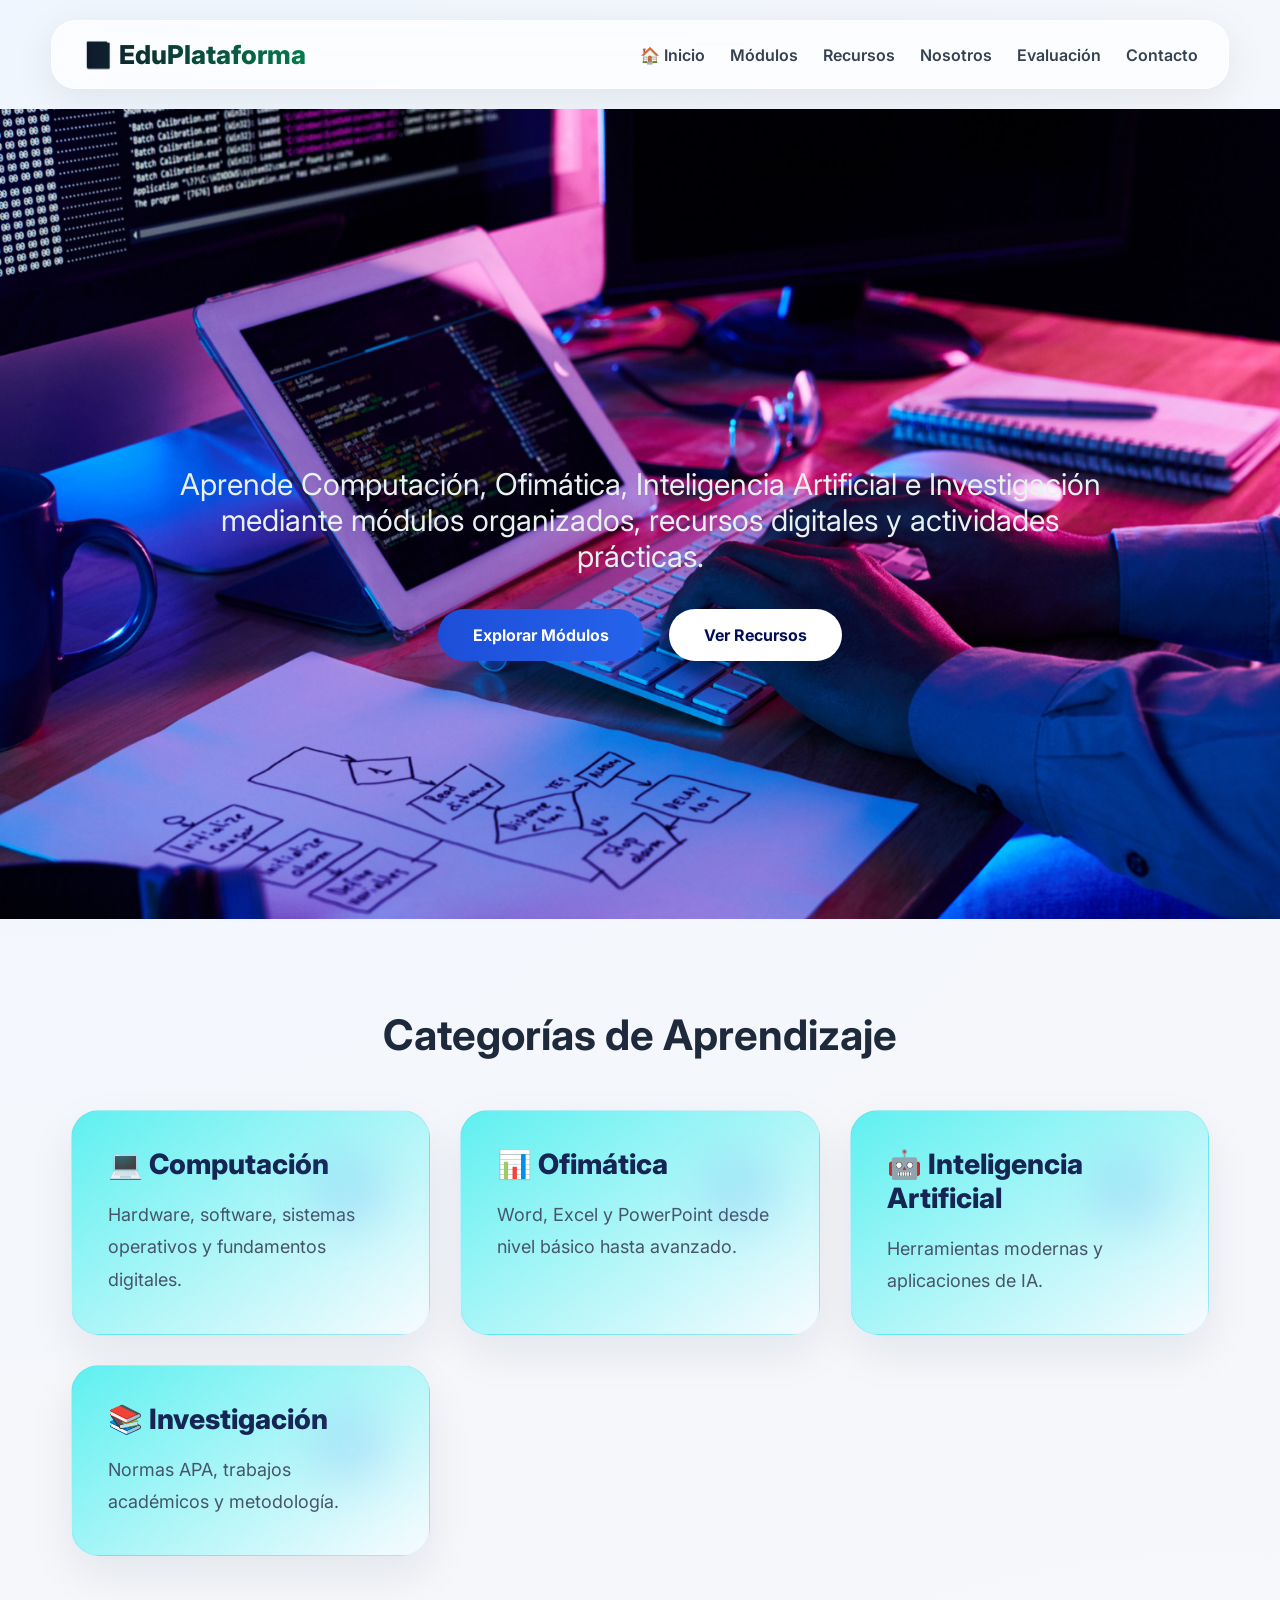
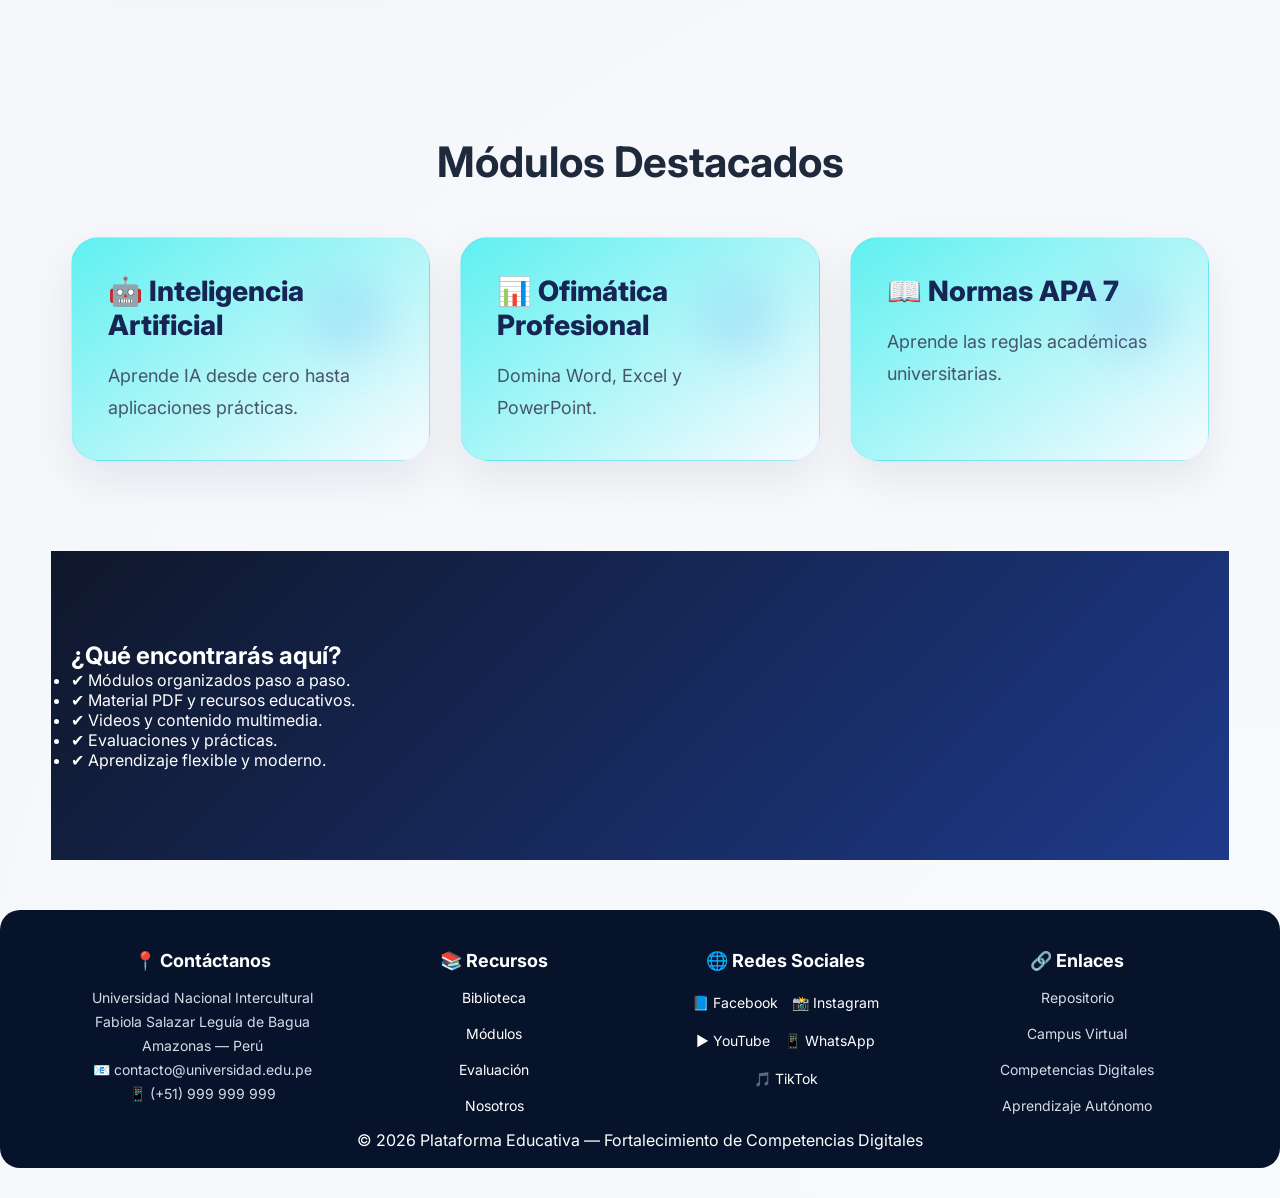
<file: index.html>
<!DOCTYPE html>
<html lang="es">

<head>
    <meta charset="UTF-8">
    <meta name="viewport" content="width=device-width, initial-scale=1.0">

    <title>Plataforma Educativa</title>

    <link rel="stylesheet" href="css/style.css">
    <link rel="stylesheet" href="css/responsive.css">
    <link rel="stylesheet" href="css/darkmode.css">

    <link href="https://fonts.googleapis.com/css2?family=Inter:wght@400;500;600;700;800&display=swap" rel="stylesheet">

</head>

<body>

    <!-- ======================
         NAVBAR
    ====================== -->
    <header class="navbar">

        <div class="logo">
            📘 EduPlataforma
        </div>

        <nav class="menu" id="menu">
            <a href="index.html">🏠 Inicio</a>
            <a href="pages/modules.html">Módulos</a>
            <a href="pages/recursos.html">Recursos</a>

            <a href="pages/nosotros.html">Nosotros</a>

            <a href="pages/evaluacion.html">Evaluación</a>
            <a href="#footer">Contacto</a>

        </nav>

        <button class="menu-btn" onclick="toggleMenu()">
            ☰
        </button>

    </header>

    <!-- ======================
         HERO
    ====================== -->
    <section class="hero">

        <div class="hero-content">

            <h1>
                Plataforma Educativa Digital
            </h1>

            <p>
                Aprende Computación, Ofimática, Inteligencia Artificial e Investigación
                mediante módulos organizados, recursos digitales y actividades prácticas.
            </p>

            <div class="hero-actions">

                <a href="pages/modules.html" class="btn btn-main">
                    Explorar Módulos
                </a>

                <a href="pages/recursos.html" class="btn btn-light">
                    Ver Recursos
                </a>

            </div>

        </div>

    </section>

    <!-- ======================
         CATEGORÍAS
    ====================== -->
    <section class="section">

        <h2 class="section-title">
            Categorías de Aprendizaje
        </h2>

        <div class="grid">

            <div class="card">
                <h3>💻 Computación</h3>
                <p>Hardware, software, sistemas operativos y fundamentos digitales.</p>
            </div>

            <div class="card">
                <h3>📊 Ofimática</h3>
                <p>Word, Excel y PowerPoint desde nivel básico hasta avanzado.</p>
            </div>

            <div class="card">
                <h3>🤖 Inteligencia Artificial</h3>
                <p>Herramientas modernas y aplicaciones de IA.</p>
            </div>

            <div class="card">
                <h3>📚 Investigación</h3>
                <p>Normas APA, trabajos académicos y metodología.</p>
            </div>

        </div>

    </section>

    <!-- ======================
         MÓDULOS DESTACADOS
    ====================== -->
    <section class="section">

        <h2 class="section-title">
            Módulos Destacados
        </h2>

        <div class="grid">

            <a href="modules/ia.html" class="card">
                <h3>🤖 Inteligencia Artificial</h3>
                <p>Aprende IA desde cero hasta aplicaciones prácticas.</p>
            </a>

            <a href="modules/ofimatica.html" class="card">
                <h3>📊 Ofimática Profesional</h3>
                <p>Domina Word, Excel y PowerPoint.</p>
            </a>

            <a href="modules/apa7.html" class="card">
                <h3>📖 Normas APA 7</h3>
                <p>Aprende las reglas académicas universitarias.</p>
            </a>

        </div>

    </section>

    <!-- ======================
         INFORMACIÓN
    ====================== -->
    <section class="section info">

        <h2>
            ¿Qué encontrarás aquí?
        </h2>

        <ul class="info-list">
            <li>✔ Módulos organizados paso a paso.</li>
            <li>✔ Material PDF y recursos educativos.</li>
            <li>✔ Videos y contenido multimedia.</li>
            <li>✔ Evaluaciones y prácticas.</li>
            <li>✔ Aprendizaje flexible y moderno.</li>
        </ul>

    </section>

    <!-- ======================
         FOOTER
    ====================== -->

    <footer id="footer" class="footer">

<div class="footer-grid">

<div class="footer-column">

<h3>📍 Contáctanos</h3>

<p>Universidad Nacional Intercultural</p>

<p>Fabiola Salazar Leguía de Bagua</p>

<p>Amazonas — Perú</p>

<p>📧 contacto@universidad.edu.pe</p>

<p>📱 (+51) 999 999 999</p>

</div>


<div class="footer-column">

<h3>📚 Recursos</h3>

<ul>

<li>
<a href="pages/recursos.html">
Biblioteca
</a>
</li>

<li>
<a href="pages/modules.html">
Módulos
</a>
</li>

<li>
<a href="pages/evaluacion.html">
Evaluación
</a>
</li>

<li>
<a href="pages/nosotros.html">
Nosotros
</a>
</li>

</ul>

</div>


<div class="footer-column">

<h3>🌐 Redes Sociales</h3>

<div class="socials">

<a href="#">
📘 Facebook
</a>

<a href="#">
📸 Instagram
</a>

<a href="#">
▶ YouTube
</a>

<a href="#">
📱 WhatsApp
</a>

<a href="#">
🎵 TikTok
</a>

</div>

</div>


<div class="footer-column">

<h3>🔗 Enlaces</h3>

<ul>

<li>Repositorio</li>

<li>Campus Virtual</li>

<li>Competencias Digitales</li>

<li>Aprendizaje Autónomo</li>

</ul>

</div>

</div>


<div class="footer-bottom">

<p>

© 2026 Plataforma Educativa —
Fortalecimiento de Competencias Digitales

</p>

</div>

</footer>


    <script src="js/main.js"></script>

</body>

</html>
</file>
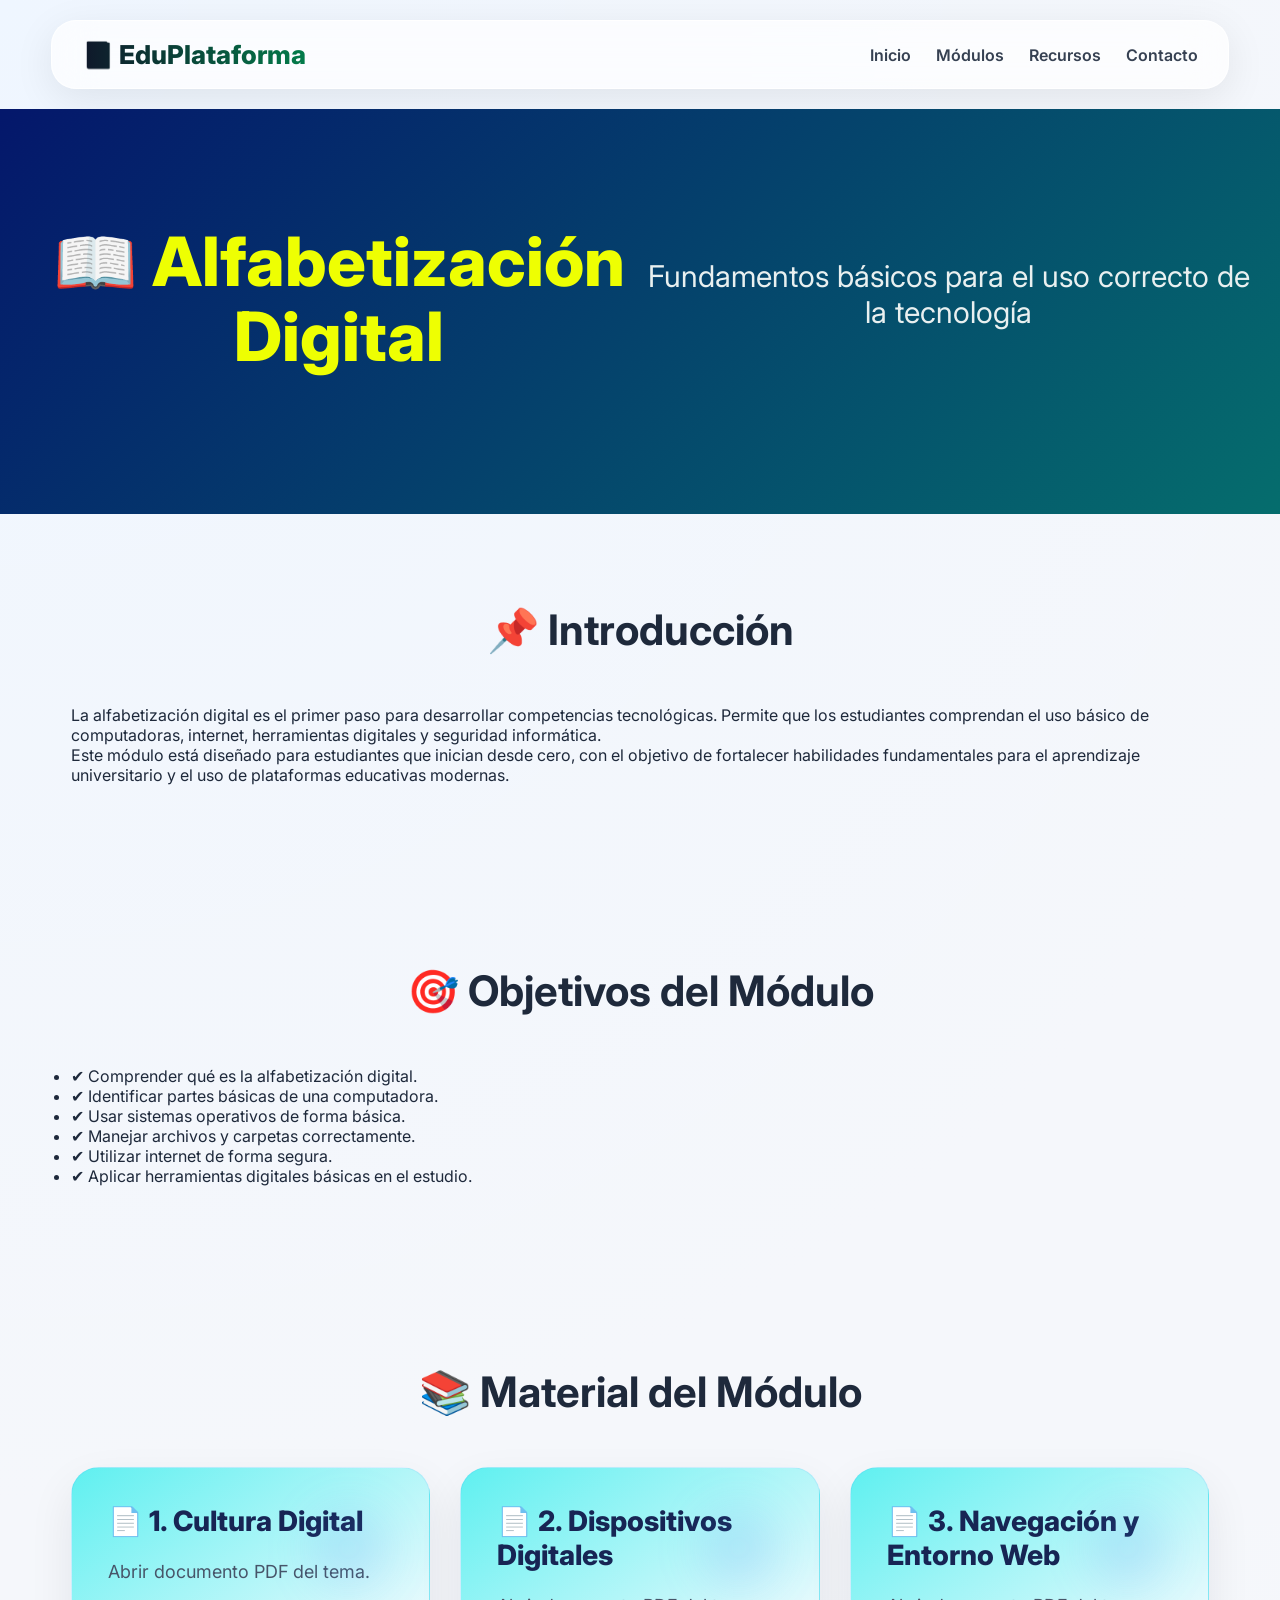
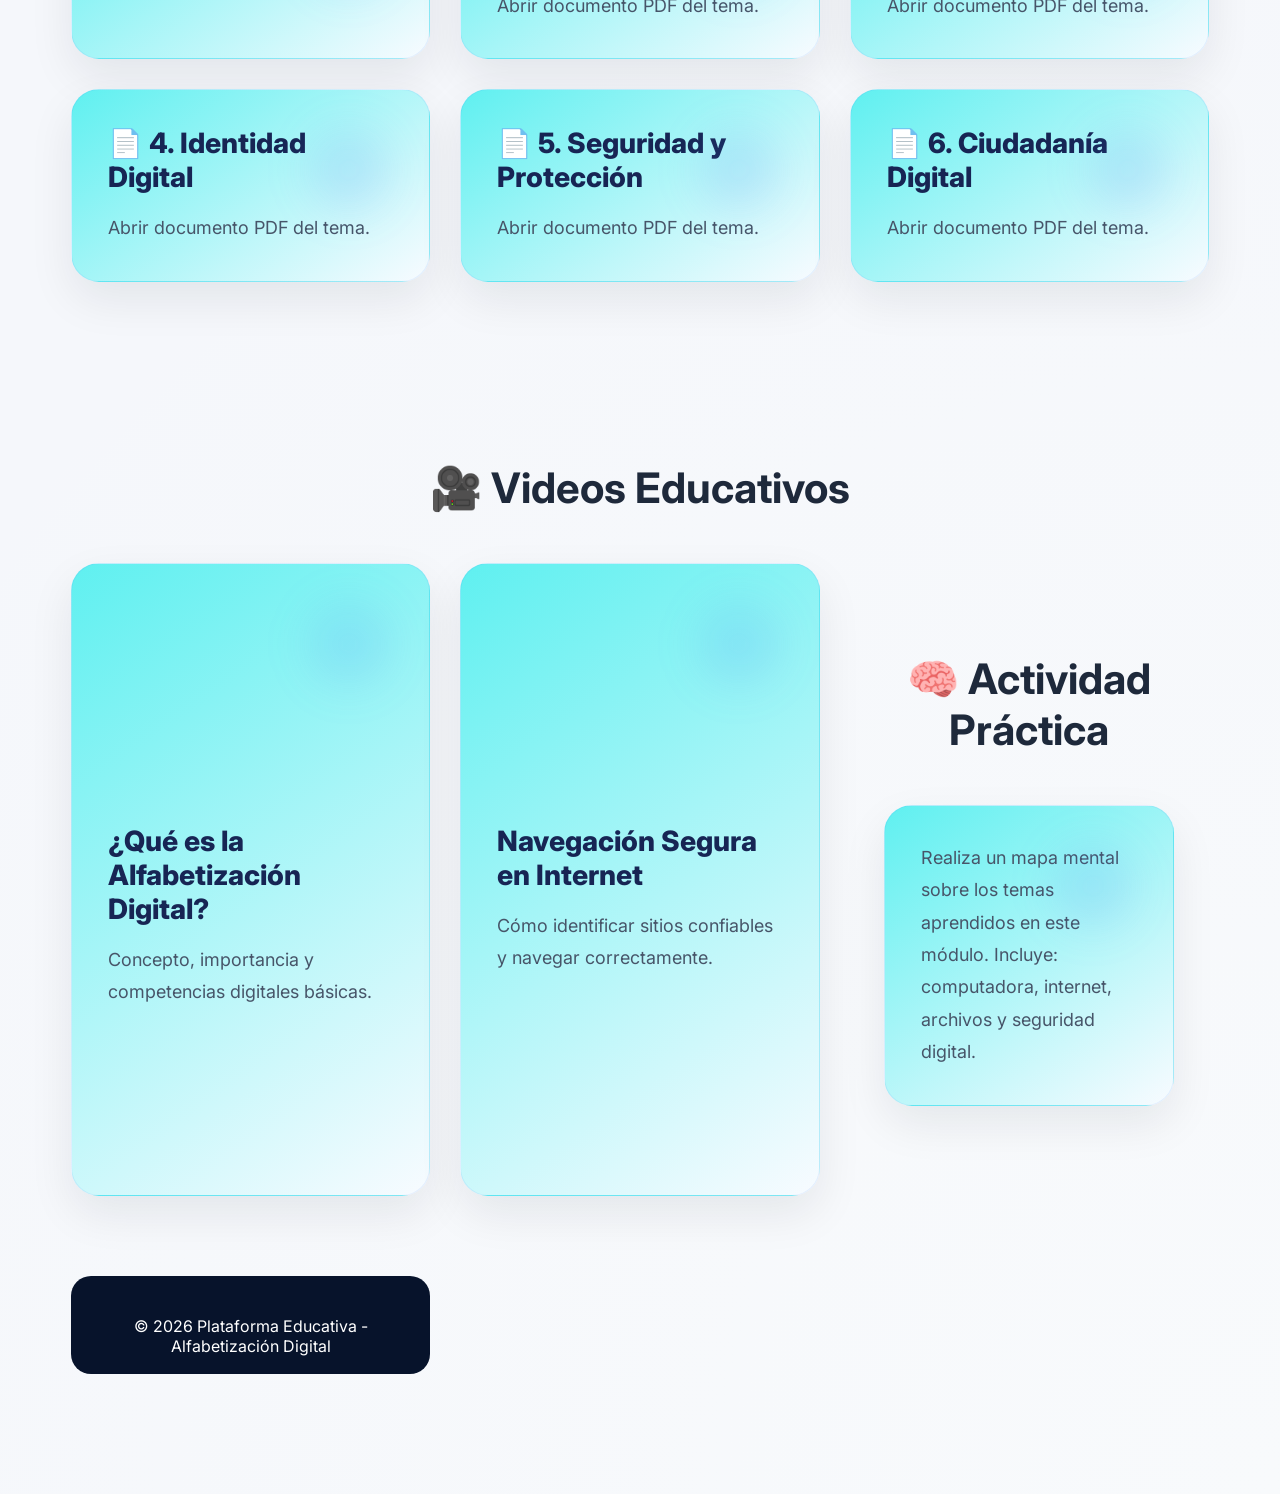
<file: modules/alfabetizacion.html>
<!DOCTYPE html>
<html lang="es">
<head>
  <meta charset="UTF-8">
  <title>Alfabetización Digital</title>
  <link rel="stylesheet" href="../css/style.css">
</head>

<body>

<!-- NAVBAR (puedes reutilizar el tuyo) -->
<header class="navbar">
  <div class="logo">📘 EduPlataforma</div>

  <nav>
    <a href="../index.html">Inicio</a>
    <a href="../pages/modules.html">Módulos</a>
    <a href="../pages/recursos.html">Recursos</a>
    <a href="../pages/contacto.html">Contacto</a>
  </nav>
</header>

<!-- HERO -->
<section class="hero small">
  <h1>📖 Alfabetización Digital</h1>
  <p>Fundamentos básicos para el uso correcto de la tecnología</p>
</section>

<!-- INTRODUCCIÓN -->
<section class="section">

  <h2 class="section-title">📌 Introducción</h2>

  <p>
    La alfabetización digital es el primer paso para desarrollar competencias tecnológicas.
    Permite que los estudiantes comprendan el uso básico de computadoras, internet,
    herramientas digitales y seguridad informática.
  </p>

  <p>
    Este módulo está diseñado para estudiantes que inician desde cero, con el objetivo
    de fortalecer habilidades fundamentales para el aprendizaje universitario y el uso
    de plataformas educativas modernas.
  </p>

</section>

<!-- OBJETIVOS -->
<section class="section">

  <h2 class="section-title">🎯 Objetivos del Módulo</h2>

  <ul>
    <li>✔ Comprender qué es la alfabetización digital.</li>
    <li>✔ Identificar partes básicas de una computadora.</li>
    <li>✔ Usar sistemas operativos de forma básica.</li>
    <li>✔ Manejar archivos y carpetas correctamente.</li>
    <li>✔ Utilizar internet de forma segura.</li>
    <li>✔ Aplicar herramientas digitales básicas en el estudio.</li>
  </ul>

</section>

<!-- CONTENIDO TEÓRICO -->

<section class="section">

<h2 class="section-title">
📚 Material del Módulo
</h2>

<div class="grid">

<a
href="../assets/pdf/alfabetizacion/cultura-digital.pdf"
target="_blank"
class="card">

<h3>
📄 1. Cultura Digital
</h3>

<p>
Abrir documento PDF del tema.
</p>

</a>

<a
href="../assets/pdf/alfabetizacion/dispositivos-digitales.pdf"
target="_blank"
class="card">

<h3>
📄 2. Dispositivos Digitales
</h3>

<p>
Abrir documento PDF del tema.
</p>

</a>

<a
href="../assets/pdf/alfabetizacion/navegacion-web.pdf"
target="_blank"
class="card">

<h3>
📄 3. Navegación y Entorno Web
</h3>

<p>
Abrir documento PDF del tema.
</p>

</a>

<a
href="../assets/pdf/alfabetizacion/identidad-digital.pdf"
target="_blank"
class="card">

<h3>
📄 4. Identidad Digital
</h3>

<p>
Abrir documento PDF del tema.
</p>

</a>

<a
href="../assets/pdf/alfabetizacion/seguridad-digital.pdf"
target="_blank"
class="card">

<h3>
📄 5. Seguridad y Protección
</h3>

<p>
Abrir documento PDF del tema.
</p>

</a>

<a
href="../assets/pdf/alfabetizacion/ciudadania-digital.pdf"
target="_blank"
class="card">

<h3>
📄 6. Ciudadanía Digital
</h3>

<p>
Abrir documento PDF del tema.
</p>

</a>

</div>

</section>

<!-- VIDEOS EDUCATIVOS -->
<section class="section">

  <h2 class="section-title">
    🎥 Videos Educativos
  </h2>

  <div class="grid">

    <!-- VIDEO 1 -->
    <div class="card video-card">

      <div class="video-box">
        
        <iframe width="100%" height="220" src="https://www.youtube.com/embed/N_PieDGcG40?si=28QCI86GlW84PtUr" title="YouTube video player" frameborder="0" allow="accelerometer; autoplay; clipboard-write; encrypted-media; gyroscope; picture-in-picture; web-share" referrerpolicy="strict-origin-when-cross-origin" allowfullscreen></iframe>
        
      </div>

      <h3>
        ¿Qué es la Alfabetización Digital?
      </h3>

      <p>
        Concepto, importancia y competencias digitales básicas.
      </p>

    </div>

    <!-- VIDEO 2 -->
    <div class="card video-card">

      <div class="video-box">

        <iframe width="100%" height="220" src="https://www.youtube.com/embed/elnnJQnhuyI?si=7DukQxIfxm8FWxuW" title="YouTube video player" frameborder="0" allow="accelerometer; autoplay; clipboard-write; encrypted-media; gyroscope; picture-in-picture; web-share" referrerpolicy="strict-origin-when-cross-origin" allowfullscreen></iframe>
        
      </div>

      <h3>
        Navegación Segura en Internet
      </h3>

      <p>
        Cómo identificar sitios confiables y navegar correctamente.
      </p>

    </div>
  

<!-- ACTIVIDAD -->
<section class="section">

  <h2 class="section-title">🧠 Actividad Práctica</h2>

  <div class="card">
    <p>
      Realiza un mapa mental sobre los temas aprendidos en este módulo.
      Incluye: computadora, internet, archivos y seguridad digital.
    </p>
  </div> 

</section>

<!-- FOOTER -->
<footer class="footer">
  <p>© 2026 Plataforma Educativa - Alfabetización Digital</p>
</footer>

</body>
</html>
</file>
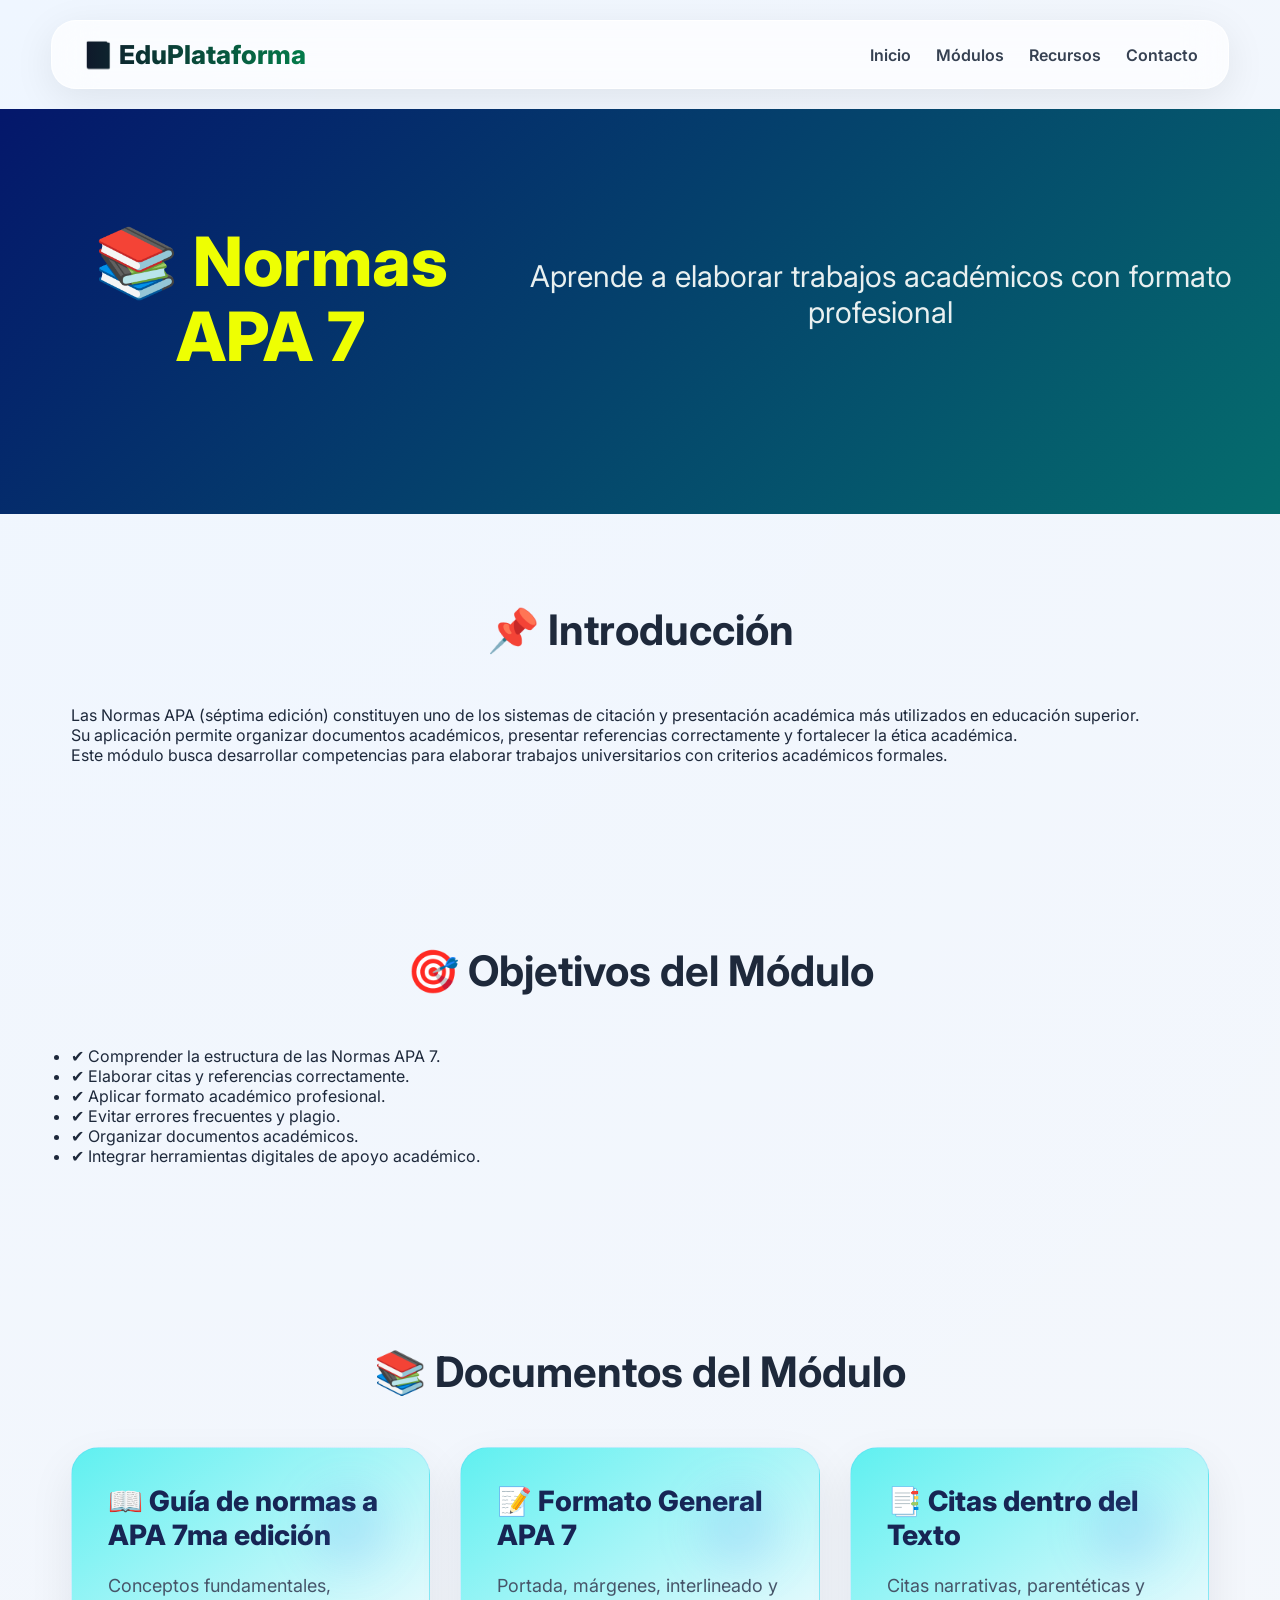
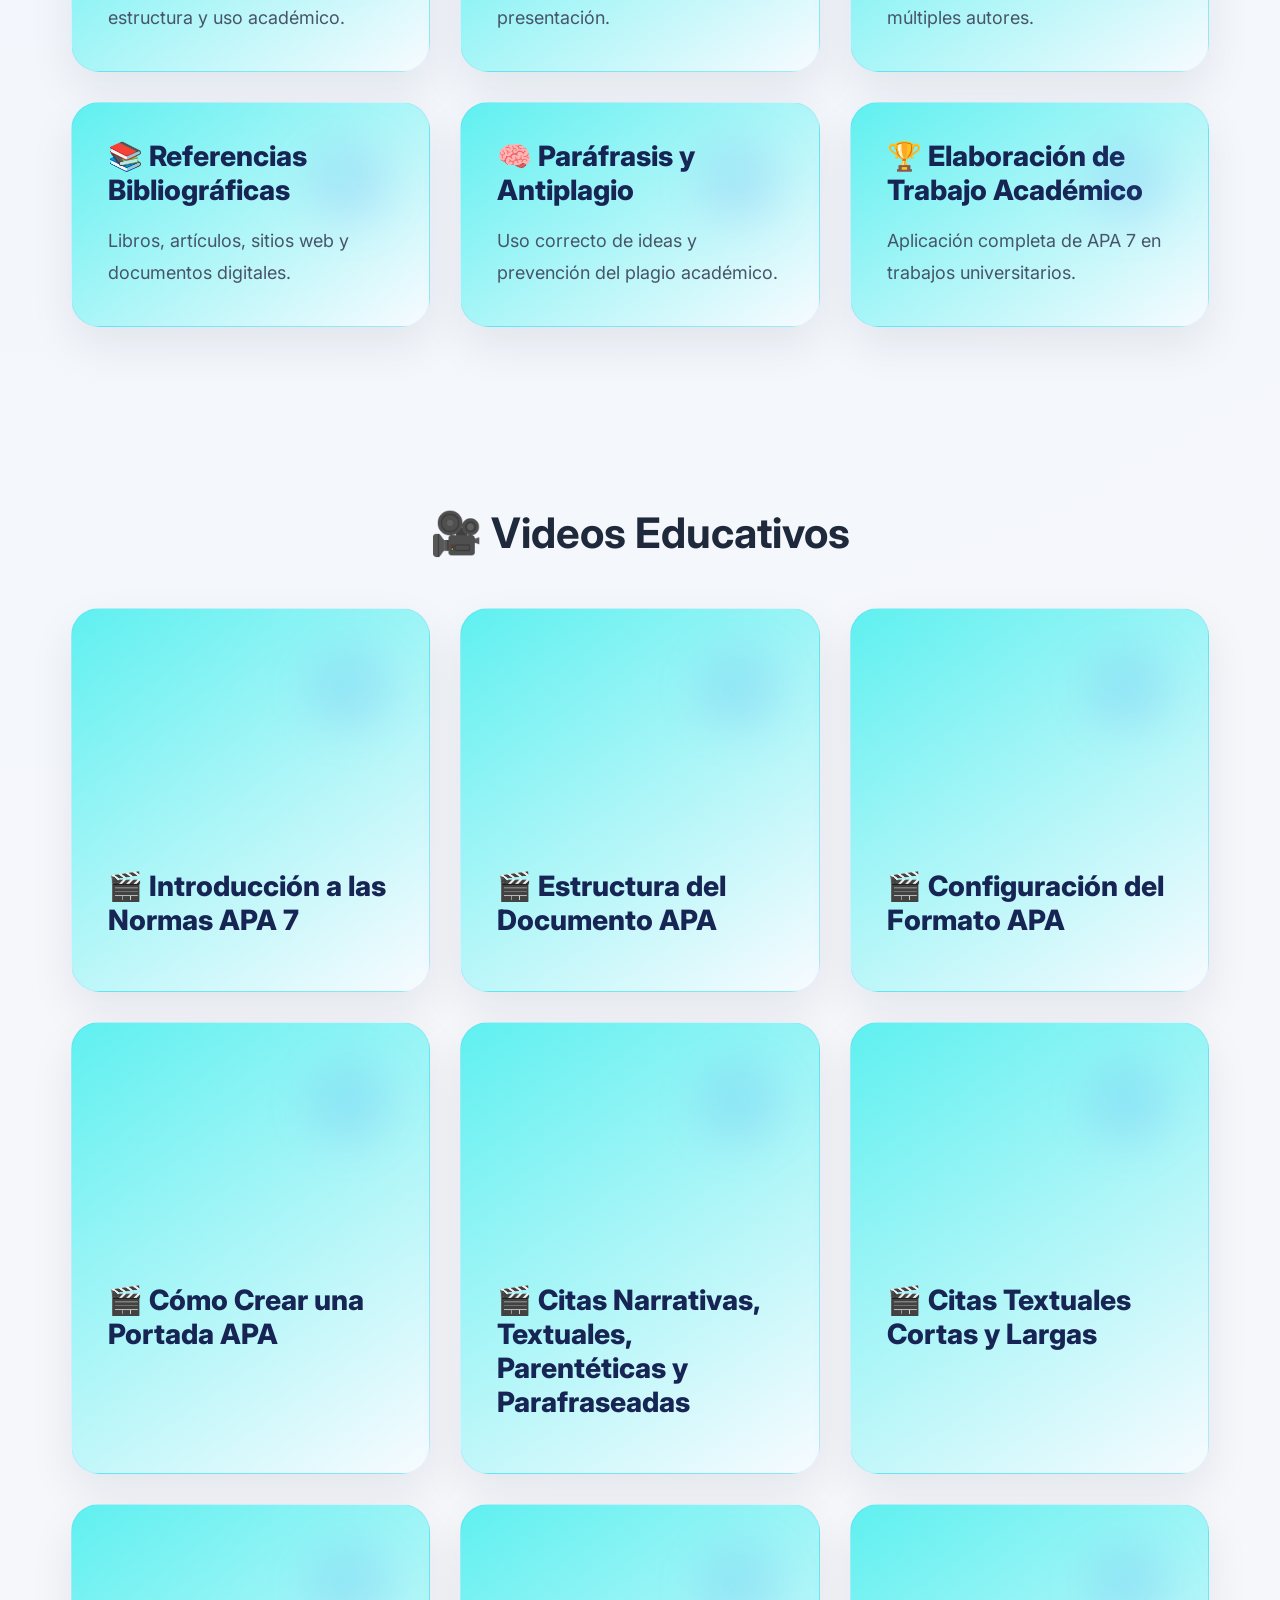
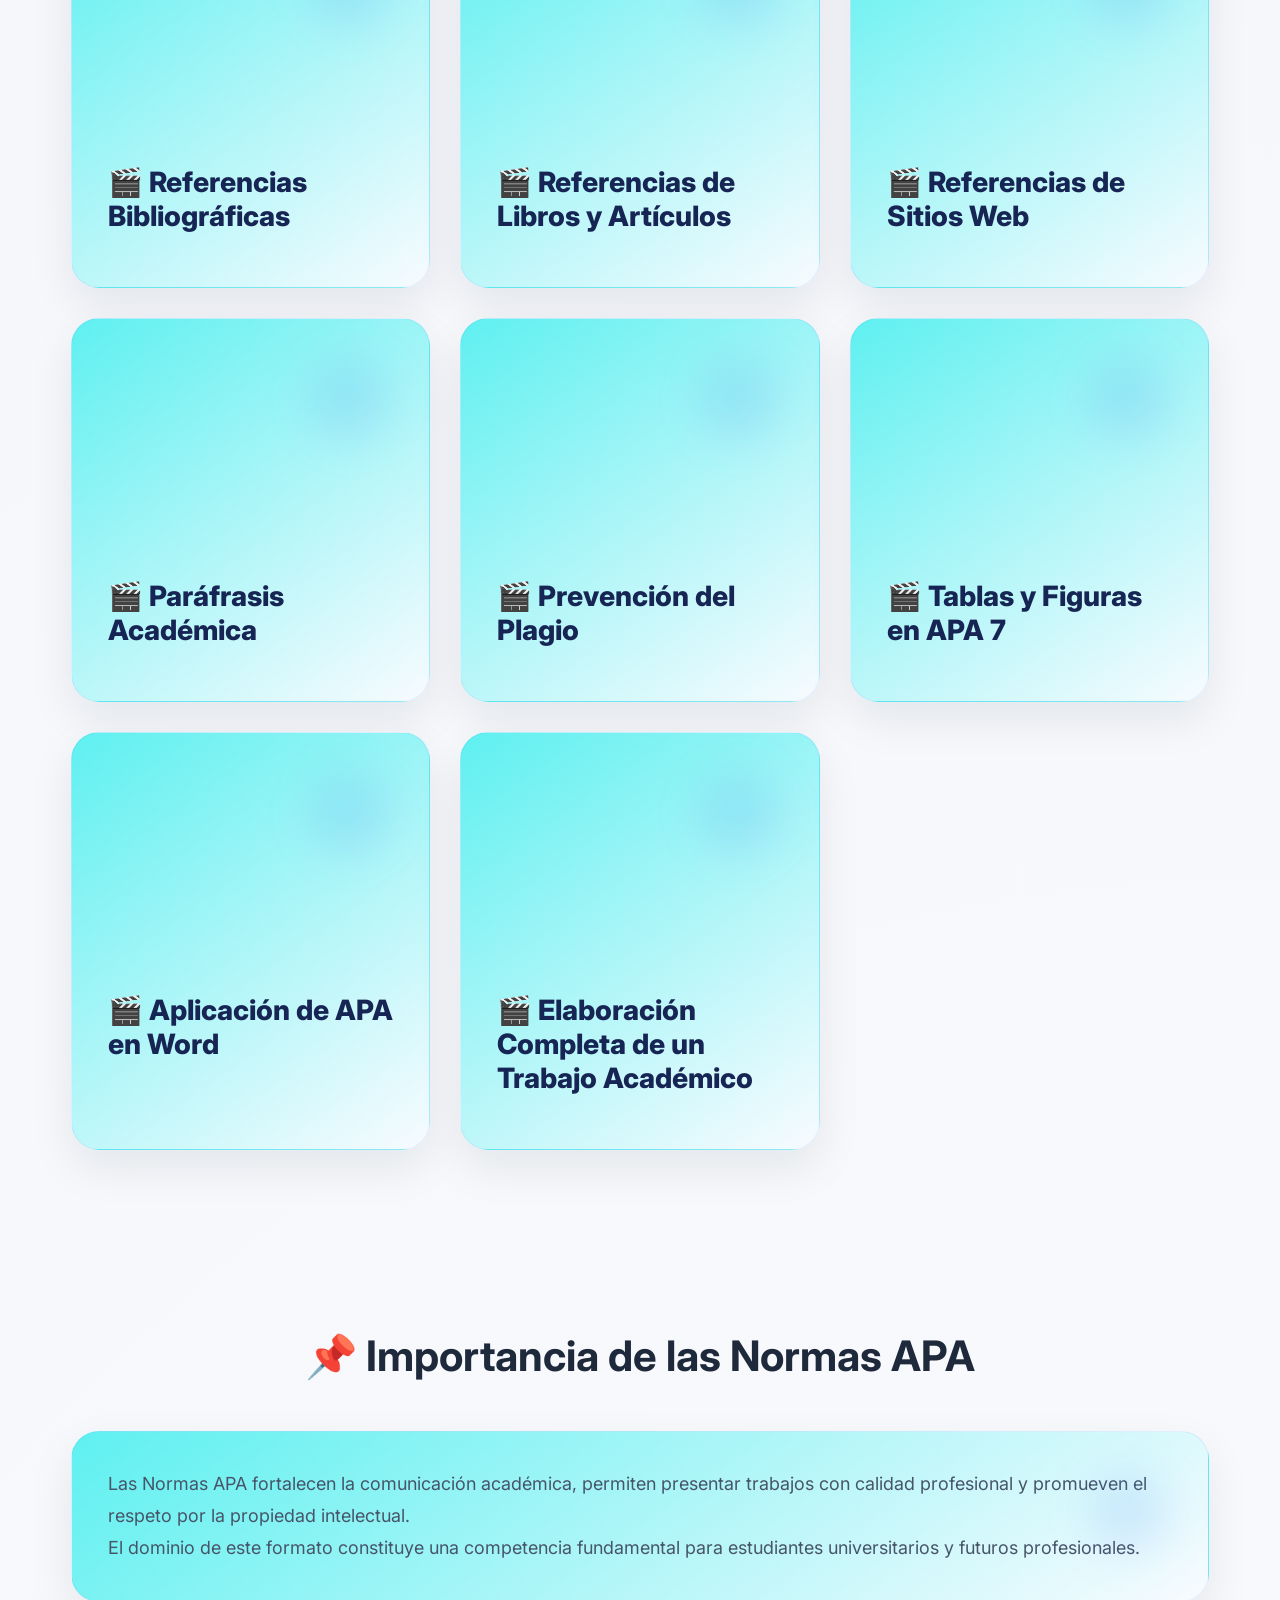
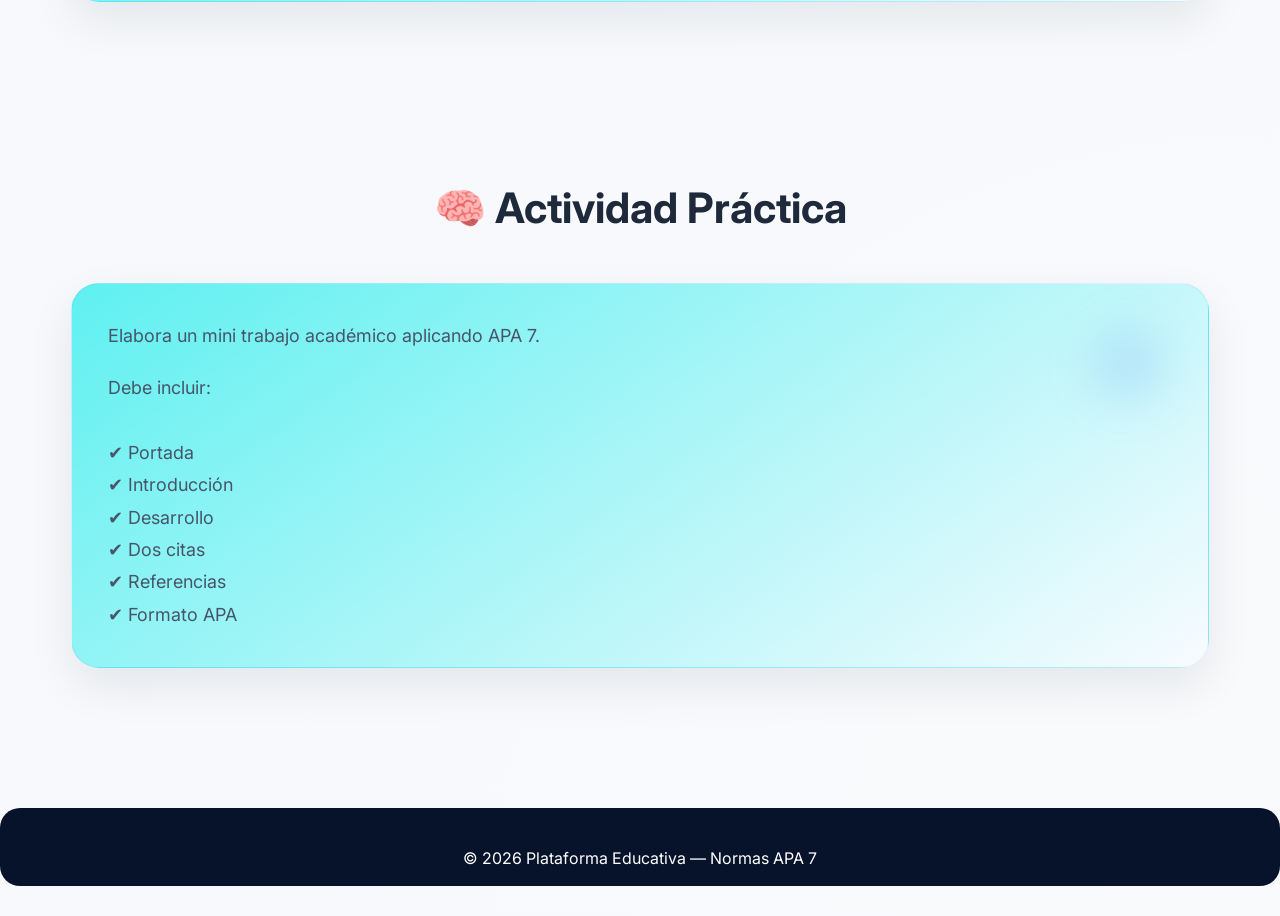
<file: modules/apa7.html>
<!DOCTYPE html>

<html lang="es">

<head>

<meta charset="UTF-8">

<title>Normas APA 7</title>

<link rel="stylesheet" href="../css/style.css">

</head>

<body>

<!-- NAVBAR -->

<header class="navbar">

<div class="logo">
📘 EduPlataforma
</div>

<nav>

<a href="../index.html">Inicio</a> <a href="../pages/modules.html">Módulos</a> <a href="../pages/recursos.html">Recursos</a> <a href="../pages/contacto.html">Contacto</a>

</nav>

</header>

<!-- HERO -->

<section class="hero small">

<h1>
📚 Normas APA 7
</h1>

<p>

Aprende a elaborar trabajos académicos con formato profesional

</p>

</section>

<!-- INTRODUCCIÓN -->

<section class="section">

<h2 class="section-title">

📌 Introducción

</h2>

<p>

Las Normas APA (séptima edición) constituyen uno de los sistemas
de citación y presentación académica más utilizados en educación superior.

</p>

<p>

Su aplicación permite organizar documentos académicos,
presentar referencias correctamente y fortalecer la ética académica.

</p>

<p>

Este módulo busca desarrollar competencias para elaborar
trabajos universitarios con criterios académicos formales.

</p>

</section>

<!-- OBJETIVOS -->

<section class="section">

<h2 class="section-title">

🎯 Objetivos del Módulo

</h2>

<ul>

<li>✔ Comprender la estructura de las Normas APA 7.</li>

<li>✔ Elaborar citas y referencias correctamente.</li>

<li>✔ Aplicar formato académico profesional.</li>

<li>✔ Evitar errores frecuentes y plagio.</li>

<li>✔ Organizar documentos académicos.</li>

<li>✔ Integrar herramientas digitales de apoyo académico.</li>

</ul>

</section>

<!-- DOCUMENTOS DEL MÓDULO -->

<section class="section">

<h2 class="section-title">
📚 Documentos del Módulo
</h2>

<div class="grid">

<!-- DOCUMENTO 1 -->

<a href="../assets/imagespdf/Guia-Normas-APA-7ma-edicion.pdf"
class="card"
target="_blank">

<h3>
📖 Guía de normas  a APA 7ma edición
</h3>

<p>
Conceptos fundamentales,
estructura y uso académico.
</p>

</a>

<!-- DOCUMENTO 2 -->

<a href="../assets/pdf/formato-general-apa7.pdf"
class="card"
target="_blank">

<h3>
📝 Formato General APA 7
</h3>

<p>
Portada, márgenes,
interlineado y presentación.
</p>

</a>

<!-- DOCUMENTO 3 -->

<a href="../assets/pdf/citas-texto-apa7.pdf"
class="card"
target="_blank">

<h3>
📑 Citas dentro del Texto
</h3>

<p>
Citas narrativas,
parentéticas y múltiples autores.
</p>

</a>

<!-- DOCUMENTO 4 -->

<a href="../assets/pdf/referencias-apa7.pdf"
class="card"
target="_blank">

<h3>
📚 Referencias Bibliográficas
</h3>

<p>
Libros, artículos,
sitios web y documentos digitales.
</p>

</a>

<!-- DOCUMENTO 5 -->

<a href="../assets/pdf/parafrasis-plagio.pdf"
class="card"
target="_blank">

<h3>
🧠 Paráfrasis y Antiplagio
</h3>

<p>
Uso correcto de ideas
y prevención del plagio académico.
</p>

</a>

<!-- DOCUMENTO 6 -->

<a href="../assets/pdf/trabajo-academico-apa7.pdf"
class="card"
target="_blank">

<h3>
🏆 Elaboración de Trabajo Académico
</h3>

<p>
Aplicación completa
de APA 7 en trabajos universitarios.
</p>

</a>

</div>

</section>


<!-- VIDEOS EDUCATIVOS -->

<section class="section">

  <h2 class="section-title">
    🎥 Videos Educativos
  </h2>

  <div class="grid">

    <div class="card video-card">
      <iframe width="100%" height="220"
        src="https://www.youtube.com/embed/MyKCLY5iLgU?si=jMUNc9dJ7inhjNKr"
        title="Introducción a Normas APA 7"
        frameborder="0"
        allow="accelerometer; autoplay; clipboard-write; encrypted-media; gyroscope; picture-in-picture; web-share"
        referrerpolicy="strict-origin-when-cross-origin"
        allowfullscreen>
      </iframe>
      <h3>🎬 Introducción a las Normas APA 7</h3>
    </div>

    <div class="card video-card">
      <iframe width="100%" height="220"
        src="https://www.youtube.com/embed/ogvE-ZX834I?si=o1AciWZum0eTGNcI"
        title="Estructura del Documento APA"
        frameborder="0"
        allow="accelerometer; autoplay; clipboard-write; encrypted-media; gyroscope; picture-in-picture; web-share"
        referrerpolicy="strict-origin-when-cross-origin"
        allowfullscreen>
      </iframe>
      <h3>🎬 Estructura del Documento APA</h3>
    </div>

    <div class="card video-card">
      <iframe width="100%" height="220"
        src="https://www.youtube.com/embed/nckeET4eSlk?si=raWfwk3xlnMdxKgs"
        title="Configuración del Formato APA"
        frameborder="0"
        allow="accelerometer; autoplay; clipboard-write; encrypted-media; gyroscope; picture-in-picture; web-share"
        referrerpolicy="strict-origin-when-cross-origin"
        allowfullscreen>
      </iframe>
      <h3>🎬 Configuración del Formato APA</h3>
    </div>

    <div class="card video-card">
      <iframe width="100%" height="220"
        src="https://www.youtube.com/embed/XHgu14TMvUc?si=WcyeCq40iBm9VoTw"
        title="Portada APA"
        frameborder="0"
        allow="accelerometer; autoplay; clipboard-write; encrypted-media; gyroscope; picture-in-picture; web-share"
        referrerpolicy="strict-origin-when-cross-origin"
        allowfullscreen>
      </iframe>
      <h3>🎬 Cómo Crear una Portada APA</h3>
    </div>

    <div class="card video-card">
      <iframe width="100%" height="220"
        src="https://www.youtube.com/embed/L-THDFoss9A?si=wYcLvzjET0zc49Zv"
        title="Tipos de Citas APA"
        frameborder="0"
        allow="accelerometer; autoplay; clipboard-write; encrypted-media; gyroscope; picture-in-picture; web-share"
        referrerpolicy="strict-origin-when-cross-origin"
        allowfullscreen>
      </iframe>
      <h3>🎬 Citas Narrativas, Textuales, Parentéticas y Parafraseadas</h3>
    </div>

    <div class="card video-card">
      <iframe width="100%" height="220"
        src="https://www.youtube.com/embed/legTqP5vtOo?si=c9DVNF1AFiTYGbr-"
        title="Citas Cortas y Largas"
        frameborder="0"
        allow="accelerometer; autoplay; clipboard-write; encrypted-media; gyroscope; picture-in-picture; web-share"
        referrerpolicy="strict-origin-when-cross-origin"
        allowfullscreen>
      </iframe>
      <h3>🎬 Citas Textuales Cortas y Largas</h3>
    </div>

    <div class="card video-card">
      <iframe width="100%" height="220"
        src="https://www.youtube.com/embed/HZzIcjXoHjM?si=z_99-s9FeA_xYwIv"
        title="Referencias Bibliográficas"
        frameborder="0"
        allow="accelerometer; autoplay; clipboard-write; encrypted-media; gyroscope; picture-in-picture; web-share"
        referrerpolicy="strict-origin-when-cross-origin"
        allowfullscreen>
      </iframe>
      <h3>🎬 Referencias Bibliográficas</h3>
    </div>

    <div class="card video-card">
      <iframe width="100%" height="220"
        src="https://www.youtube.com/embed/UQ6FE2bv_6k?si=TFTVihD-zUXzmbJI"
        title="Libros y Artículos"
        frameborder="0"
        allow="accelerometer; autoplay; clipboard-write; encrypted-media; gyroscope; picture-in-picture; web-share"
        referrerpolicy="strict-origin-when-cross-origin"
        allowfullscreen>
      </iframe>
      <h3>🎬 Referencias de Libros y Artículos</h3>
    </div>

    <div class="card video-card">
      <iframe width="100%" height="220"
        src="https://www.youtube.com/embed/OUD3sP_vJp0?si=d7her4ocoVBcaEjK"
        title="Referencias de Sitios Web"
        frameborder="0"
        allow="accelerometer; autoplay; clipboard-write; encrypted-media; gyroscope; picture-in-picture; web-share"
        referrerpolicy="strict-origin-when-cross-origin"
        allowfullscreen>
      </iframe>
      <h3>🎬 Referencias de Sitios Web</h3>
    </div>

    <div class="card video-card">
      <iframe width="100%" height="220"
        src="https://www.youtube.com/embed/geBiUY2ix9I?si=-YHBQ9yjmACkbb9J"
        title="Paráfrasis Académica"
        frameborder="0"
        allow="accelerometer; autoplay; clipboard-write; encrypted-media; gyroscope; picture-in-picture; web-share"
        referrerpolicy="strict-origin-when-cross-origin"
        allowfullscreen>
      </iframe>
      <h3>🎬 Paráfrasis Académica</h3>
    </div>

    <div class="card video-card">
      <iframe width="100%" height="220"
        src="https://www.youtube.com/embed/oyOSLIdmtik?si=RnjCxNsQ3hWcA2Bo"
        title="Prevención del Plagio"
        frameborder="0"
        allow="accelerometer; autoplay; clipboard-write; encrypted-media; gyroscope; picture-in-picture; web-share"
        referrerpolicy="strict-origin-when-cross-origin"
        allowfullscreen>
      </iframe>
      <h3>🎬 Prevención del Plagio</h3>
    </div>

    <div class="card video-card">
      <iframe width="100%" height="220"
        src="https://www.youtube.com/embed/7Qx5NenVJTY?si=PhuReQKdfS4QgHGG"
        title="Tablas y Figuras APA"
        frameborder="0"
        allow="accelerometer; autoplay; clipboard-write; encrypted-media; gyroscope; picture-in-picture; web-share"
        referrerpolicy="strict-origin-when-cross-origin"
        allowfullscreen>
      </iframe>
      <h3>🎬 Tablas y Figuras en APA 7</h3>
    </div>

    <div class="card video-card">
      <iframe width="100%" height="220"
        src="https://www.youtube.com/embed/8W5OHhGa4pA?si=dBw9dI2cKL3akDJr"
        title="APA en Word"
        frameborder="0"
        allow="accelerometer; autoplay; clipboard-write; encrypted-media; gyroscope; picture-in-picture; web-share"
        referrerpolicy="strict-origin-when-cross-origin"
        allowfullscreen>
      </iframe>
      <h3>🎬 Aplicación de APA en Word</h3>
    </div>

    <div class="card video-card">
      <iframe width="100%" height="220"
        src="https://www.youtube.com/embed/ogvE-ZX834I?si=FZ4IiadQlEqUUr-s"
        title="Trabajo Académico Completo"
        frameborder="0"
        allow="accelerometer; autoplay; clipboard-write; encrypted-media; gyroscope; picture-in-picture; web-share"
        referrerpolicy="strict-origin-when-cross-origin"
        allowfullscreen>
      </iframe>
      <h3>🎬 Elaboración Completa de un Trabajo Académico</h3>
    </div>

  </div>

</section>


  

<!-- IMPORTANCIA -->

<section class="section">

<h2 class="section-title">

📌 Importancia de las Normas APA

</h2>

<div class="card">

<p>

Las Normas APA fortalecen la comunicación académica,
permiten presentar trabajos con calidad profesional
y promueven el respeto por la propiedad intelectual.

</p>

<p>

El dominio de este formato constituye una competencia
fundamental para estudiantes universitarios y futuros profesionales.

</p>

</div>

</section>

<!-- ACTIVIDAD -->

<section class="section">

<h2 class="section-title">

🧠 Actividad Práctica

</h2>

<div class="card">

<p>

Elabora un mini trabajo académico aplicando APA 7.

</p>

<br>

<p>

Debe incluir:

<br><br>

✔ Portada

<br>

✔ Introducción

<br>

✔ Desarrollo

<br>

✔ Dos citas

<br>

✔ Referencias

<br>

✔ Formato APA

</p>

</div>

</section>

<!-- FOOTER -->

<footer class="footer">

<p>

© 2026 Plataforma Educativa — Normas APA 7

</p>

</footer>

</body>

</html>
</file>
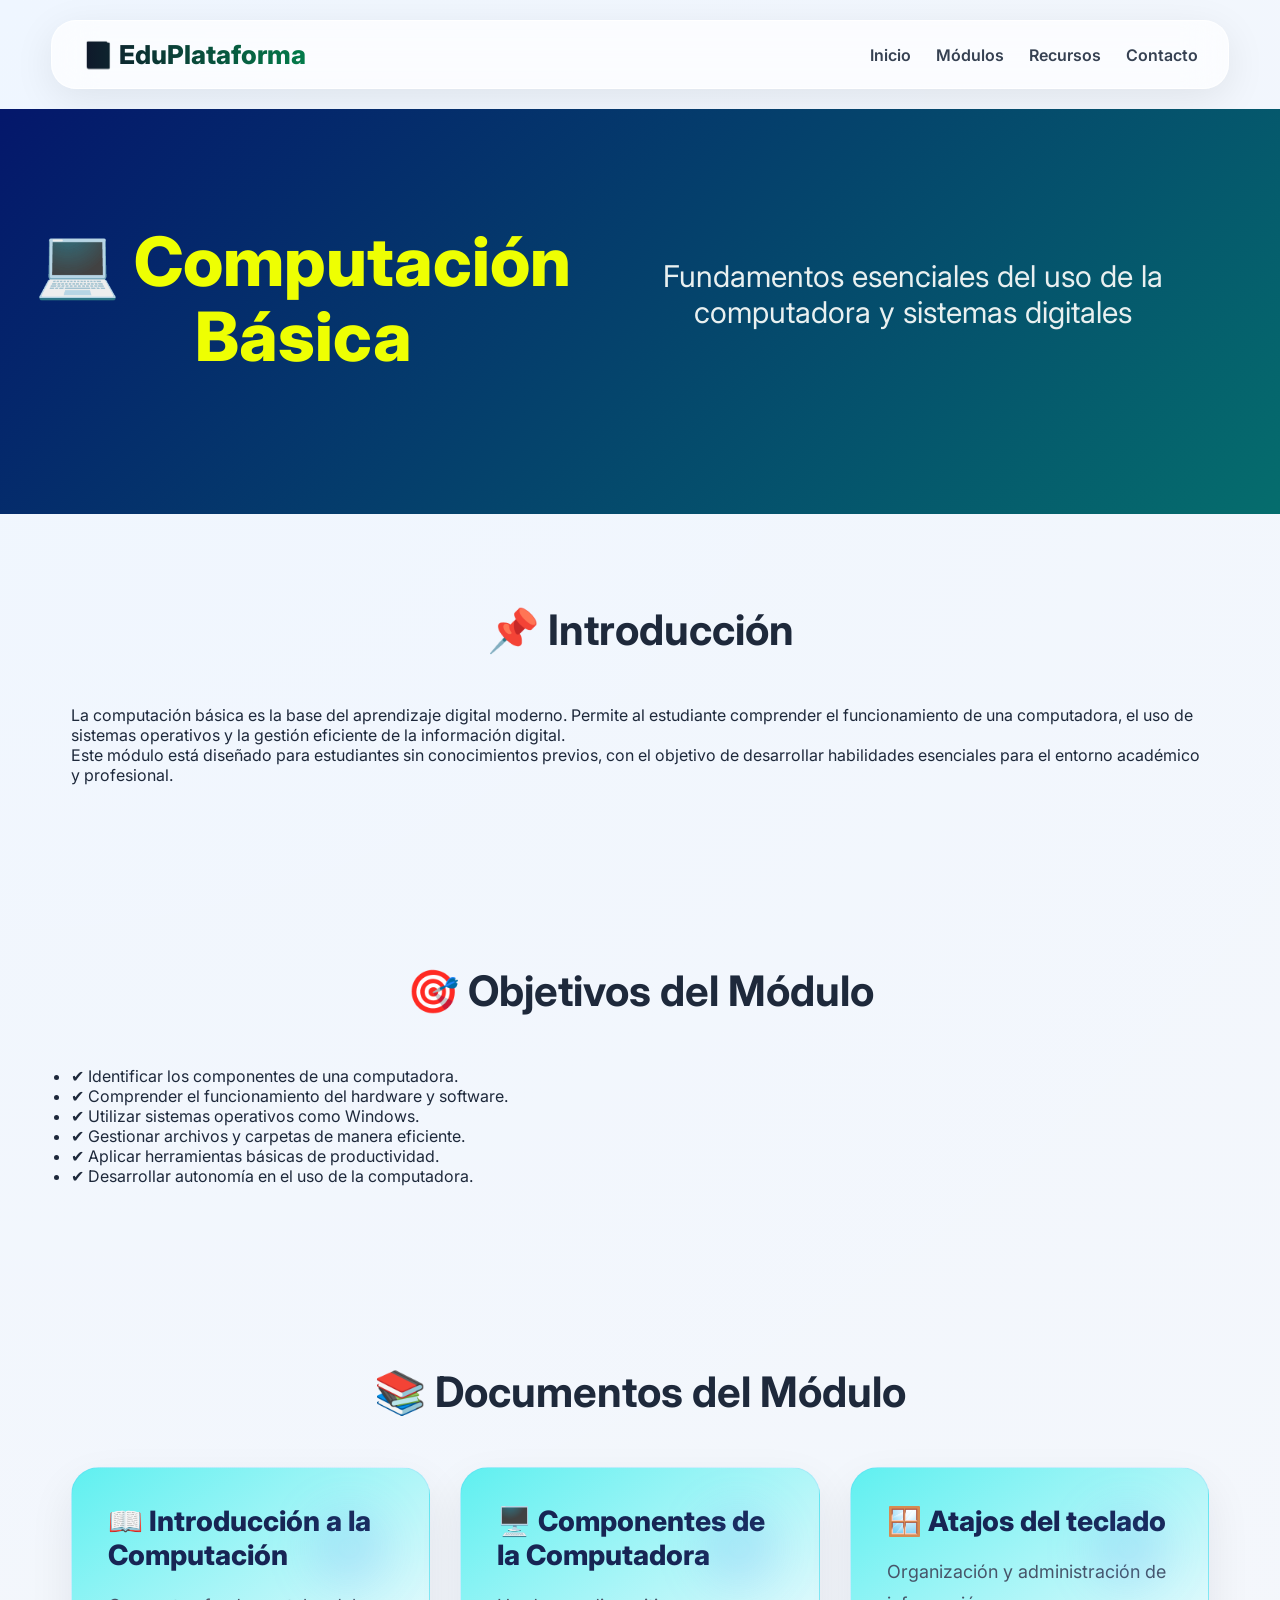
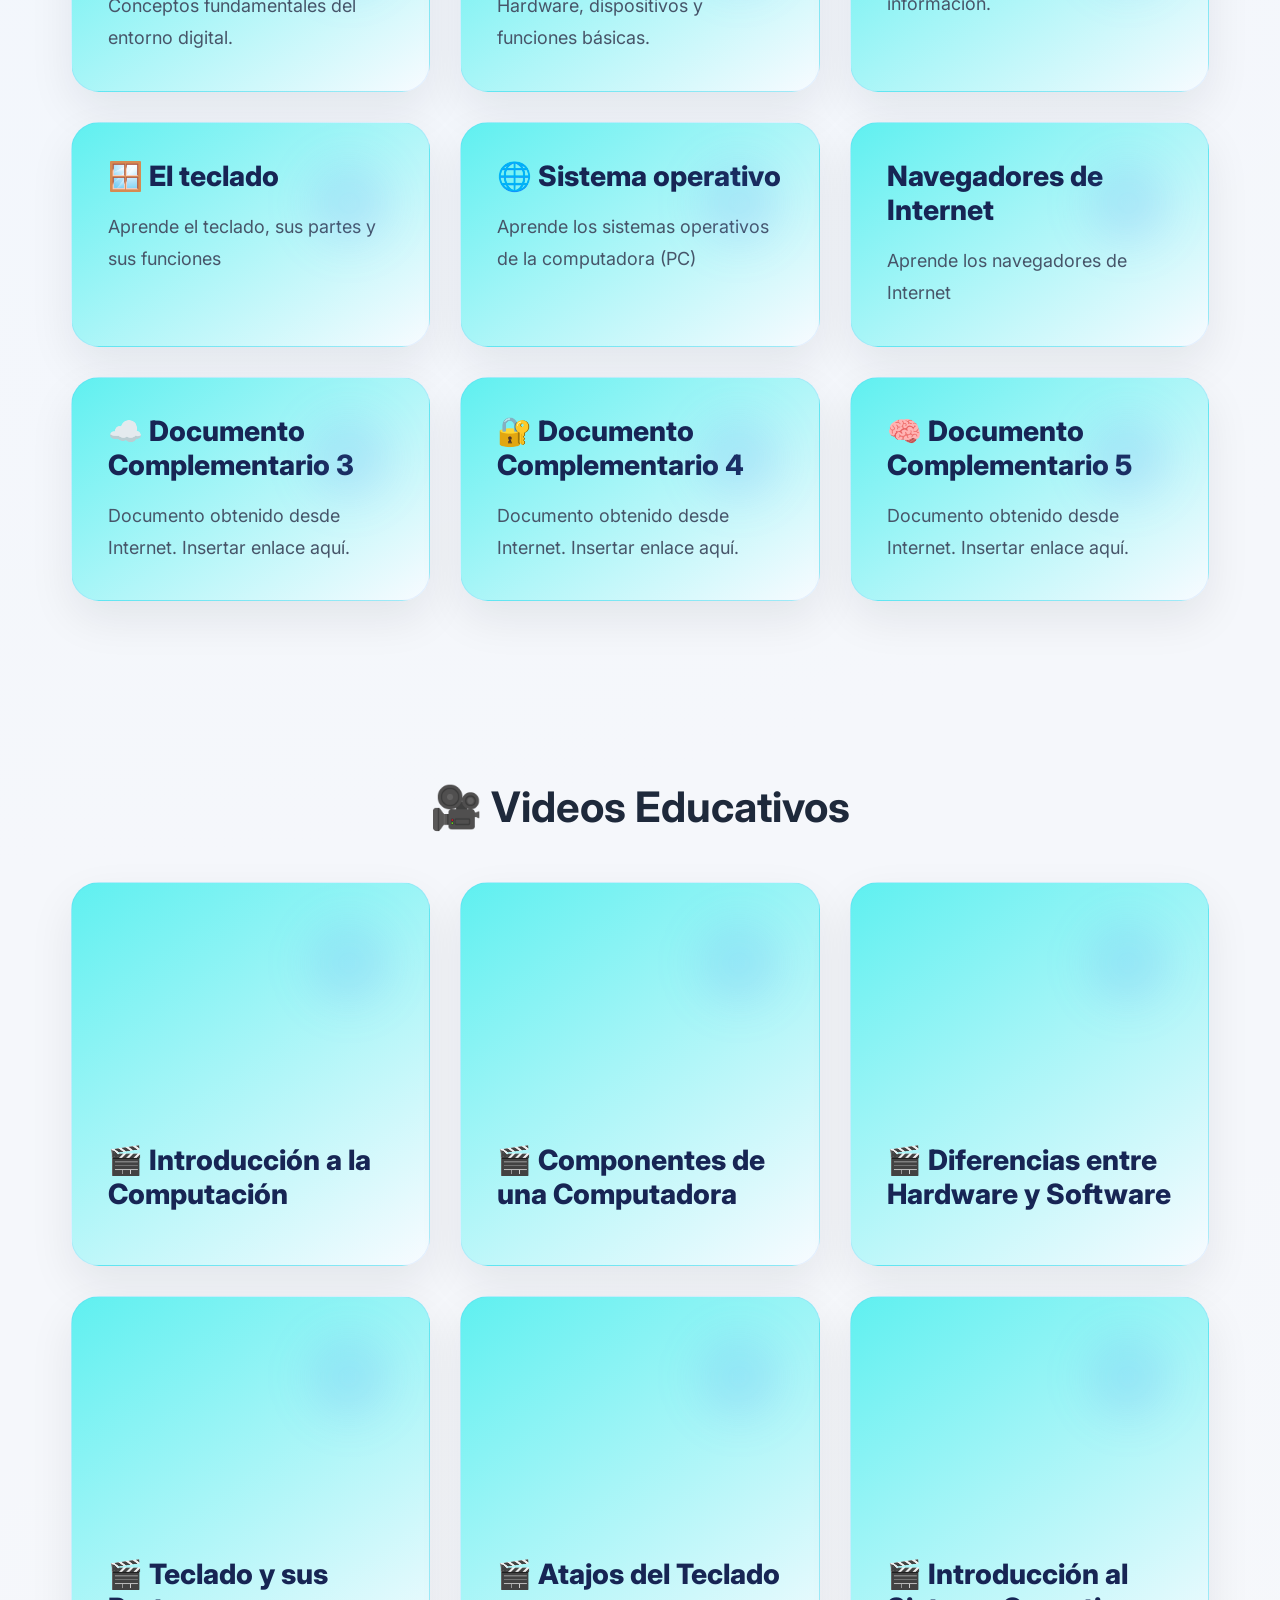
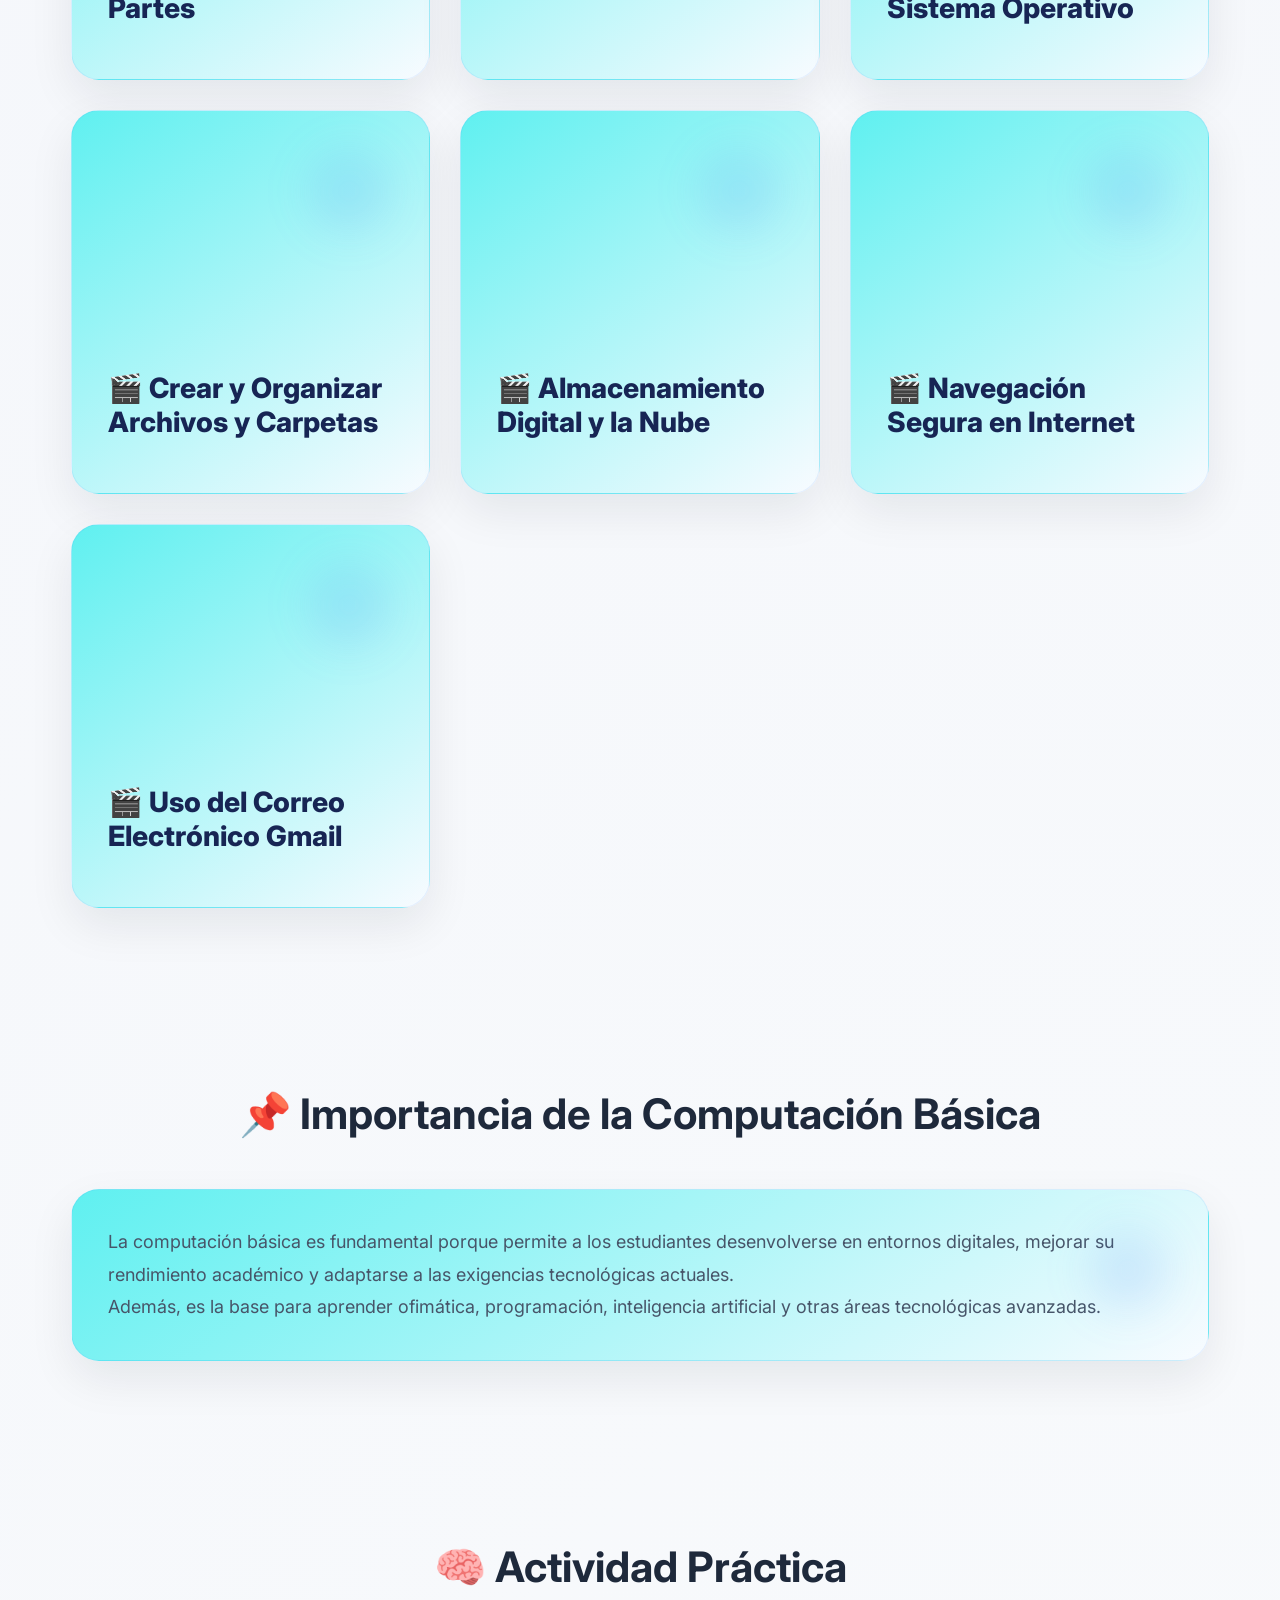
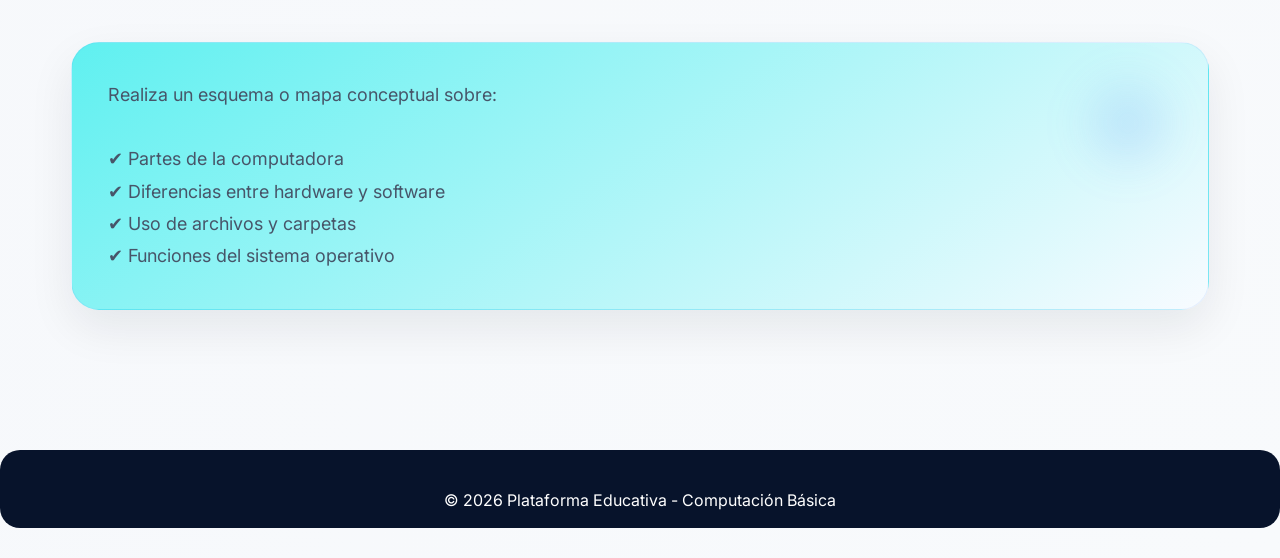
<file: modules/computacion-basica.html>
<!DOCTYPE html>
<html lang="es">
<head>
  <meta charset="UTF-8">
  <title>Computación Básica</title>
  <link rel="stylesheet" href="../css/style.css">
</head>

<body>

<!-- NAVBAR -->
<header class="navbar">
  <div class="logo">📘 EduPlataforma</div>

  <nav>
    <a href="../index.html">Inicio</a>
    <a href="../pages/modules.html">Módulos</a>
    <a href="../pages/recursos.html">Recursos</a>
    <a href="../pages/contacto.html">Contacto</a>
  </nav>
</header>

<!-- HERO -->
<section class="hero small">
  <h1>💻 Computación Básica</h1>
  <p>Fundamentos esenciales del uso de la computadora y sistemas digitales</p>
</section>

<!-- INTRODUCCIÓN -->
<section class="section">

  <h2 class="section-title">📌 Introducción</h2>

  <p>
    La computación básica es la base del aprendizaje digital moderno. Permite al estudiante
    comprender el funcionamiento de una computadora, el uso de sistemas operativos y la
    gestión eficiente de la información digital.
  </p>

  <p>
    Este módulo está diseñado para estudiantes sin conocimientos previos, con el objetivo
    de desarrollar habilidades esenciales para el entorno académico y profesional.
  </p>

</section>


<!-- OBJETIVOS -->
<section class="section">

  <h2 class="section-title">🎯 Objetivos del Módulo</h2>

  <ul>
    <li>✔ Identificar los componentes de una computadora.</li>
    <li>✔ Comprender el funcionamiento del hardware y software.</li>
    <li>✔ Utilizar sistemas operativos como Windows.</li>
    <li>✔ Gestionar archivos y carpetas de manera eficiente.</li>
    <li>✔ Aplicar herramientas básicas de productividad.</li>
    <li>✔ Desarrollar autonomía en el uso de la computadora.</li>
  </ul>

</section>





<!-- DOCUMENTOS DEL MÓDULO -->

<section class="section">

<h2 class="section-title">
📚 Documentos del Módulo
</h2>

<div class="grid">


<!-- ===== DOCUMENTOS LOCALES (ASSETS/PDF) ===== -->

<a href="../assets/pdf/introduccion-computacion.pdf"
class="card"
target="_blank">

<h3>
📖 Introducción a la Computación
</h3>

<p>
Conceptos fundamentales del entorno digital.
</p>

</a>



<a href="../assets/pdf/componentes-computadora.pdf"
class="card"
target="_blank">

<h3>
🖥️ Componentes de la Computadora
</h3>

<p>
Hardware, dispositivos y funciones básicas.
</p>

</a>



<a href="../assets/pdf/Los atajos del teclado.pdf"
class="card"
target="_blank">

<h3>
🪟 Atajos del teclado
</h3>

<p>
Organización y administración de información.
</p>

</a>




<a href="../assets/pdf/Teclado.pdf"
class="card"
target="_blank">

<h3>
🪟 El teclado
</h3>

<p>
Aprende el teclado, sus partes y sus funciones</p>

</a>


<!-- ===== DOCUMENTOS EXTERNOS (INTERNET) ===== -->

<a href="https://informatica.uv.es/it3guia/FT/cap5-ssoo-ft.pdf"
class="card"
target="_blank">

<h3>
🌐 Sistema operativo
</h3>

<p>
Aprende los sistemas operativos de la computadora (PC)
</p>

</a>



<a href="https://es.slideshare.net/slideshow/internet-y-navegadores-249262969/249262969"
class="card"
target="_blank">

<h3>
 Navegadores de Internet
</h3>

<p>
Aprende los navegadores de Internet
</p>

</a>



<a href="AQUI_INSERTAR_ENLACE_DOCUMENTO_3"
class="card"
target="_blank">

<h3>
☁️ Documento Complementario 3
</h3>

<p>
Documento obtenido desde Internet.
Insertar enlace aquí.
</p>

</a>



<a href="AQUI_INSERTAR_ENLACE_DOCUMENTO_4"
class="card"
target="_blank">

<h3>
🔐 Documento Complementario 4
</h3>

<p>
Documento obtenido desde Internet.
Insertar enlace aquí.
</p>

</a>



<a href="AQUI_INSERTAR_ENLACE_DOCUMENTO_5"
class="card"
target="_blank">

<h3>
🧠 Documento Complementario 5
</h3>

<p>
Documento obtenido desde Internet.
Insertar enlace aquí.
</p>

</a>


</div>

</section>


<!-- VIDEOS EDUCATIVOS -->

<section class="section">

  <h2 class="section-title">
    🎥 Videos Educativos
  </h2>

  <div class="grid">

<div class="card video-card">
  <iframe width="100%" height="220"
    src="https://www.youtube.com/embed/8wrIJLqc338?si=brEWxMZnTw3uVAOL"
    title="Introducción a la Computación"
    frameborder="0"
    allow="accelerometer; autoplay; clipboard-write; encrypted-media; gyroscope; picture-in-picture; web-share"
    referrerpolicy="strict-origin-when-cross-origin"
    allowfullscreen>
  </iframe>

  <h3>🎬 Introducción a la Computación</h3>
</div>


<div class="card video-card">
  <iframe width="100%" height="220"
    src="https://www.youtube.com/embed/-1clqsilLQ0?si=L94AvGyDn5PvMCr4"
    title="Componentes de la Computadora"
    frameborder="0"
    allow="accelerometer; autoplay; clipboard-write; encrypted-media; gyroscope; picture-in-picture; web-share"
    referrerpolicy="strict-origin-when-cross-origin"
    allowfullscreen>
  </iframe>

  <h3>🎬 Componentes de una Computadora</h3>
</div>


<div class="card video-card">
  <iframe width="100%" height="220"
    src="https://www.youtube.com/embed/gVaE2F0jOJs?si=gilOe1ymrYOjU7A_"
    title="Hardware y Software"
    frameborder="0"
    allow="accelerometer; autoplay; clipboard-write; encrypted-media; gyroscope; picture-in-picture; web-share"
    referrerpolicy="strict-origin-when-cross-origin"
    allowfullscreen>
  </iframe>

  <h3>🎬 Diferencias entre Hardware y Software</h3>
</div>


<div class="card video-card">
  <iframe width="100%" height="220"
    src="https://www.youtube.com/embed/P3vHHgErN6k?si=a4HZHf1qSNLjfgXl"
    title="Teclado y sus partes"
    frameborder="0"
    allow="accelerometer; autoplay; clipboard-write; encrypted-media; gyroscope; picture-in-picture; web-share"
    referrerpolicy="strict-origin-when-cross-origin"
    allowfullscreen>
  </iframe>

  <h3>🎬 Teclado y sus Partes</h3>
</div>


<div class="card video-card">
  <iframe width="100%" height="220"
    src="https://www.youtube.com/embed/PsCgZqLTd2E?si=f1hCJFAKBKTDN5pt"
    title="Atajos del teclado"
    frameborder="0"
    allow="accelerometer; autoplay; clipboard-write; encrypted-media; gyroscope; picture-in-picture; web-share"
    referrerpolicy="strict-origin-when-cross-origin"
    allowfullscreen>
  </iframe>

  <h3>🎬 Atajos del Teclado</h3>
</div>


<div class="card video-card">
  <iframe width="100%" height="220"
    src="https://www.youtube.com/embed/fsuroRYmagw?si=xv0ak6wRS5fpNDid"
    title="Sistema Operativo"
    frameborder="0"
    allow="accelerometer; autoplay; clipboard-write; encrypted-media; gyroscope; picture-in-picture; web-share"
    referrerpolicy="strict-origin-when-cross-origin"
    allowfullscreen>
  </iframe>

  <h3>🎬 Introducción al Sistema Operativo</h3>
</div>


<div class="card video-card">
  <iframe width="100%" height="220"
    src="https://www.youtube.com/embed/Skyv1B2hc_Q?si=Ikb9wdYYk1VGCj0q"
    title="Archivos y Carpetas"
    frameborder="0"
    allow="accelerometer; autoplay; clipboard-write; encrypted-media; gyroscope; picture-in-picture; web-share"
    referrerpolicy="strict-origin-when-cross-origin"
    allowfullscreen>
  </iframe>

  <h3>🎬 Crear y Organizar Archivos y Carpetas</h3>
</div>


<div class="card video-card">
  <iframe width="100%" height="220"
    src="https://www.youtube.com/embed/mu59_PVOVTg?si=-RuOc4H3AQvN7KQB"
    title="Almacenamiento Digital"
    frameborder="0"
    allow="accelerometer; autoplay; clipboard-write; encrypted-media; gyroscope; picture-in-picture; web-share"
    referrerpolicy="strict-origin-when-cross-origin"
    allowfullscreen>
  </iframe>

  <h3>🎬 Almacenamiento Digital y la Nube</h3>
</div>


<div class="card video-card">
  <iframe width="100%" height="220"
    src="https://www.youtube.com/embed/1FzQFpQfsVQ?si=GU-jLwQKbECn8GGu"
    title="Seguridad en Internet"
    frameborder="0"
    allow="accelerometer; autoplay; clipboard-write; encrypted-media; gyroscope; picture-in-picture; web-share"
    referrerpolicy="strict-origin-when-cross-origin"
    allowfullscreen>
  </iframe>

  <h3>🎬 Navegación Segura en Internet</h3>
</div>


<div class="card video-card">
  <iframe width="100%" height="220"
    src="https://www.youtube.com/embed/2AHXar82iL0?si=KEzuHn7Sl4RyW2f8"
    title="Correo Electrónico Gmail"
    frameborder="0"
    allow="accelerometer; autoplay; clipboard-write; encrypted-media; gyroscope; picture-in-picture; web-share"
    referrerpolicy="strict-origin-when-cross-origin"
    allowfullscreen>
  </iframe>

  <h3>🎬 Uso del Correo Electrónico Gmail</h3>
</div>

  </div>

</section>




<!-- IMPORTANCIA -->
<section class="section">

  <h2 class="section-title">📌 Importancia de la Computación Básica</h2>

  <div class="card">
    <p>
      La computación básica es fundamental porque permite a los estudiantes desenvolverse
      en entornos digitales, mejorar su rendimiento académico y adaptarse a las exigencias
      tecnológicas actuales.
    </p>

    <p>
      Además, es la base para aprender ofimática, programación, inteligencia artificial
      y otras áreas tecnológicas avanzadas.
    </p>
  </div>

</section>


<!-- ACTIVIDAD -->
<section class="section">

  <h2 class="section-title">🧠 Actividad Práctica</h2>

  <div class="card">
    <p>
      Realiza un esquema o mapa conceptual sobre:
      <br><br>
      ✔ Partes de la computadora<br>
      ✔ Diferencias entre hardware y software<br>
      ✔ Uso de archivos y carpetas<br>
      ✔ Funciones del sistema operativo
    </p>
  </div>

</section>


<!-- FOOTER -->
<footer class="footer">
  <p>© 2026 Plataforma Educativa - Computación Básica</p>
</footer>

</body>
</html>
</file>
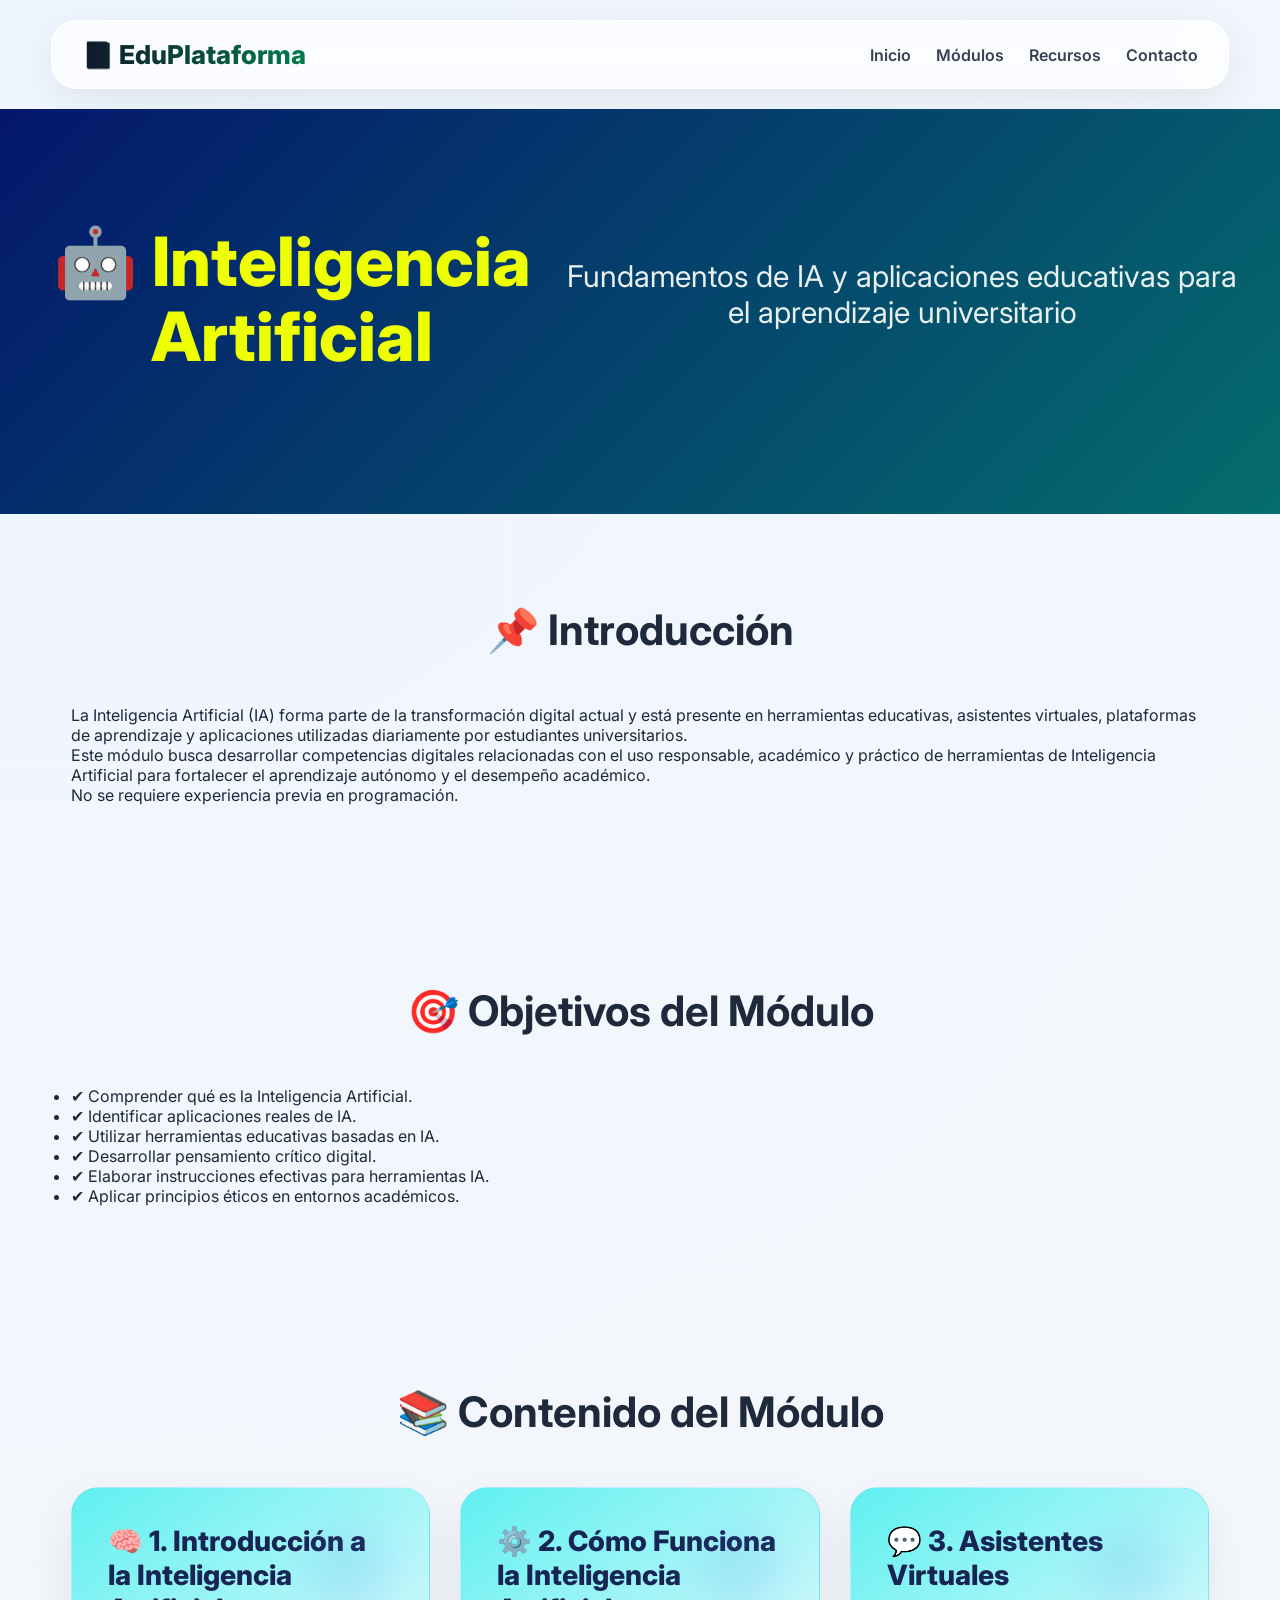
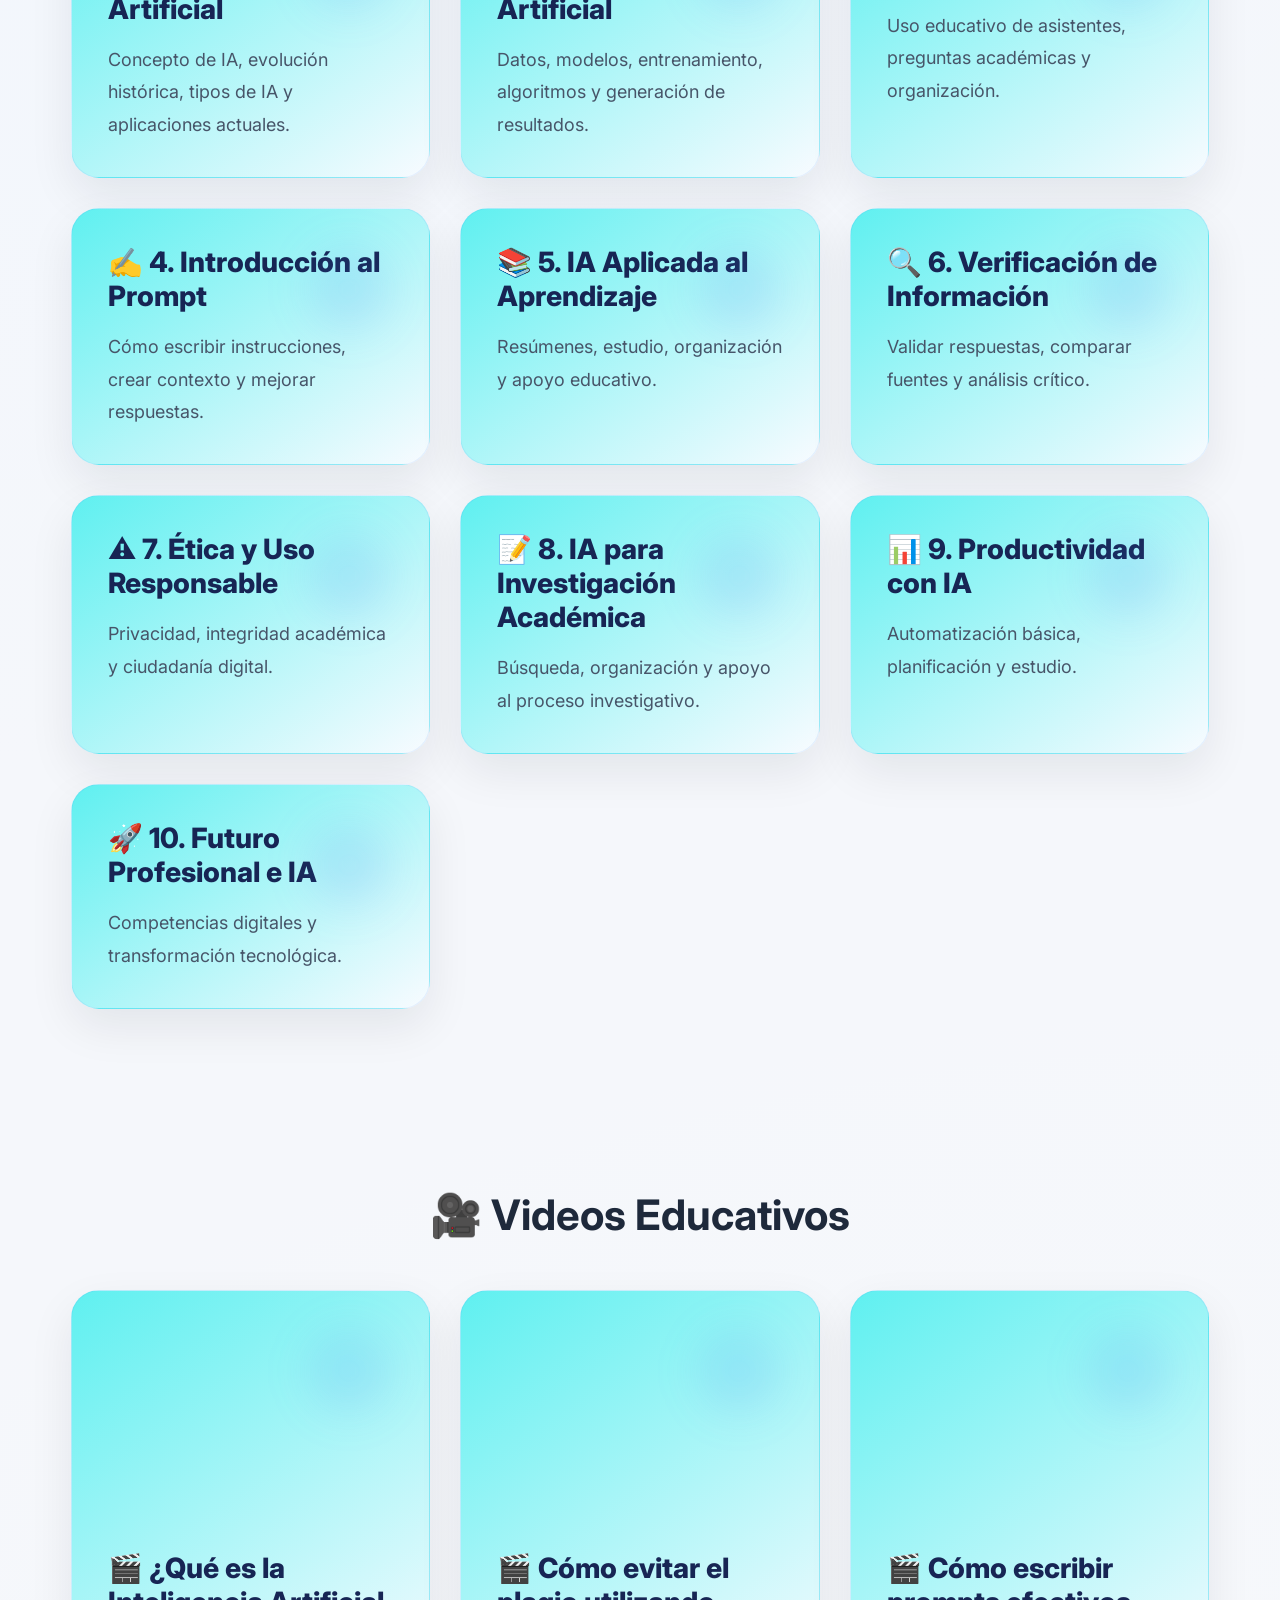
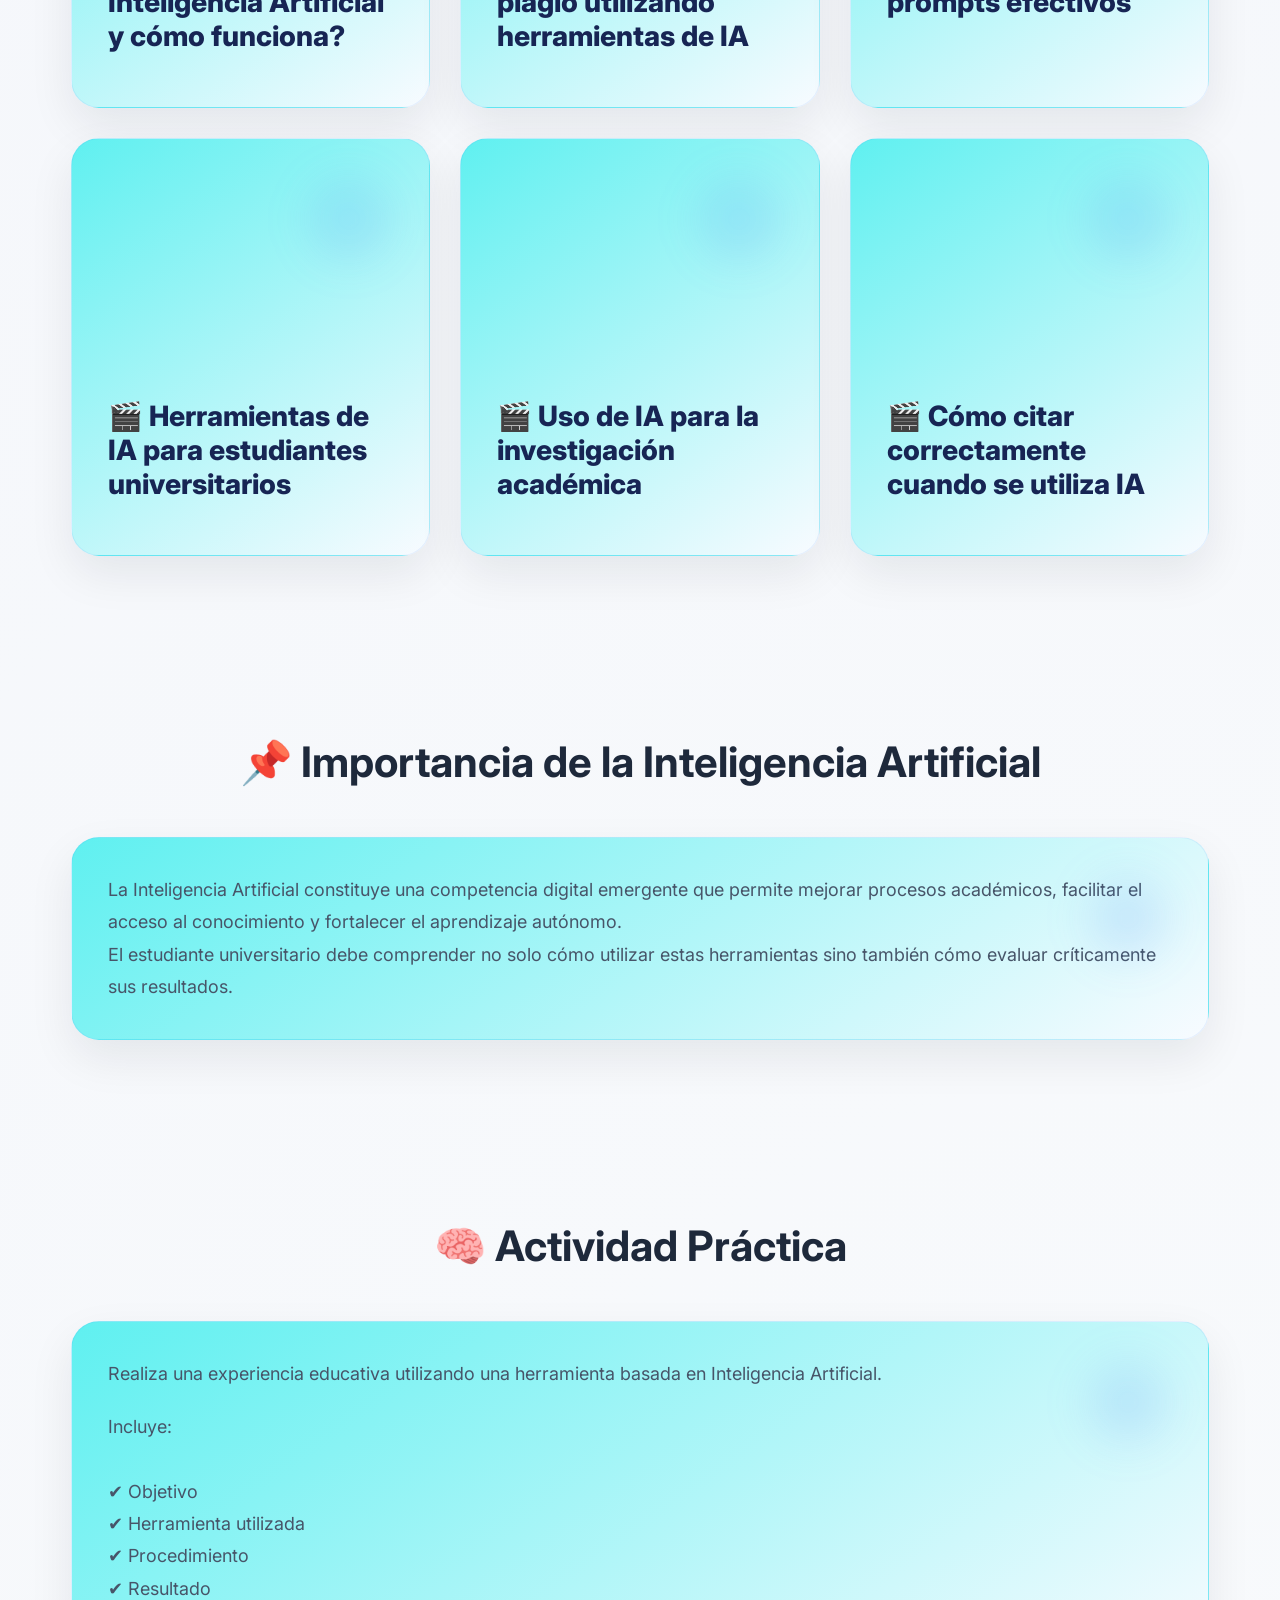
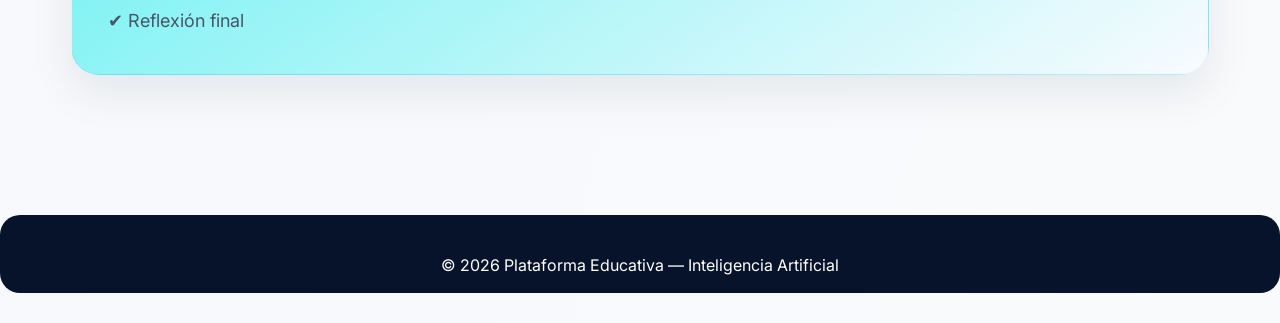
<file: modules/ia.html>
<!DOCTYPE html>

<html lang="es">

<head>
<meta charset="UTF-8">
<title>Inteligencia Artificial</title>

<link rel="stylesheet" href="../css/style.css">

</head>

<body>

<!-- NAVBAR -->

<header class="navbar">

<div class="logo">
📘 EduPlataforma
</div>

<nav>
<a href="../index.html">Inicio</a>
<a href="../pages/modules.html">Módulos</a>
<a href="../pages/recursos.html">Recursos</a>
<a href="../pages/contacto.html">Contacto</a>
</nav>

</header>

<!-- HERO -->

<section class="hero small">

<h1>
🤖 Inteligencia Artificial
</h1>

<p>
Fundamentos de IA y aplicaciones educativas para el aprendizaje universitario
</p>

</section>

<!-- INTRODUCCIÓN -->

<section class="section">

<h2 class="section-title">

📌 Introducción

</h2>

<p>

La Inteligencia Artificial (IA) forma parte de la transformación digital
actual y está presente en herramientas educativas, asistentes virtuales,
plataformas de aprendizaje y aplicaciones utilizadas diariamente por
estudiantes universitarios.

</p>

<p>

Este módulo busca desarrollar competencias digitales relacionadas con
el uso responsable, académico y práctico de herramientas de Inteligencia
Artificial para fortalecer el aprendizaje autónomo y el desempeño académico.

</p>

<p>

No se requiere experiencia previa en programación.

</p>

</section>

<!-- OBJETIVOS -->

<section class="section">

<h2 class="section-title">

🎯 Objetivos del Módulo

</h2>

<ul>

<li>✔ Comprender qué es la Inteligencia Artificial.</li>

<li>✔ Identificar aplicaciones reales de IA.</li>

<li>✔ Utilizar herramientas educativas basadas en IA.</li>

<li>✔ Desarrollar pensamiento crítico digital.</li>

<li>✔ Elaborar instrucciones efectivas para herramientas IA.</li>

<li>✔ Aplicar principios éticos en entornos académicos.</li>

</ul>

</section>

<!-- CONTENIDO TEÓRICO -->

<section class="section">

<h2 class="section-title">

📚 Contenido del Módulo

</h2>

<div class="grid">

<div class="card">

<h3>
🧠 1. Introducción a la Inteligencia Artificial
</h3>

<p>

Concepto de IA, evolución histórica,
tipos de IA y aplicaciones actuales.

</p>

</div>

<div class="card">

<h3>
⚙️ 2. Cómo Funciona la Inteligencia Artificial
</h3>

<p>

Datos, modelos, entrenamiento,
algoritmos y generación de resultados.

</p>

</div>

<div class="card">

<h3>
💬 3. Asistentes Virtuales
</h3>

<p>

Uso educativo de asistentes,
preguntas académicas y organización.

</p>

</div>

<div class="card">

<h3>
✍️ 4. Introducción al Prompt
</h3>

<p>

Cómo escribir instrucciones,
crear contexto y mejorar respuestas.

</p>

</div>

<div class="card">

<h3>
📚 5. IA Aplicada al Aprendizaje
</h3>

<p>

Resúmenes, estudio, organización
y apoyo educativo.

</p>

</div>

<div class="card">

<h3>
🔍 6. Verificación de Información
</h3>

<p>

Validar respuestas,
comparar fuentes y análisis crítico.

</p>

</div>

<div class="card">

<h3>
⚠️ 7. Ética y Uso Responsable
</h3>

<p>

Privacidad,
integridad académica
y ciudadanía digital.

</p>

</div>

<div class="card">

<h3>
📝 8. IA para Investigación Académica
</h3>

<p>

Búsqueda,
organización
y apoyo al proceso investigativo.

</p>

</div>

<div class="card">

<h3>
📊 9. Productividad con IA
</h3>

<p>

Automatización básica,
planificación y estudio.

</p>

</div>

<div class="card">

<h3>
🚀 10. Futuro Profesional e IA
</h3>

<p>

Competencias digitales
y transformación tecnológica.

</p>

</div>

</div>

</section>


<!-- VIDEOS EDUCATIVOS -->

<section class="section">

  <h2 class="section-title">
    🎥 Videos Educativos
  </h2>

  <div class="grid">

    <!-- VIDEO 1 -->

    <div class="card video-card">
      <iframe width="100%" height="220"
        src="https://www.youtube.com/embed/kwjiqBvXVeA?si=WOEhusgl53bLNkhm"
        title="Introducción a la Inteligencia Artificial"
        frameborder="0"
        allow="accelerometer; autoplay; clipboard-write; encrypted-media; gyroscope; picture-in-picture; web-share"
        referrerpolicy="strict-origin-when-cross-origin"
        allowfullscreen>
      </iframe>

      <h3>
        🎬 ¿Qué es la Inteligencia Artificial y cómo funciona?
      </h3>
    </div>

    <!-- VIDEO 2 -->

    <div class="card video-card">
      <iframe width="100%" height="220"
        src="https://www.youtube.com/embed/hktLiOWUN4w?si=MD4k0kQhg6yhbnvV"
        title="Evitar el plagio con Inteligencia Artificial"
        frameborder="0"
        allow="accelerometer; autoplay; clipboard-write; encrypted-media; gyroscope; picture-in-picture; web-share"
        referrerpolicy="strict-origin-when-cross-origin"
        allowfullscreen>
      </iframe>

      <h3>
        🎬 Cómo evitar el plagio utilizando herramientas de IA
      </h3>
    </div>

    <!-- VIDEO 3 -->

    <div class="card video-card">
      <iframe width="100%" height="220"
        src="https://www.youtube.com/embed/CIxCo0zqzWE?si=bFXPWHHO4eukIA5_"
        title="Prompts efectivos"
        frameborder="0"
        allow="accelerometer; autoplay; clipboard-write; encrypted-media; gyroscope; picture-in-picture; web-share"
        referrerpolicy="strict-origin-when-cross-origin"
        allowfullscreen>
      </iframe>

      <h3>
        🎬 Cómo escribir prompts efectivos
      </h3>
    </div>

    <!-- VIDEO 4 -->

    <div class="card video-card">
      <iframe width="100%" height="220"
        src="https://www.youtube.com/embed/kAOIkAP0ebY?si=_bGFTu9S0otQwAbt"
        title="Herramientas de IA para estudiantes"
        frameborder="0"
        allow="accelerometer; autoplay; clipboard-write; encrypted-media; gyroscope; picture-in-picture; web-share"
        referrerpolicy="strict-origin-when-cross-origin"
        allowfullscreen>
      </iframe>

      <h3>
        🎬 Herramientas de IA para estudiantes universitarios
      </h3>
    </div>

    <!-- VIDEO 5 -->

    <div class="card video-card">
      <iframe width="100%" height="220"
        src="https://www.youtube.com/embed/g9rkARGW1wo?si=0EzDz89ISMshiSA9"
        title="IA para investigación académica"
        frameborder="0"
        allow="accelerometer; autoplay; clipboard-write; encrypted-media; gyroscope; picture-in-picture; web-share"
        referrerpolicy="strict-origin-when-cross-origin"
        allowfullscreen>
      </iframe>

      <h3>
        🎬 Uso de IA para la investigación académica
      </h3>
    </div>

    <!-- VIDEO 6 -->

    <div class="card video-card">
      <iframe width="100%" height="220"
        src="https://www.youtube.com/embed/NbFijKNtl30?si=-73_9zWclynwOx3L"
        title="Citación de IA"
        frameborder="0"
        allow="accelerometer; autoplay; clipboard-write; encrypted-media; gyroscope; picture-in-picture; web-share"
        referrerpolicy="strict-origin-when-cross-origin"
        allowfullscreen>
      </iframe>

      <h3>
        🎬 Cómo citar correctamente cuando se utiliza IA
      </h3>
    </div>

  </div>

</section>


  

</section>

<!-- IMPORTANCIA -->

<section class="section">

<h2 class="section-title">

📌 Importancia de la Inteligencia Artificial

</h2>

<div class="card">

<p>

La Inteligencia Artificial constituye una competencia digital emergente
que permite mejorar procesos académicos, facilitar el acceso al
conocimiento y fortalecer el aprendizaje autónomo.

</p>

<p>

El estudiante universitario debe comprender no solo cómo utilizar estas
herramientas sino también cómo evaluar críticamente sus resultados.

</p>

</div>

</section>

<!-- ACTIVIDAD -->

<section class="section">

<h2 class="section-title">

🧠 Actividad Práctica

</h2>

<div class="card">

<p>

Realiza una experiencia educativa utilizando una herramienta basada
en Inteligencia Artificial.

</p>

<br>

<p>

Incluye:

<br><br>

✔ Objetivo

<br>

✔ Herramienta utilizada

<br>

✔ Procedimiento

<br>

✔ Resultado

<br>

✔ Reflexión final

</p>

</div>

</section>

<!-- FOOTER -->

<footer class="footer">

<p>

© 2026 Plataforma Educativa — Inteligencia Artificial

</p>

</footer>

</body>

</html>
</file>
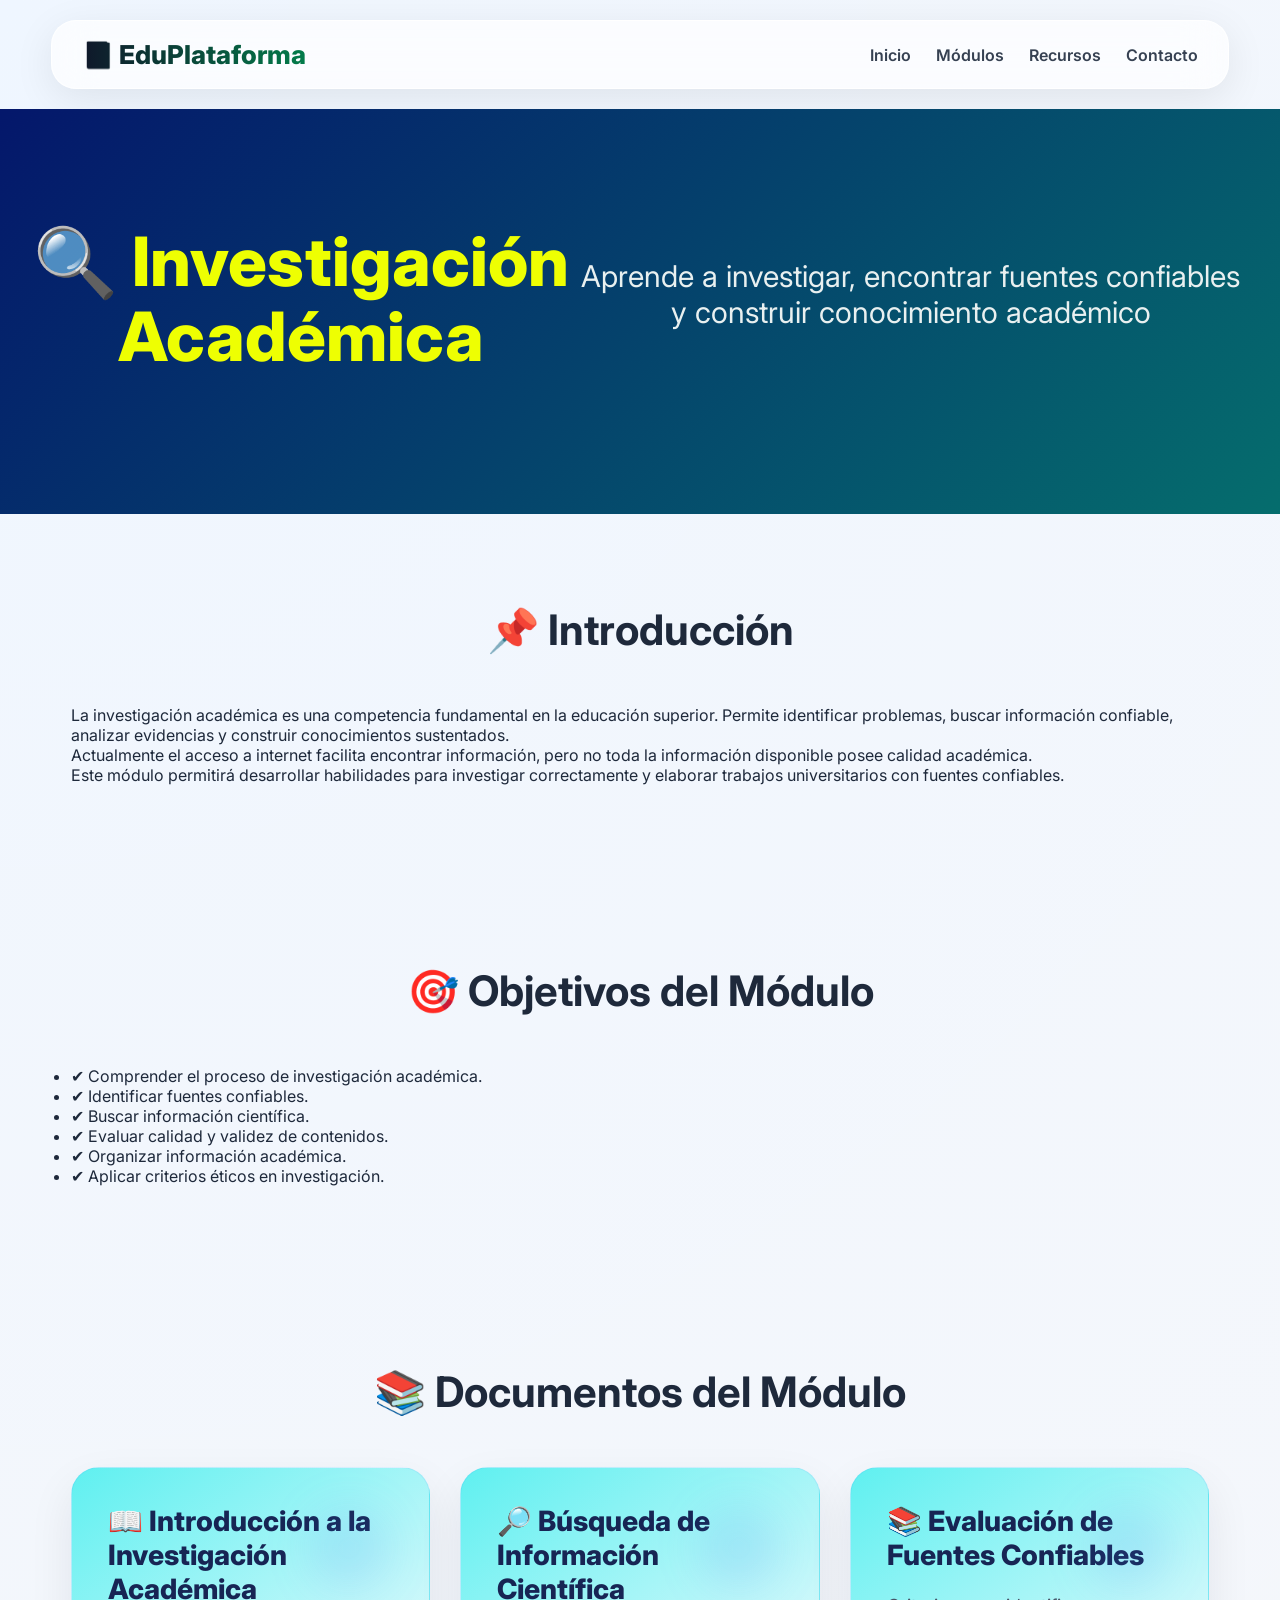
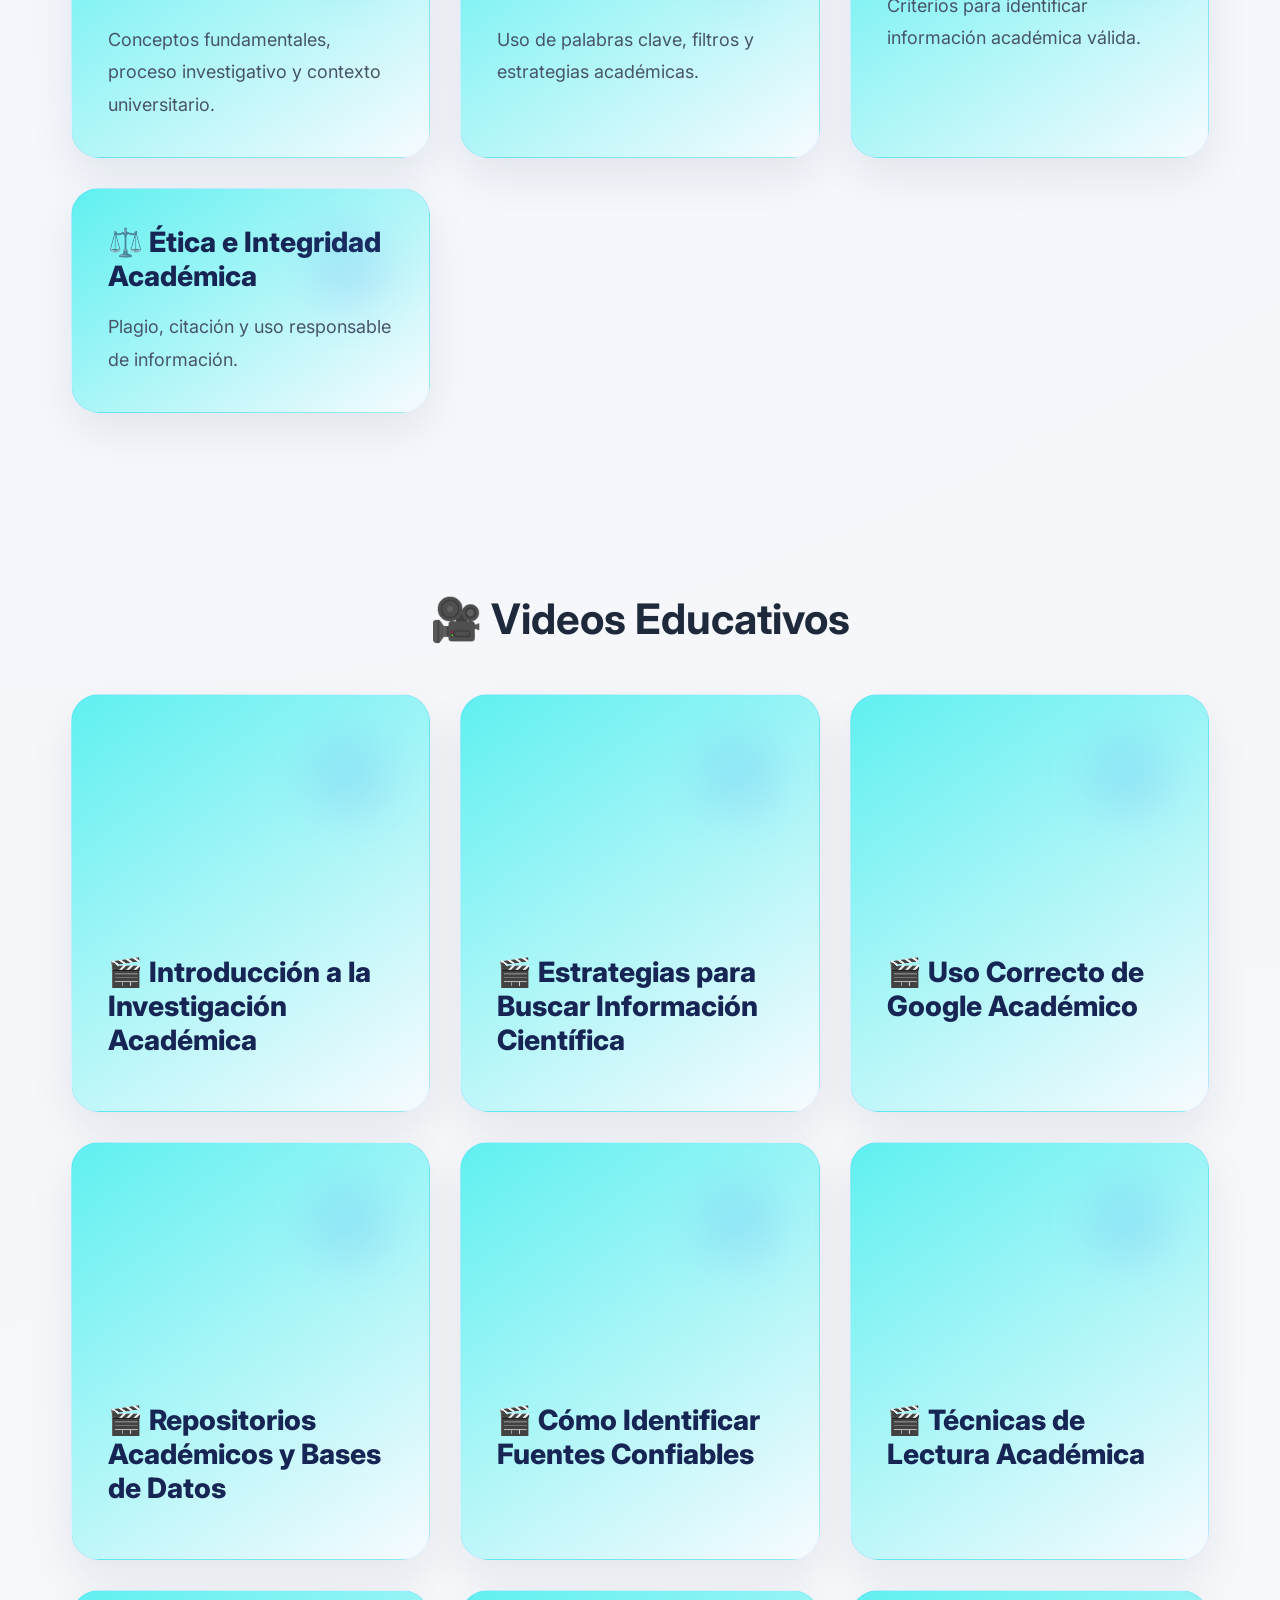
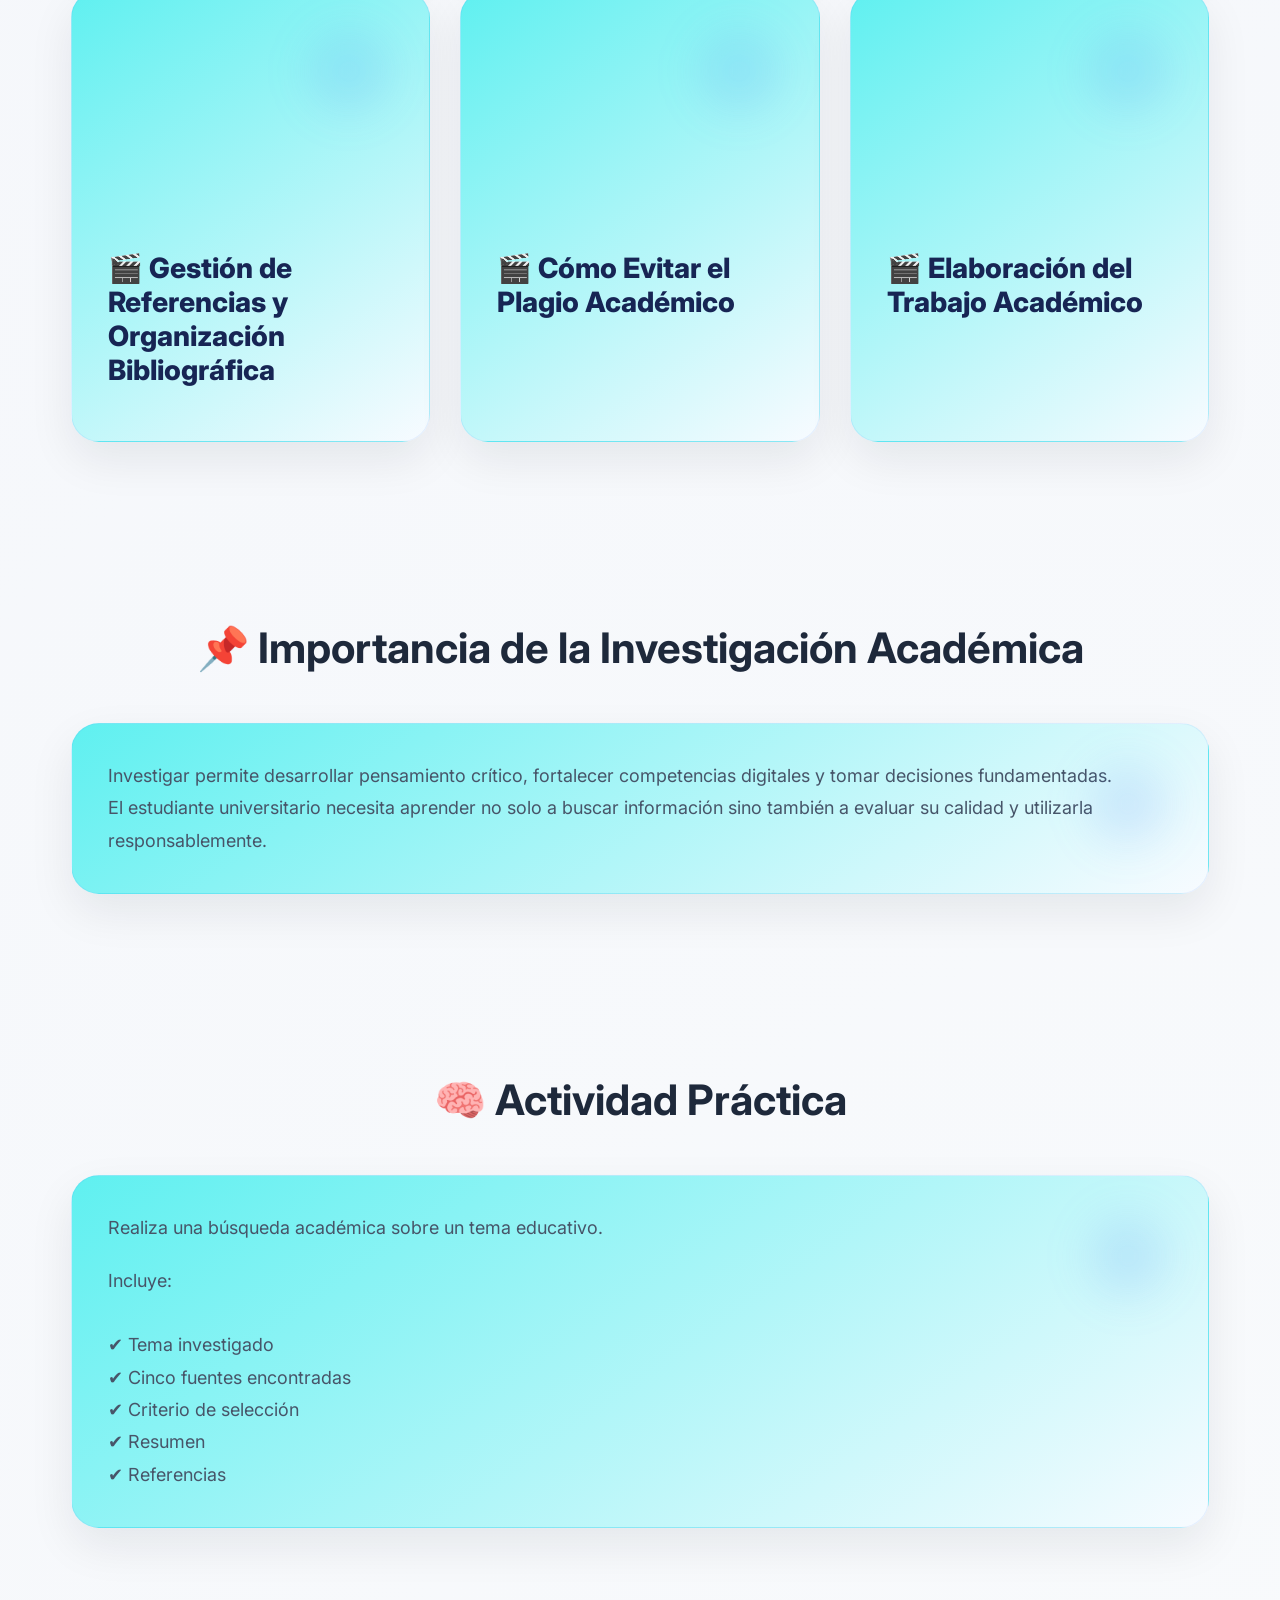
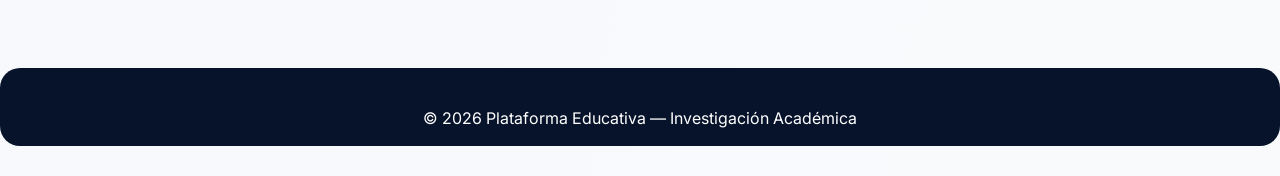
<file: modules/investigacion-academica.html>
<!DOCTYPE html>

<html lang="es">

<head>

<meta charset="UTF-8">

<title>Investigación Académica</title>

<link rel="stylesheet" href="../css/style.css">

</head>

<body>

<!-- NAVBAR -->

<header class="navbar">

<div class="logo">
📘 EduPlataforma
</div>

<nav>

<a href="../index.html">Inicio</a> <a href="../pages/modules.html">Módulos</a> <a href="../pages/recursos.html">Recursos</a> <a href="../pages/contacto.html">Contacto</a>

</nav>

</header>

<!-- HERO -->

<section class="hero small">

<h1>
🔍 Investigación Académica
</h1>

<p>

Aprende a investigar, encontrar fuentes confiables y construir conocimiento académico

</p>

</section>

<!-- INTRODUCCIÓN -->

<section class="section">

<h2 class="section-title">

📌 Introducción

</h2>

<p>

La investigación académica es una competencia fundamental en la educación superior.

Permite identificar problemas, buscar información confiable, analizar evidencias y construir conocimientos sustentados.

</p>

<p>

Actualmente el acceso a internet facilita encontrar información, pero no toda la información disponible posee calidad académica.

</p>

<p>

Este módulo permitirá desarrollar habilidades para investigar correctamente y elaborar trabajos universitarios con fuentes confiables.

</p>

</section>

<!-- OBJETIVOS -->

<section class="section">

<h2 class="section-title">

🎯 Objetivos del Módulo

</h2>

<ul>

<li>✔ Comprender el proceso de investigación académica.</li>

<li>✔ Identificar fuentes confiables.</li>

<li>✔ Buscar información científica.</li>

<li>✔ Evaluar calidad y validez de contenidos.</li>

<li>✔ Organizar información académica.</li>

<li>✔ Aplicar criterios éticos en investigación.</li>

</ul>

</section>


<!-- DOCUMENTOS DEL MÓDULO -->

<section class="section">

<h2 class="section-title">
📚 Documentos del Módulo
</h2>

<div class="grid">

<a href="../assets/pdf/introduccion-investigacion.pdf"
class="card"
target="_blank">

<h3>
📖 Introducción a la Investigación Académica
</h3>

<p>
Conceptos fundamentales, proceso investigativo y contexto universitario.
</p>

</a>


<a href="../assets/pdf/busqueda-fuentes-academicas.pdf"
class="card"
target="_blank">

<h3>
🔎 Búsqueda de Información Científica
</h3>

<p>
Uso de palabras clave, filtros y estrategias académicas.
</p>

</a>


<a href="../assets/pdf/fuentes-confiables.pdf"
class="card"
target="_blank">

<h3>
📚 Evaluación de Fuentes Confiables
</h3>

<p>
Criterios para identificar información académica válida.
</p>

</a>


<a href="../assets/pdf/etica-investigacion.pdf"
class="card"
target="_blank">

<h3>
⚖️ Ética e Integridad Académica
</h3>

<p>
Plagio, citación y uso responsable de información.
</p>

</a>

</div>

</section>


<!-- VIDEOS EDUCATIVOS -->

<section class="section">

  <h2 class="section-title">
    🎥 Videos Educativos
  </h2>

  <div class="grid">

    <!-- VIDEO 1 -->
    <div class="card video-card">
      <iframe width="100%" height="220"
        src="https://www.youtube.com/embed/nqECw9flXe0?si=Fp01mvXpUONbtJOA"
        title="Introducción a la Investigación Académica"
        frameborder="0"
        allow="accelerometer; autoplay; clipboard-write; encrypted-media; gyroscope; picture-in-picture; web-share"
        referrerpolicy="strict-origin-when-cross-origin"
        allowfullscreen>
      </iframe>

      <h3>🎬 Introducción a la Investigación Académica</h3>
    </div>

    <!-- VIDEO 2 -->
    <div class="card video-card">
      <iframe width="100%" height="220"
        src="https://www.youtube.com/embed/cd6ugkJvm_s?si=NbNDwU58_rY_mD9g"
        title="Búsqueda de Información Científica"
        frameborder="0"
        allow="accelerometer; autoplay; clipboard-write; encrypted-media; gyroscope; picture-in-picture; web-share"
        referrerpolicy="strict-origin-when-cross-origin"
        allowfullscreen>
      </iframe>

      <h3>🎬 Estrategias para Buscar Información Científica</h3>
    </div>

    <!-- VIDEO 3 -->
    <div class="card video-card">
      <iframe width="100%" height="220"
        src="https://www.youtube.com/embed/-kEFYPx6WE4?si=Kdwb1dQSXy42PNu9"
        title="Google Académico"
        frameborder="0"
        allow="accelerometer; autoplay; clipboard-write; encrypted-media; gyroscope; picture-in-picture; web-share"
        referrerpolicy="strict-origin-when-cross-origin"
        allowfullscreen>
      </iframe>

      <h3>🎬 Uso Correcto de Google Académico</h3>
    </div>

    <!-- VIDEO 4 -->
    <div class="card video-card">
      <iframe width="100%" height="220"
        src="https://www.youtube.com/embed/6jbtgEcNZFU?si=0YINZ1H3OG9qiB7J"
        title="Repositorios Académicos"
        frameborder="0"
        allow="accelerometer; autoplay; clipboard-write; encrypted-media; gyroscope; picture-in-picture; web-share"
        referrerpolicy="strict-origin-when-cross-origin"
        allowfullscreen>
      </iframe>

      <h3>🎬 Repositorios Académicos y Bases de Datos</h3>
    </div>

    <!-- VIDEO 5 -->
    <div class="card video-card">
      <iframe width="100%" height="220"
        src="https://www.youtube.com/embed/U6qUAune7E4?si=fZI-yljRxi2Tnr5P"
        title="Fuentes Confiables"
        frameborder="0"
        allow="accelerometer; autoplay; clipboard-write; encrypted-media; gyroscope; picture-in-picture; web-share"
        referrerpolicy="strict-origin-when-cross-origin"
        allowfullscreen>
      </iframe>

      <h3>🎬 Cómo Identificar Fuentes Confiables</h3>
    </div>

    <!-- VIDEO 6 -->
    <div class="card video-card">
      <iframe width="100%" height="220"
        src="https://www.youtube.com/embed/h6IlvjQkEQI?si=sIs2Gmc_vYeoqL-r"
        title="Lectura Académica"
        frameborder="0"
        allow="accelerometer; autoplay; clipboard-write; encrypted-media; gyroscope; picture-in-picture; web-share"
        referrerpolicy="strict-origin-when-cross-origin"
        allowfullscreen>
      </iframe>

      <h3>🎬 Técnicas de Lectura Académica</h3>
    </div>

    <!-- VIDEO 7 -->
    <div class="card video-card">
      <iframe width="100%" height="220"
        src="https://www.youtube.com/embed/_QfPweAXLfc?si=UvJNHit-7Ty2nyY8"
        title="Gestión Bibliográfica"
        frameborder="0"
        allow="accelerometer; autoplay; clipboard-write; encrypted-media; gyroscope; picture-in-picture; web-share"
        referrerpolicy="strict-origin-when-cross-origin"
        allowfullscreen>
      </iframe>

      <h3>🎬 Gestión de Referencias y Organización Bibliográfica</h3>
    </div>

    <!-- VIDEO 8 -->
    <div class="card video-card">
      <iframe width="100%" height="220"
        src="https://www.youtube.com/embed/JvE15NIBUjA?si=H_IpEQSFDyi-_YxE"
        title="Plagio Académico"
        frameborder="0"
        allow="accelerometer; autoplay; clipboard-write; encrypted-media; gyroscope; picture-in-picture; web-share"
        referrerpolicy="strict-origin-when-cross-origin"
        allowfullscreen>
      </iframe>

      <h3>🎬 Cómo Evitar el Plagio Académico</h3>
    </div>

    <!-- VIDEO 9 -->
    <div class="card video-card">
      <iframe width="100%" height="220"
        src="https://www.youtube.com/embed/D59FyrlHZHs?si=HbXnngXganXlPCxU"
        title="Trabajo Académico"
        frameborder="0"
        allow="accelerometer; autoplay; clipboard-write; encrypted-media; gyroscope; picture-in-picture; web-share"
        referrerpolicy="strict-origin-when-cross-origin"
        allowfullscreen>
      </iframe>

      <h3>🎬 Elaboración del Trabajo Académico</h3>
    </div>

  </div>

</section>


  

<!-- IMPORTANCIA -->

<section class="section">

<h2 class="section-title">

📌 Importancia de la Investigación Académica

</h2>

<div class="card">

<p>

Investigar permite desarrollar pensamiento crítico, fortalecer competencias digitales y tomar decisiones fundamentadas.

</p>

<p>

El estudiante universitario necesita aprender no solo a buscar información sino también a evaluar su calidad y utilizarla responsablemente.

</p>

</div>

</section>

<!-- ACTIVIDAD -->

<section class="section">

<h2 class="section-title">

🧠 Actividad Práctica

</h2>

<div class="card">

<p>

Realiza una búsqueda académica sobre un tema educativo.

</p>

<br>

<p>

Incluye:

<br><br>

✔ Tema investigado

<br>

✔ Cinco fuentes encontradas

<br>

✔ Criterio de selección

<br>

✔ Resumen

<br>

✔ Referencias

</p>

</div>

</section>

<!-- FOOTER -->

<footer class="footer">

<p>

© 2026 Plataforma Educativa — Investigación Académica

</p>

</footer>

</body>

</html>
</file>
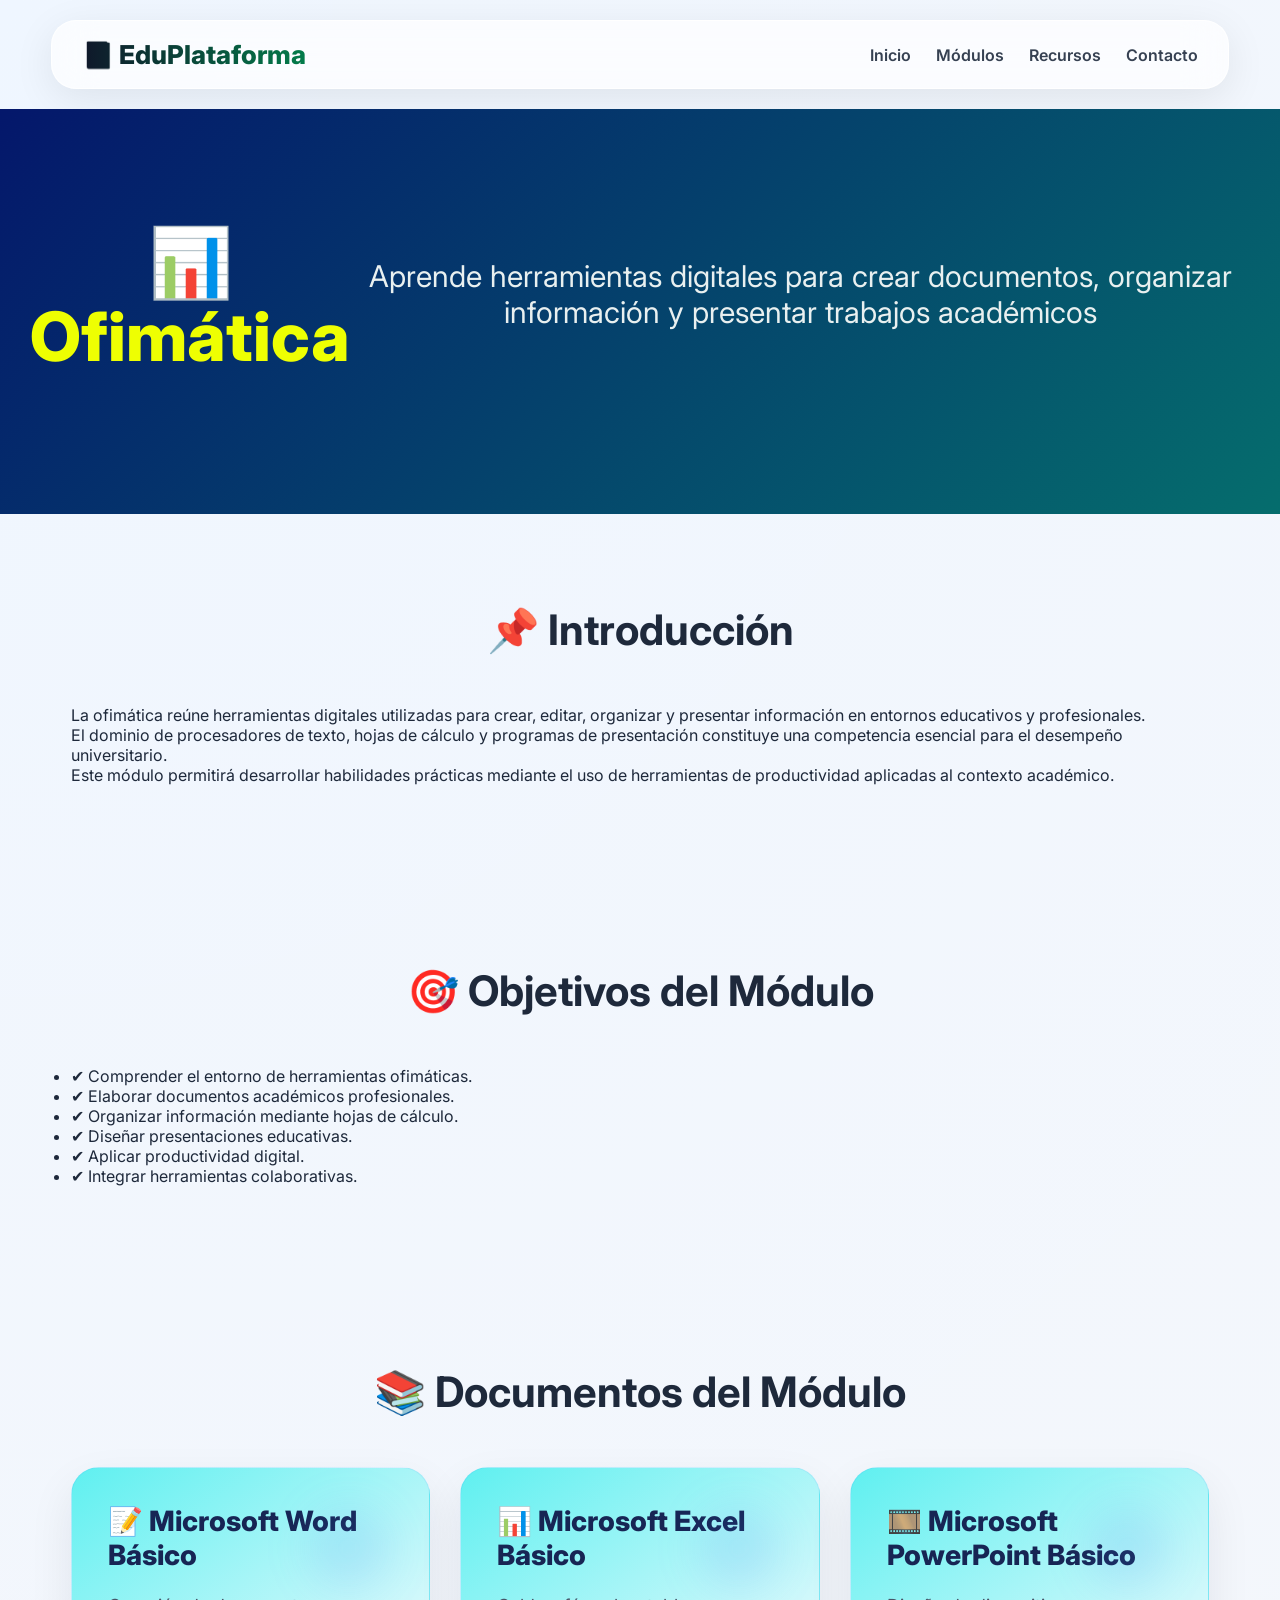
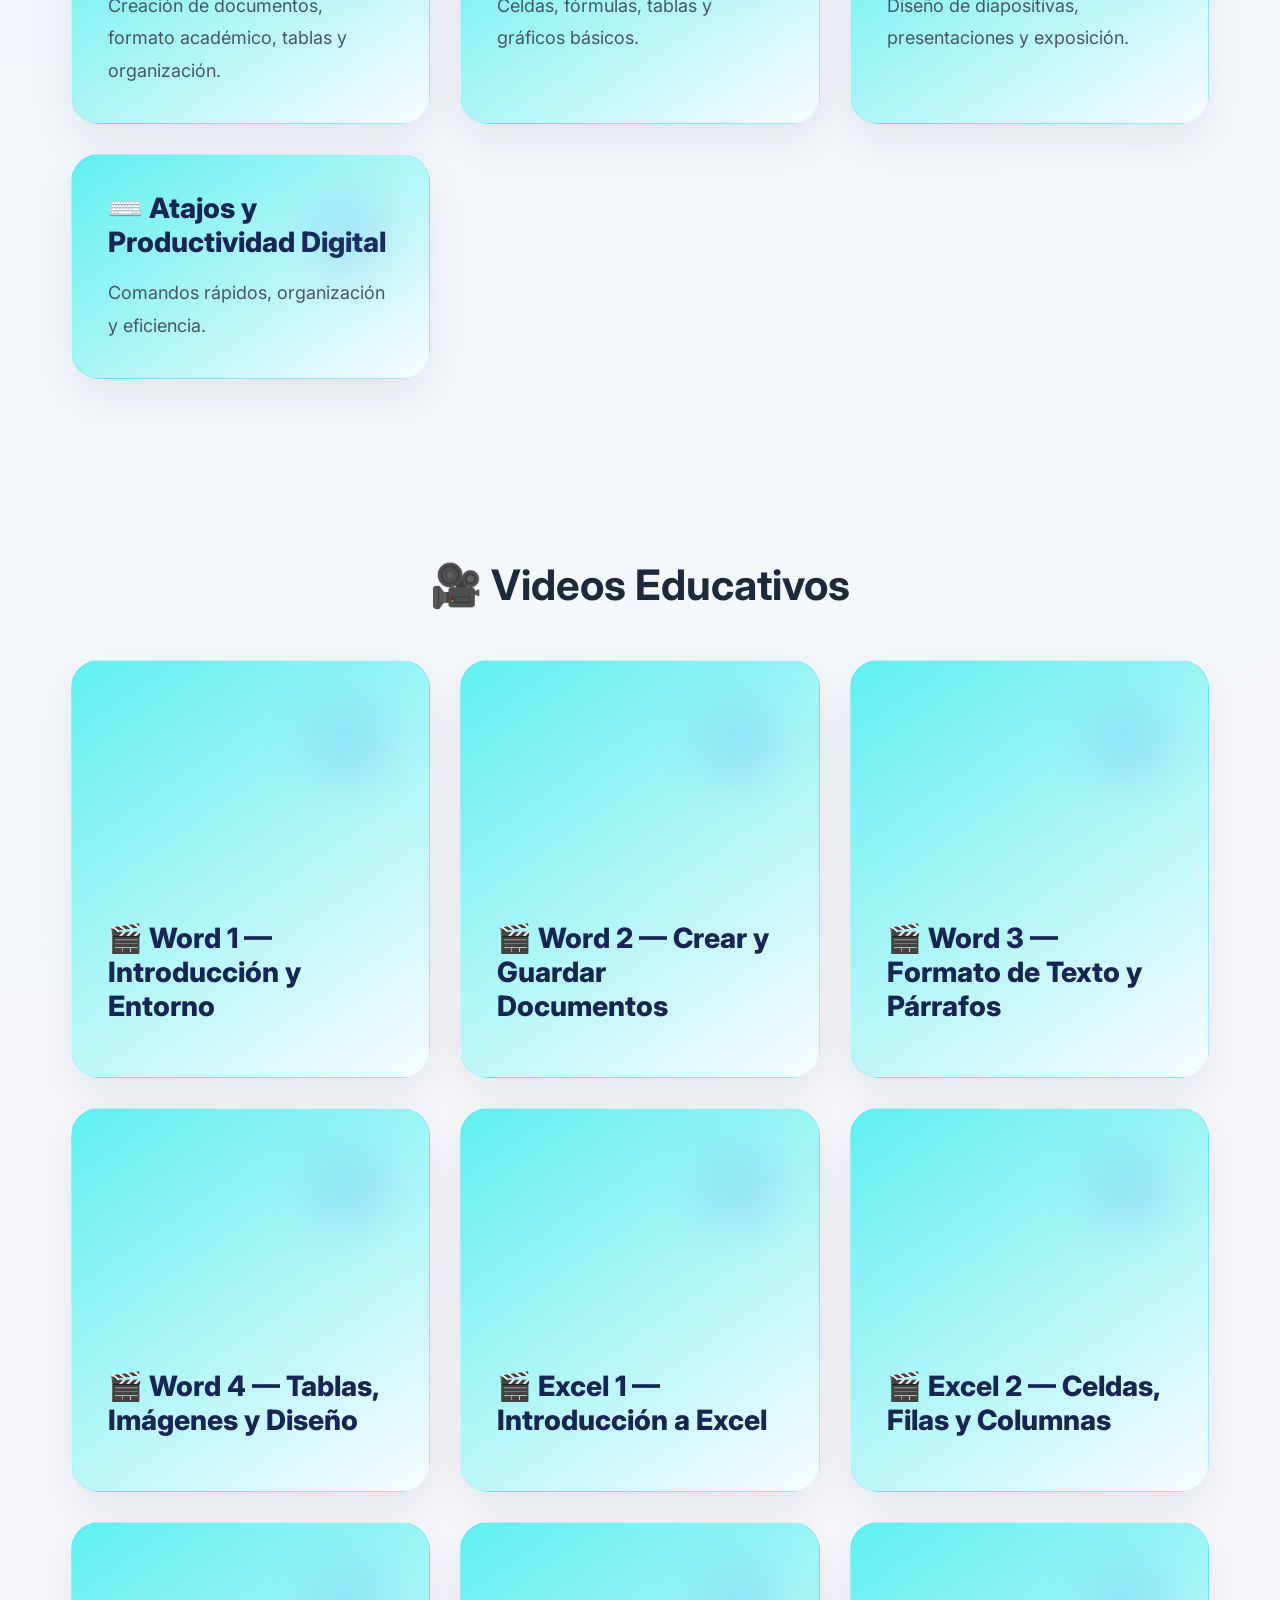
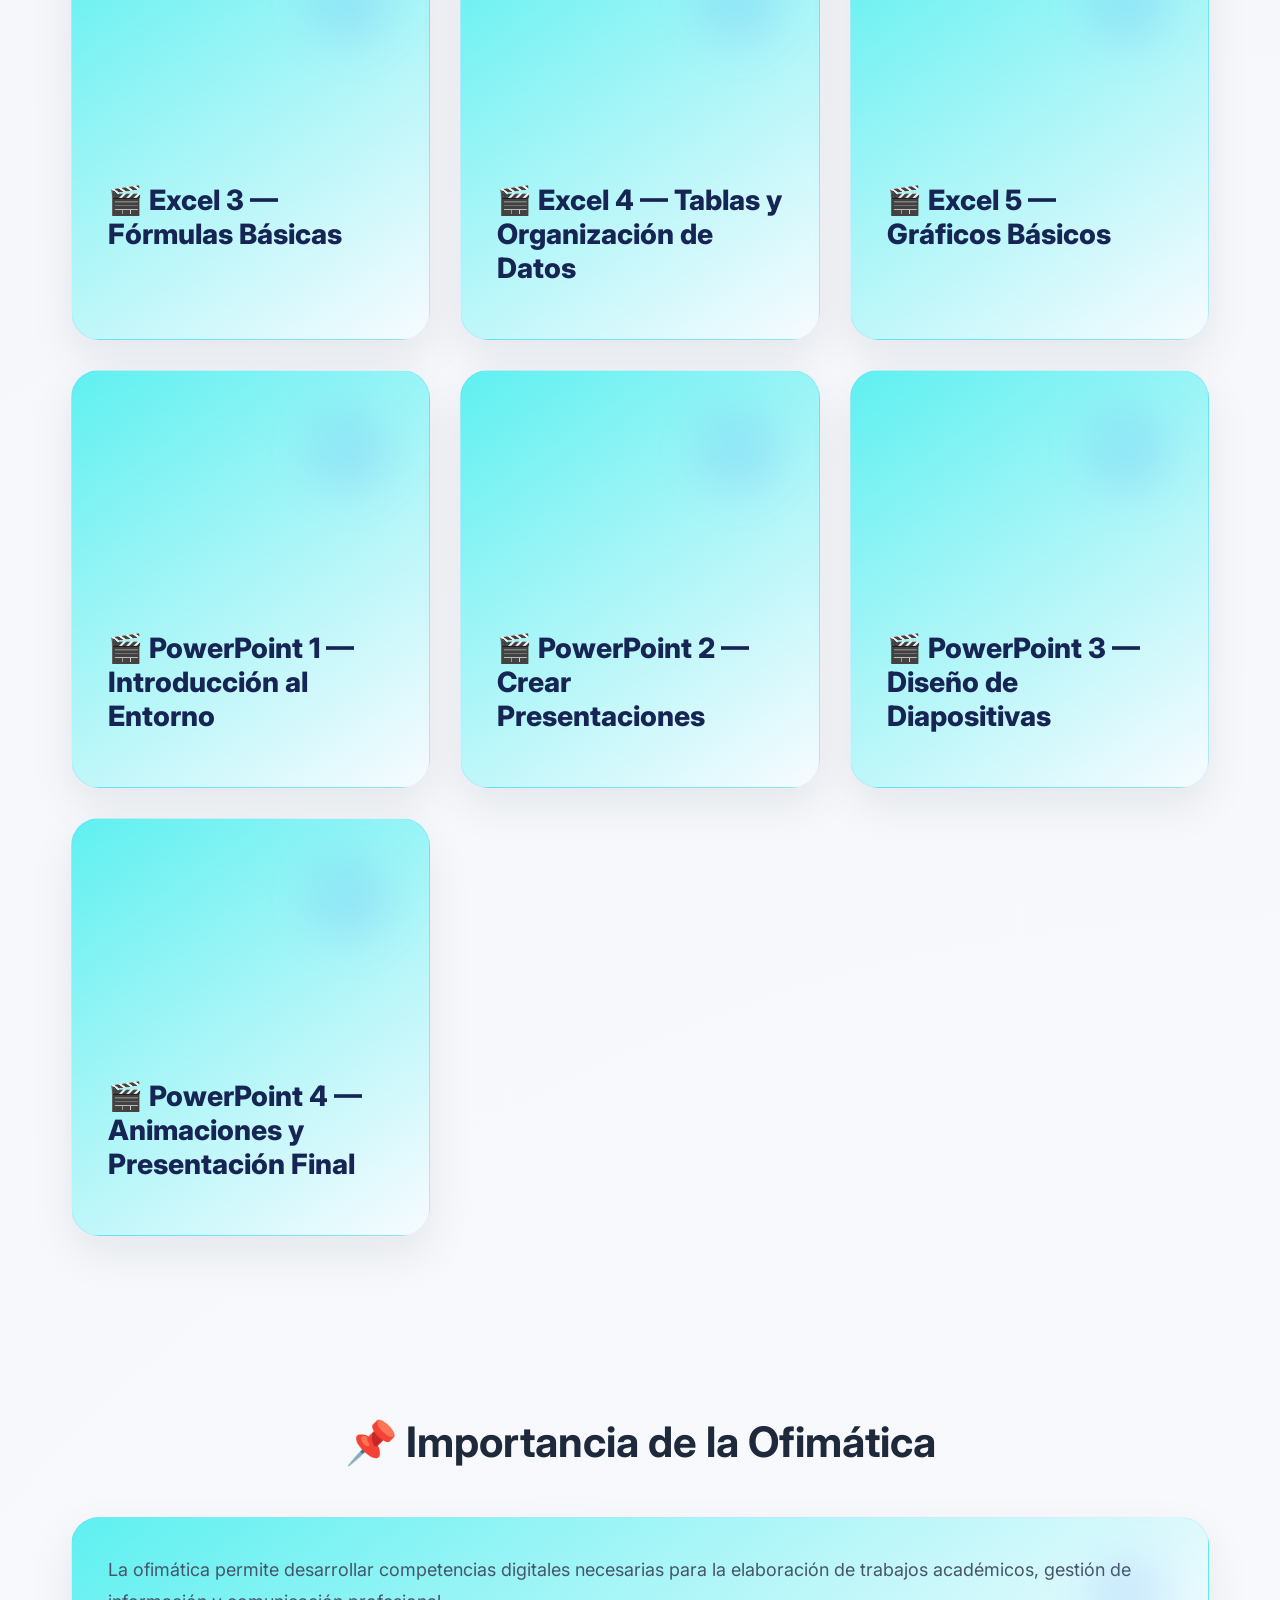
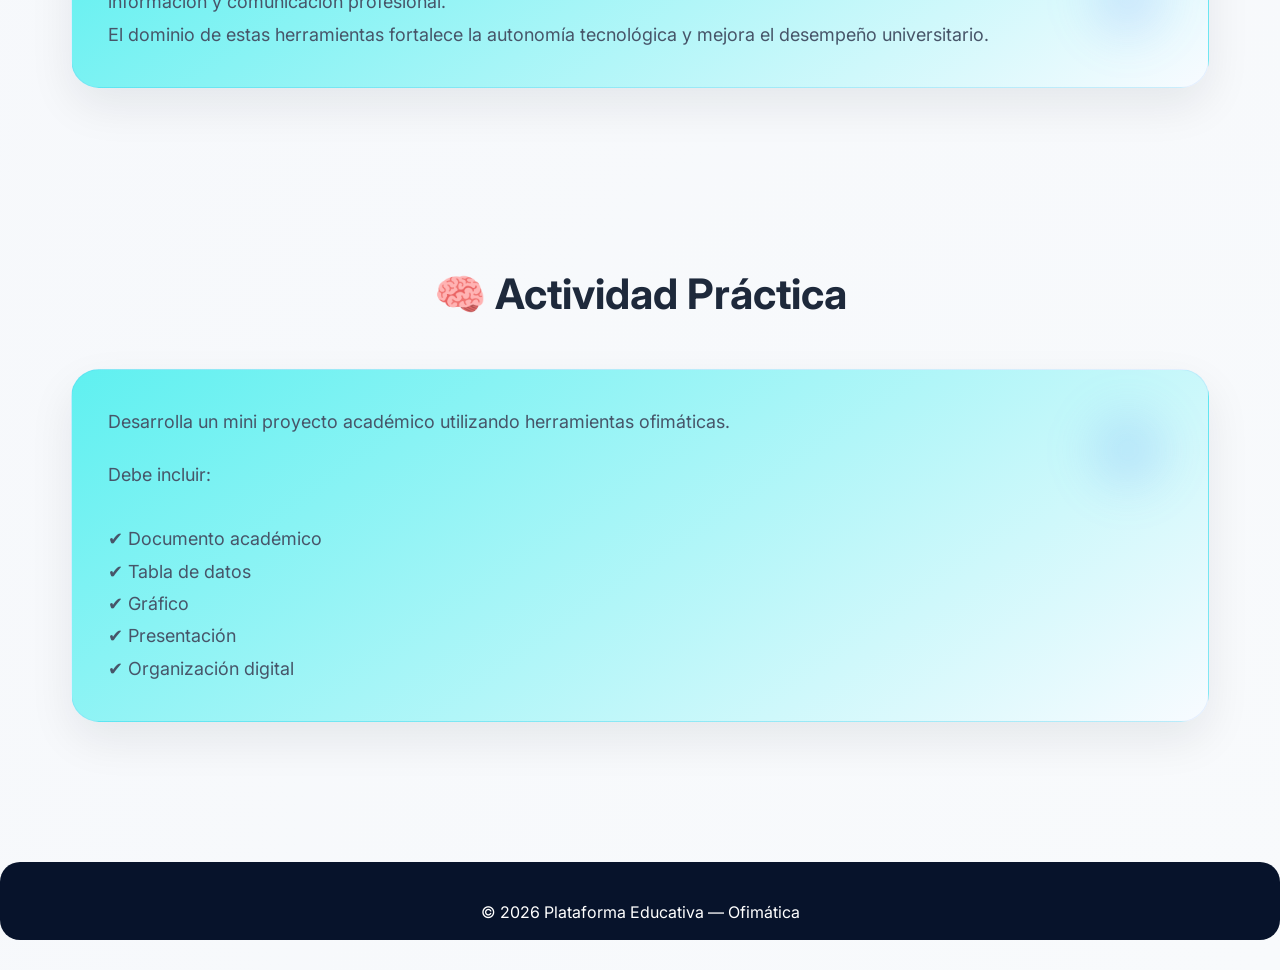
<file: modules/ofimatica.html>
<!DOCTYPE html>

<html lang="es">

<head>

<meta charset="UTF-8">

<title>Ofimática</title>

<link rel="stylesheet" href="../css/style.css">

</head>

<body>

<!-- NAVBAR -->

<header class="navbar">

<div class="logo">
📘 EduPlataforma
</div>

<nav>

<a href="../index.html">Inicio</a> <a href="../pages/modules.html">Módulos</a> <a href="../pages/recursos.html">Recursos</a> <a href="../pages/contacto.html">Contacto</a>

</nav>

</header>

<!-- HERO -->

<section class="hero small">

<h1>
📊 Ofimática
</h1>

<p>

Aprende herramientas digitales para crear documentos, organizar información y presentar trabajos académicos

</p>

</section>

<!-- INTRODUCCIÓN -->

<section class="section">

<h2 class="section-title">

📌 Introducción

</h2>

<p>

La ofimática reúne herramientas digitales utilizadas para crear,
editar, organizar y presentar información en entornos educativos
y profesionales.

</p>

<p>

El dominio de procesadores de texto, hojas de cálculo y programas
de presentación constituye una competencia esencial para el
desempeño universitario.

</p>

<p>

Este módulo permitirá desarrollar habilidades prácticas mediante
el uso de herramientas de productividad aplicadas al contexto académico.

</p>

</section>

<!-- OBJETIVOS -->

<section class="section">

<h2 class="section-title">

🎯 Objetivos del Módulo

</h2>

<ul>

<li>✔ Comprender el entorno de herramientas ofimáticas.</li>

<li>✔ Elaborar documentos académicos profesionales.</li>

<li>✔ Organizar información mediante hojas de cálculo.</li>

<li>✔ Diseñar presentaciones educativas.</li>

<li>✔ Aplicar productividad digital.</li>

<li>✔ Integrar herramientas colaborativas.</li>

</ul>

</section>

<!-- DOCUMENTOS DEL MÓDULO -->

<section class="section">

<h2 class="section-title">
📚 Documentos del Módulo
</h2>

<div class="grid">


<a href="../assets/pdf/word-basico.pdf"
class="card"
target="_blank">

<h3>
📝 Microsoft Word Básico
</h3>

<p>
Creación de documentos,
formato académico,
tablas y organización.
</p>

</a>


<a href="../assets/pdf/excel-basico.pdf"
class="card"
target="_blank">

<h3>
📊 Microsoft Excel Básico
</h3>

<p>
Celdas, fórmulas,
tablas y gráficos básicos.
</p>

</a>


<a href="../assets/pdf/powerpoint-basico.pdf"
class="card"
target="_blank">

<h3>
🎞️ Microsoft PowerPoint Básico
</h3>

<p>
Diseño de diapositivas,
presentaciones y exposición.
</p>

</a>


<a href="../assets/pdf/atajos-productividad.pdf"
class="card"
target="_blank">

<h3>
⌨️ Atajos y Productividad Digital
</h3>

<p>
Comandos rápidos,
organización y eficiencia.
</p>

</a>


</div>

</section>

<!-- VIDEOS EDUCATIVOS -->

<section class="section">

  <h2 class="section-title">
    🎥 Videos Educativos
  </h2>

  <div class="grid">

    <!-- WORD -->

    <div class="card video-card">
      <iframe width="100%" height="220"
        src="https://www.youtube.com/embed/oi9woh5hQz8?si=PcJEFDIOrec5q9WQ"
        title="Word Introducción"
        frameborder="0"
        allow="accelerometer; autoplay; clipboard-write; encrypted-media; gyroscope; picture-in-picture; web-share"
        referrerpolicy="strict-origin-when-cross-origin"
        allowfullscreen>
      </iframe>
      <h3>🎬 Word 1 — Introducción y Entorno</h3>
    </div>

    <div class="card video-card">
      <iframe width="100%" height="220"
        src="https://www.youtube.com/embed/LnuKQB2xz54?si=sRTMVVG9x1loX8qt"
        title="Crear y Guardar Documentos"
        frameborder="0"
        allow="accelerometer; autoplay; clipboard-write; encrypted-media; gyroscope; picture-in-picture; web-share"
        referrerpolicy="strict-origin-when-cross-origin"
        allowfullscreen>
      </iframe>
      <h3>🎬 Word 2 — Crear y Guardar Documentos</h3>
    </div>

    <div class="card video-card">
      <iframe width="100%" height="220"
        src="https://www.youtube.com/embed/dPunOfwPHuo?si=A62KtVzcrS3HHywz"
        title="Formato de Texto"
        frameborder="0"
        allow="accelerometer; autoplay; clipboard-write; encrypted-media; gyroscope; picture-in-picture; web-share"
        referrerpolicy="strict-origin-when-cross-origin"
        allowfullscreen>
      </iframe>
      <h3>🎬 Word 3 — Formato de Texto y Párrafos</h3>
    </div>

    <div class="card video-card">
      <iframe width="100%" height="220"
        src="https://www.youtube.com/embed/l2yjVgZKM-c?si=bKKvLr1pgGbR03-e"
        title="Tablas e Imágenes"
        frameborder="0"
        allow="accelerometer; autoplay; clipboard-write; encrypted-media; gyroscope; picture-in-picture; web-share"
        referrerpolicy="strict-origin-when-cross-origin"
        allowfullscreen>
      </iframe>
      <h3>🎬 Word 4 — Tablas, Imágenes y Diseño</h3>
    </div>

    <!-- EXCEL -->

    <div class="card video-card">
      <iframe width="100%" height="220"
        src="https://www.youtube.com/embed/BDTdmPV6fLg?si=zXOXO06foDz3x36m"
        title="Introducción a Excel"
        frameborder="0"
        allow="accelerometer; autoplay; clipboard-write; encrypted-media; gyroscope; picture-in-picture; web-share"
        referrerpolicy="strict-origin-when-cross-origin"
        allowfullscreen>
      </iframe>
      <h3>🎬 Excel 1 — Introducción a Excel</h3>
    </div>

    <div class="card video-card">
      <iframe width="100%" height="220"
        src="https://www.youtube.com/embed/NyQ7_LWPXtA?si=sbjzP-T4NzSOwdzl"
        title="Celdas Filas y Columnas"
        frameborder="0"
        allow="accelerometer; autoplay; clipboard-write; encrypted-media; gyroscope; picture-in-picture; web-share"
        referrerpolicy="strict-origin-when-cross-origin"
        allowfullscreen>
      </iframe>
      <h3>🎬 Excel 2 — Celdas, Filas y Columnas</h3>
    </div>

    <div class="card video-card">
      <iframe width="100%" height="220"
        src="https://www.youtube.com/embed/vPq9p7nHhL0?si=04GaeB2Bl4HQua08"
        title="Fórmulas Básicas"
        frameborder="0"
        allow="accelerometer; autoplay; clipboard-write; encrypted-media; gyroscope; picture-in-picture; web-share"
        referrerpolicy="strict-origin-when-cross-origin"
        allowfullscreen>
      </iframe>
      <h3>🎬 Excel 3 — Fórmulas Básicas</h3>
    </div>

    <div class="card video-card">
      <iframe width="100%" height="220"
        src="https://www.youtube.com/embed/VwmxhEcZhMM?si=T8oQW9608HhCNOZK"
        title="Tablas y Organización"
        frameborder="0"
        allow="accelerometer; autoplay; clipboard-write; encrypted-media; gyroscope; picture-in-picture; web-share"
        referrerpolicy="strict-origin-when-cross-origin"
        allowfullscreen>
      </iframe>
      <h3>🎬 Excel 4 — Tablas y Organización de Datos</h3>
    </div>

    <div class="card video-card">
      <iframe width="100%" height="220"
        src="https://www.youtube.com/embed/4pPm-BdlOUc?si=M2yXFf5OfLSuYMfA"
        title="Gráficos Básicos"
        frameborder="0"
        allow="accelerometer; autoplay; clipboard-write; encrypted-media; gyroscope; picture-in-picture; web-share"
        referrerpolicy="strict-origin-when-cross-origin"
        allowfullscreen>
      </iframe>
      <h3>🎬 Excel 5 — Gráficos Básicos</h3>
    </div>

    <!-- POWERPOINT -->

    <div class="card video-card">
      <iframe width="100%" height="220"
        src="https://www.youtube.com/embed/pDfZOFtdF-A?si=ft-gtPeELJM0ZVrF"
        title="Introducción PowerPoint"
        frameborder="0"
        allow="accelerometer; autoplay; clipboard-write; encrypted-media; gyroscope; picture-in-picture; web-share"
        referrerpolicy="strict-origin-when-cross-origin"
        allowfullscreen>
      </iframe>
      <h3>🎬 PowerPoint 1 — Introducción al Entorno</h3>
    </div>

    <div class="card video-card">
      <iframe width="100%" height="220"
        src="https://www.youtube.com/embed/1wKxHDL0fJg?si=7vrrl2eSP-GV1vlj"
        title="Crear Presentaciones"
        frameborder="0"
        allow="accelerometer; autoplay; clipboard-write; encrypted-media; gyroscope; picture-in-picture; web-share"
        referrerpolicy="strict-origin-when-cross-origin"
        allowfullscreen>
      </iframe>
      <h3>🎬 PowerPoint 2 — Crear Presentaciones</h3>
    </div>

    <div class="card video-card">
      <iframe width="100%" height="220"
        src="https://www.youtube.com/embed/84qtb-04DqY?si=VoZ3pdIUW01JR5-V"
        title="Diseño de Diapositivas"
        frameborder="0"
        allow="accelerometer; autoplay; clipboard-write; encrypted-media; gyroscope; picture-in-picture; web-share"
        referrerpolicy="strict-origin-when-cross-origin"
        allowfullscreen>
      </iframe>
      <h3>🎬 PowerPoint 3 — Diseño de Diapositivas</h3>
    </div>

    <div class="card video-card">
      <iframe width="100%" height="220"
        src="https://www.youtube.com/embed/XMGOaUGJNJY?si=ggGm1Coer_cmPp-6"
        title="Animaciones y Presentación"
        frameborder="0"
        allow="accelerometer; autoplay; clipboard-write; encrypted-media; gyroscope; picture-in-picture; web-share"
        referrerpolicy="strict-origin-when-cross-origin"
        allowfullscreen>
      </iframe>
      <h3>🎬 PowerPoint 4 — Animaciones y Presentación Final</h3>
    </div>

  </div>

</section>



</section>

<!-- IMPORTANCIA -->

<section class="section">

<h2 class="section-title">

📌 Importancia de la Ofimática

</h2>

<div class="card">

<p>

La ofimática permite desarrollar competencias digitales necesarias
para la elaboración de trabajos académicos, gestión de información
y comunicación profesional.

</p>

<p>

El dominio de estas herramientas fortalece la autonomía tecnológica
y mejora el desempeño universitario.

</p>

</div>

</section>

<!-- ACTIVIDAD -->

<section class="section">

<h2 class="section-title">

🧠 Actividad Práctica

</h2>

<div class="card">

<p>

Desarrolla un mini proyecto académico utilizando herramientas ofimáticas.

</p>

<br>

<p>

Debe incluir:

<br><br>

✔ Documento académico

<br>

✔ Tabla de datos

<br>

✔ Gráfico

<br>

✔ Presentación

<br>

✔ Organización digital

</p>

</div>

</section>

<!-- FOOTER -->

<footer class="footer">

<p>

© 2026 Plataforma Educativa — Ofimática

</p>

</footer>

</body>

</html>
</file>
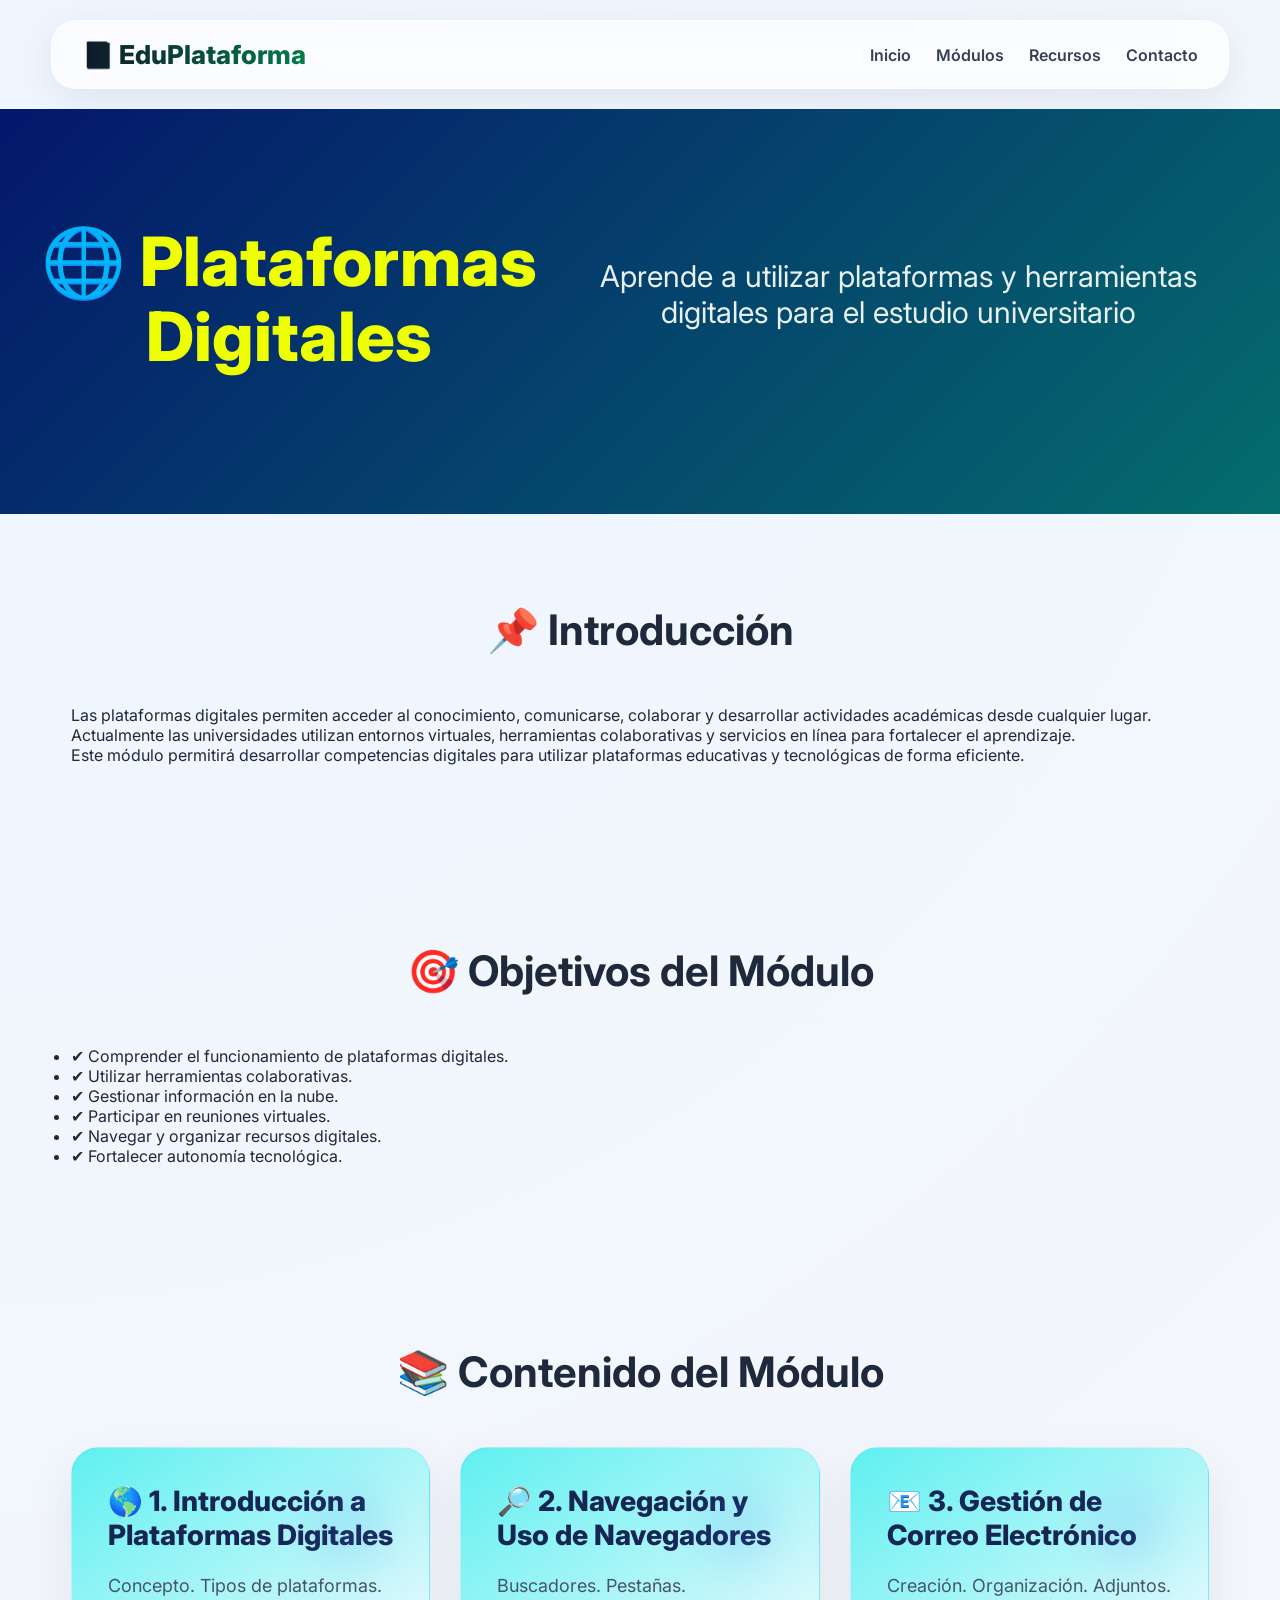
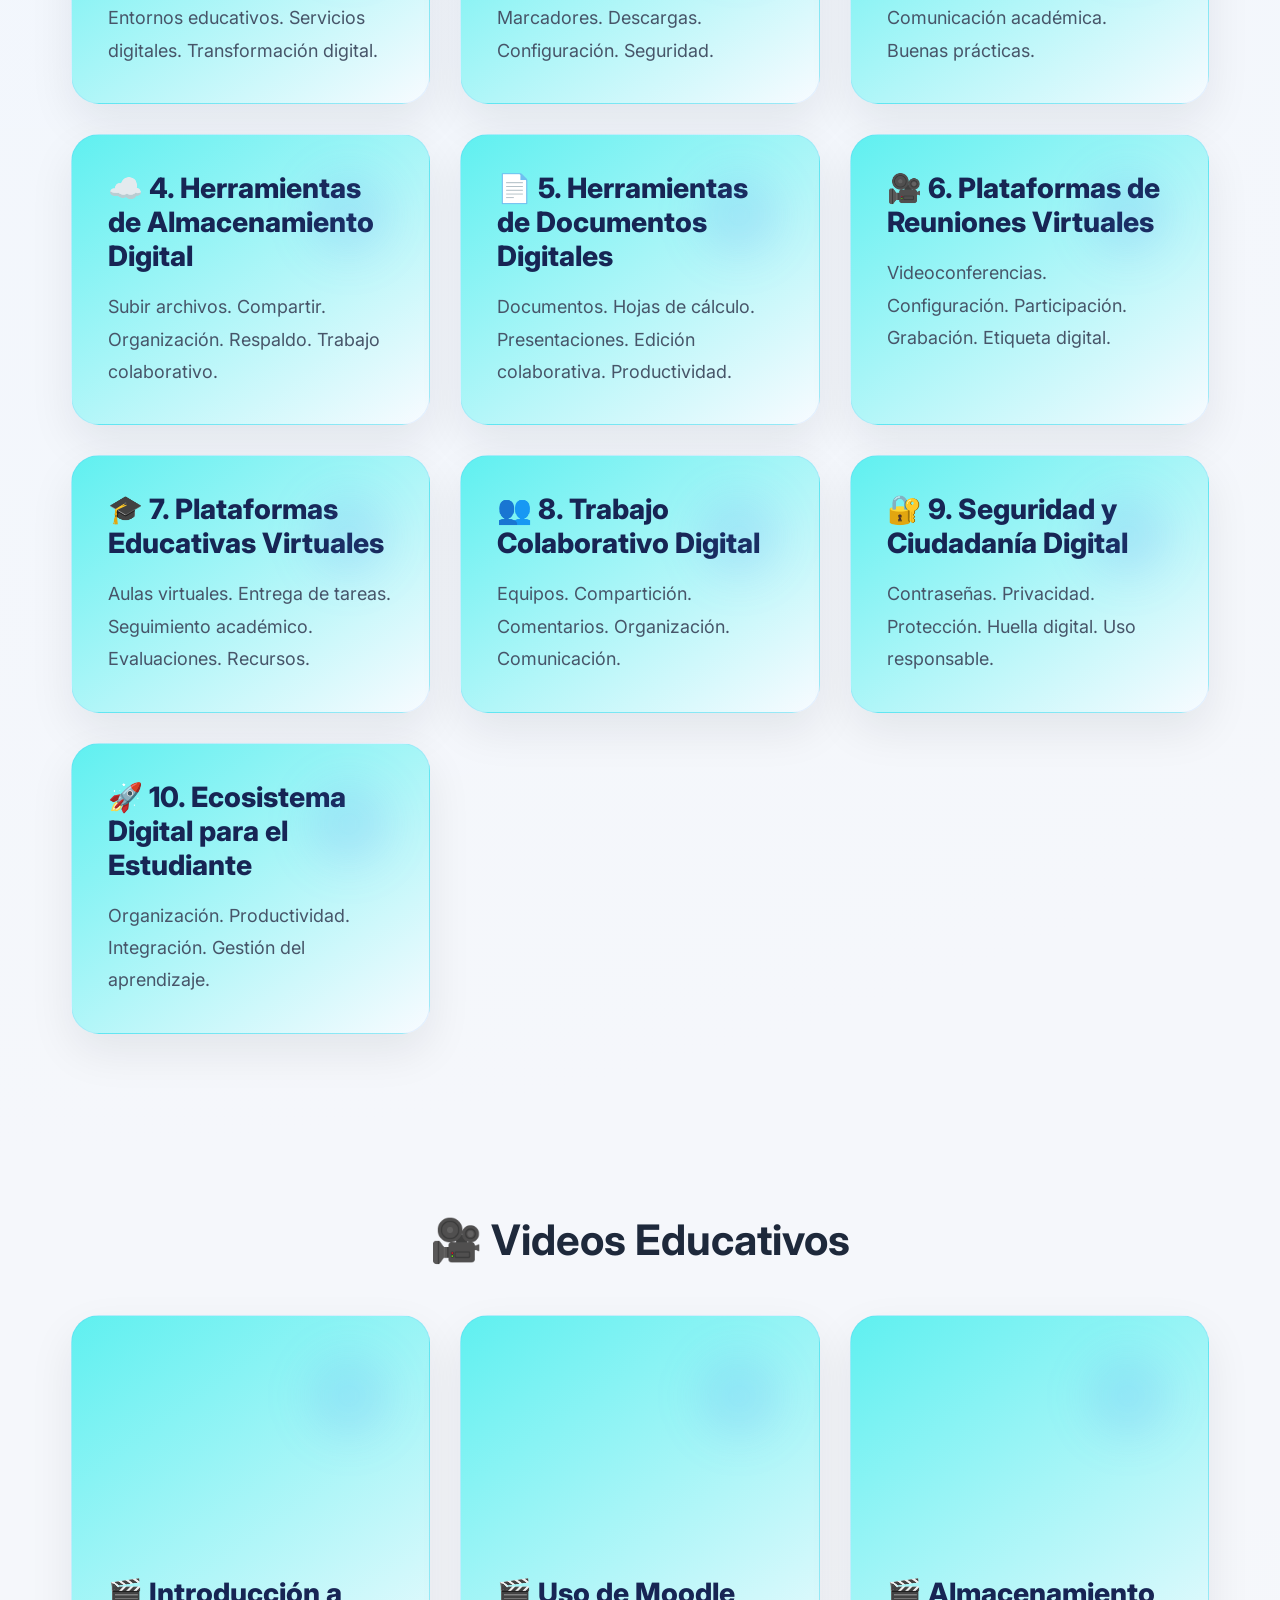
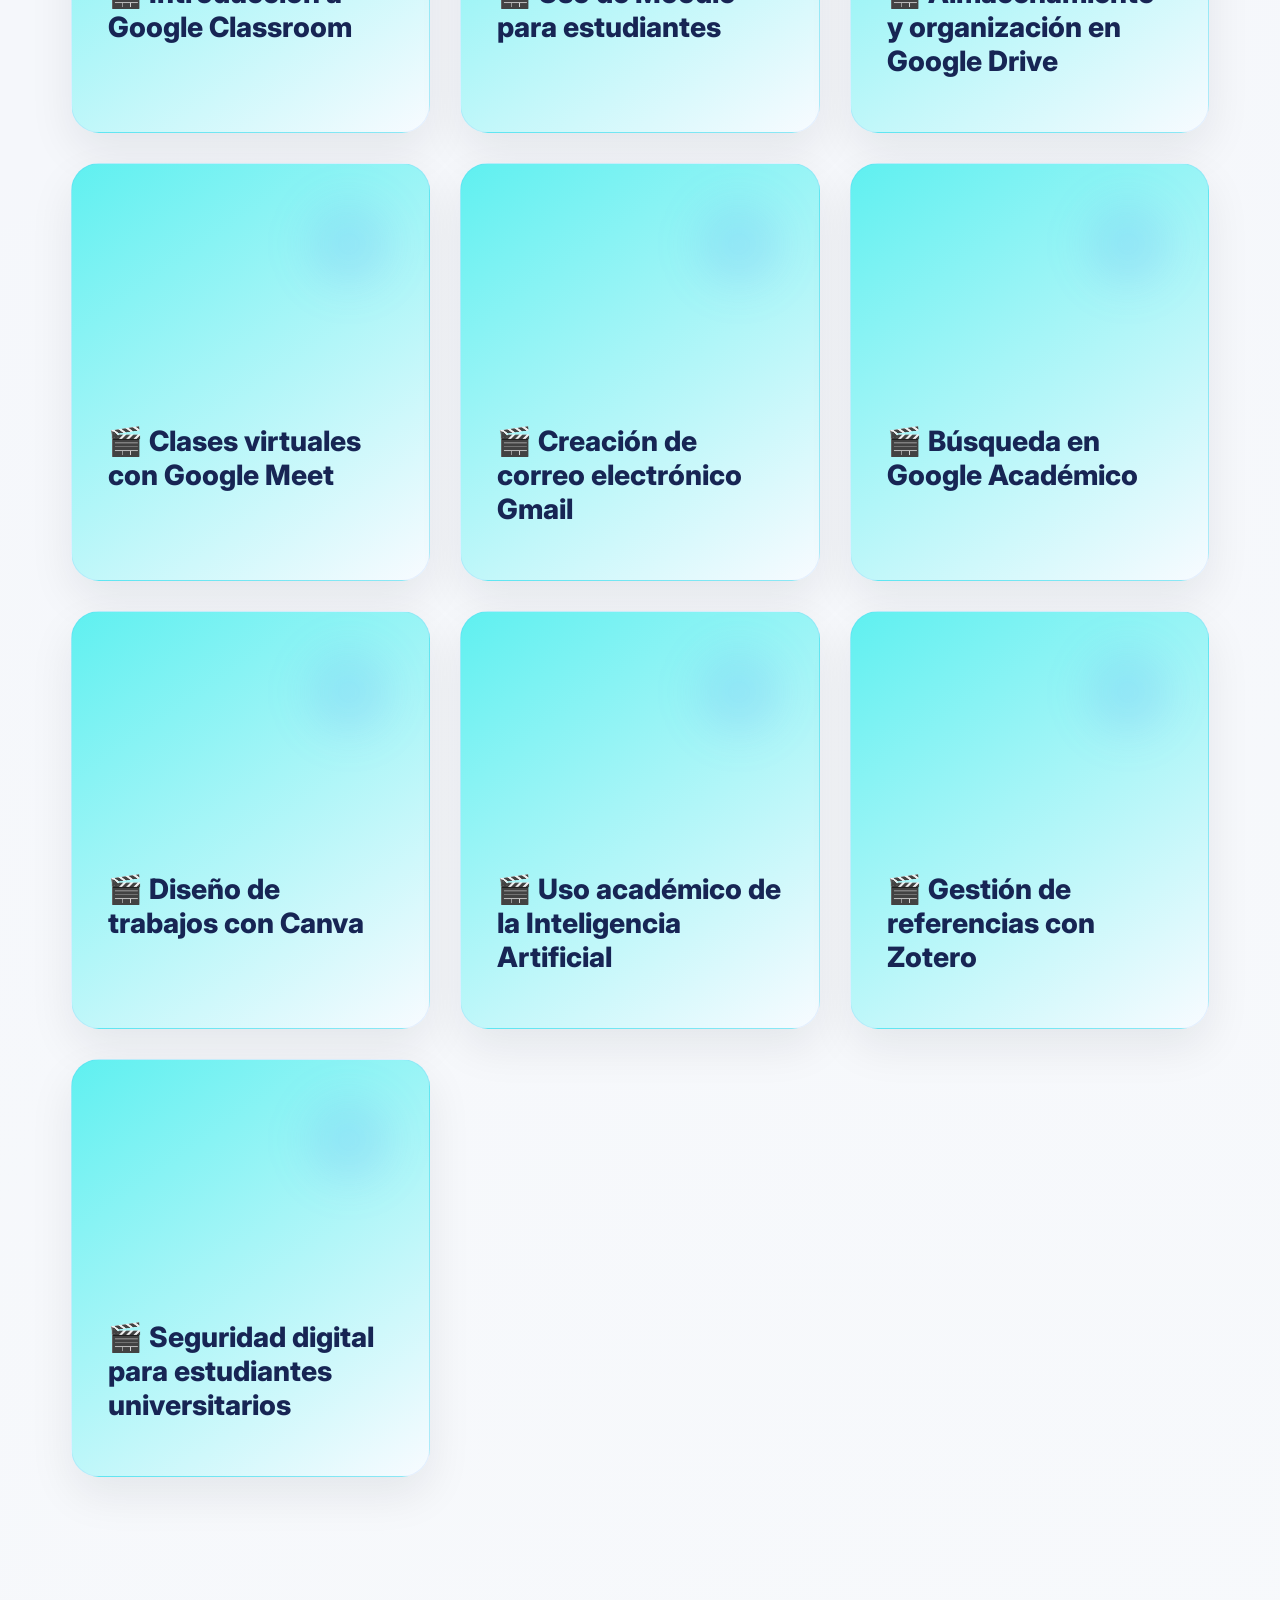
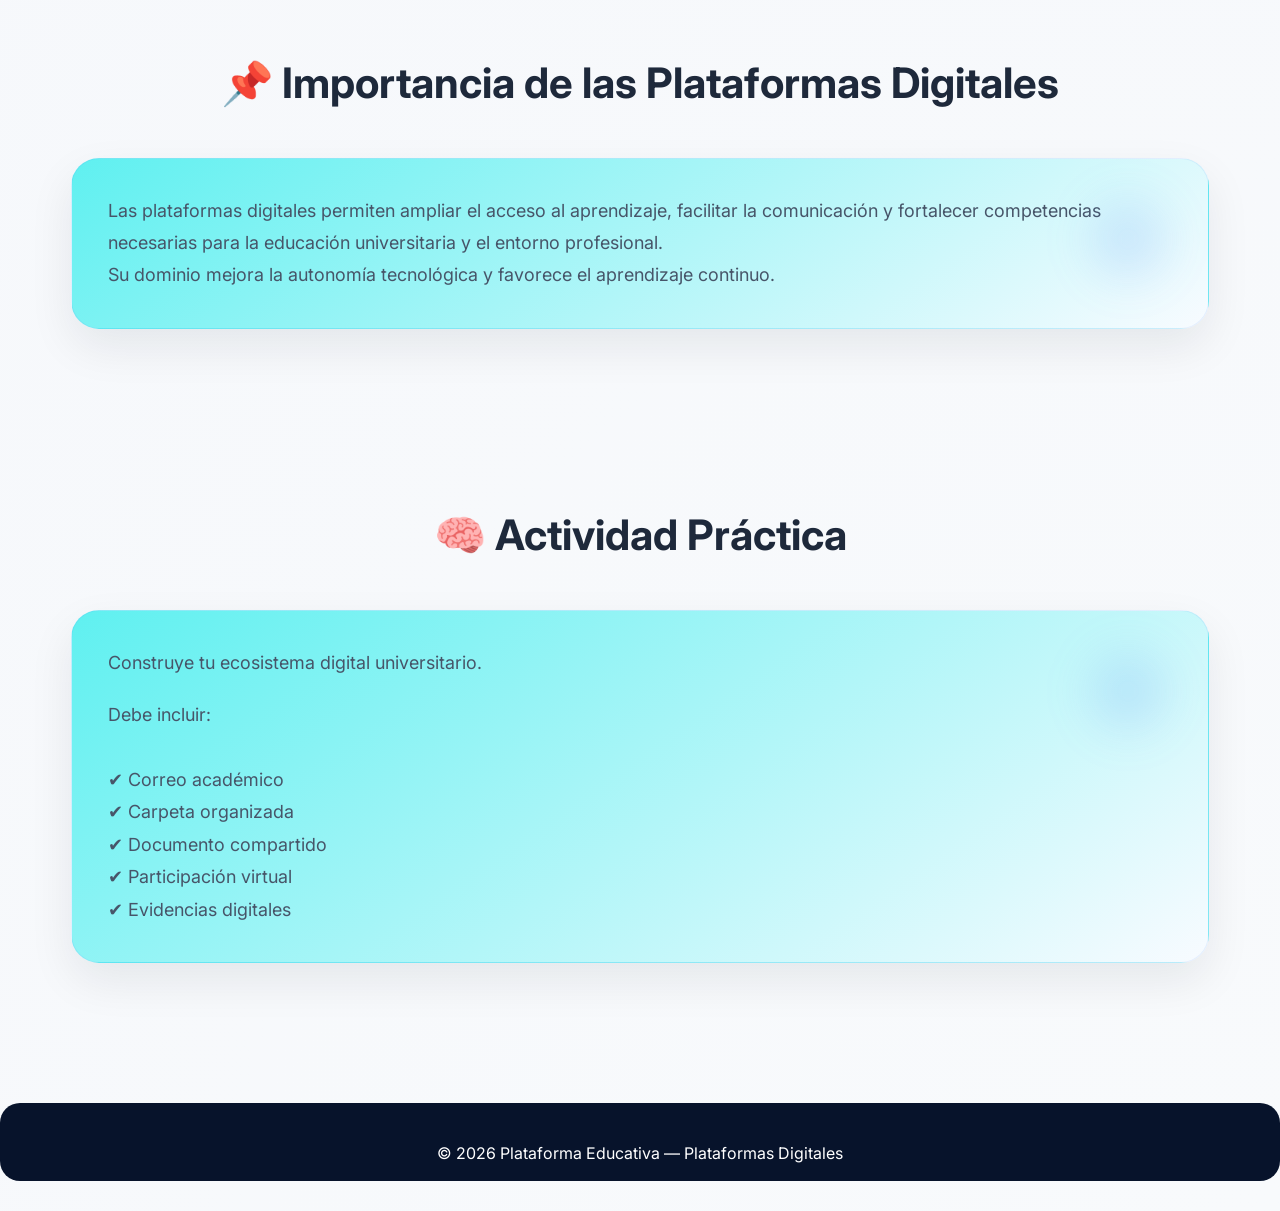
<file: modules/plataformas.html>
<!DOCTYPE html>

<html lang="es">

<head>

<meta charset="UTF-8">

<title>Plataformas Digitales</title>

<link rel="stylesheet" href="../css/style.css">

</head>

<body>

<!-- NAVBAR -->

<header class="navbar">

<div class="logo">
📘 EduPlataforma
</div>

<nav>

<a href="../index.html">Inicio</a> <a href="../pages/modules.html">Módulos</a> <a href="../pages/recursos.html">Recursos</a> <a href="../pages/contacto.html">Contacto</a>

</nav>

</header>

<!-- HERO -->

<section class="hero small">

<h1>
🌐 Plataformas Digitales
</h1>

<p>

Aprende a utilizar plataformas y herramientas digitales para el estudio universitario

</p>

</section>

<!-- INTRODUCCIÓN -->

<section class="section">

<h2 class="section-title">

📌 Introducción

</h2>

<p>

Las plataformas digitales permiten acceder al conocimiento,
comunicarse, colaborar y desarrollar actividades académicas
desde cualquier lugar.

</p>

<p>

Actualmente las universidades utilizan entornos virtuales,
herramientas colaborativas y servicios en línea para fortalecer
el aprendizaje.

</p>

<p>

Este módulo permitirá desarrollar competencias digitales
para utilizar plataformas educativas y tecnológicas de forma eficiente.

</p>

</section>

<!-- OBJETIVOS -->

<section class="section">

<h2 class="section-title">

🎯 Objetivos del Módulo

</h2>

<ul>

<li>✔ Comprender el funcionamiento de plataformas digitales.</li>

<li>✔ Utilizar herramientas colaborativas.</li>

<li>✔ Gestionar información en la nube.</li>

<li>✔ Participar en reuniones virtuales.</li>

<li>✔ Navegar y organizar recursos digitales.</li>

<li>✔ Fortalecer autonomía tecnológica.</li>

</ul>

</section>

<!-- CONTENIDO -->

<section class="section">

<h2 class="section-title">

📚 Contenido del Módulo

</h2>

<div class="grid">

<div class="card">

<h3>
🌎 1. Introducción a Plataformas Digitales
</h3>

<p>

Concepto.

Tipos de plataformas.

Entornos educativos.

Servicios digitales.

Transformación digital.

</p>

</div>

<div class="card">

<h3>
🔎 2. Navegación y Uso de Navegadores
</h3>

<p>

Buscadores.

Pestañas.

Marcadores.

Descargas.

Configuración.

Seguridad.

</p>

</div>

<div class="card">

<h3>
📧 3. Gestión de Correo Electrónico
</h3>

<p>

Creación.

Organización.

Adjuntos.

Comunicación académica.

Buenas prácticas.

</p>

</div>

<div class="card">

<h3>
☁️ 4. Herramientas de Almacenamiento Digital
</h3>

<p>

Subir archivos.

Compartir.

Organización.

Respaldo.

Trabajo colaborativo.

</p>

</div>

<div class="card">

<h3>
📄 5. Herramientas de Documentos Digitales
</h3>

<p>

Documentos.

Hojas de cálculo.

Presentaciones.

Edición colaborativa.

Productividad.

</p>

</div>

<div class="card">

<h3>
🎥 6. Plataformas de Reuniones Virtuales
</h3>

<p>

Videoconferencias.

Configuración.

Participación.

Grabación.

Etiqueta digital.

</p>

</div>

<div class="card">

<h3>
🎓 7. Plataformas Educativas Virtuales
</h3>

<p>

Aulas virtuales.

Entrega de tareas.

Seguimiento académico.

Evaluaciones.

Recursos.

</p>

</div>

<div class="card">

<h3>
👥 8. Trabajo Colaborativo Digital
</h3>

<p>

Equipos.

Compartición.

Comentarios.

Organización.

Comunicación.

</p>

</div>

<div class="card">

<h3>
🔐 9. Seguridad y Ciudadanía Digital
</h3>

<p>

Contraseñas.

Privacidad.

Protección.

Huella digital.

Uso responsable.

</p>

</div>

<div class="card">

<h3>
🚀 10. Ecosistema Digital para el Estudiante
</h3>

<p>

Organización.

Productividad.

Integración.

Gestión del aprendizaje.

</p>

</div>

</div>

</section>


<!-- VIDEOS EDUCATIVOS -->

<section class="section">

  <h2 class="section-title">
    🎥 Videos Educativos
  </h2>

  <div class="grid">

    <!-- VIDEO 1 -->
    <div class="card video-card">
      <iframe width="100%" height="220"
        src="https://www.youtube.com/embed/MunbK7N8aDA?si=Wg23LkbyRhjpmND9" title="YouTube video player" frameborder="0" allow="accelerometer; autoplay; clipboard-write; encrypted-media; gyroscope; picture-in-picture; web-share" referrerpolicy="strict-origin-when-cross-origin"
        title="Google Classroom"
        frameborder="0"
        allowfullscreen>
      </iframe>

      <h3>
        🎬 Introducción a Google Classroom
      </h3>
    </div>

    <!-- VIDEO 2 -->
    <div class="card video-card">
      <iframe width="100%" height="220"
        src="https://www.youtube.com/embed/wgILtKPcwiA?si=GcsrRKvdCl84BMWw" title="YouTube video player" frameborder="0" allow="accelerometer; autoplay; clipboard-write; encrypted-media; gyroscope; picture-in-picture; web-share" referrerpolicy="strict-origin-when-cross-origin"
        title="Moodle"
        frameborder="0"
        allowfullscreen>
      </iframe>

      <h3>
        🎬 Uso de Moodle para estudiantes
      </h3>
    </div>

    <!-- VIDEO 3 -->
    <div class="card video-card">
      <iframe width="100%" height="220"
        src="https://www.youtube.com/embed/l5R9NUy5228?si=h55MwsTFe0pk7X1N" title="YouTube video player" frameborder="0" allow="accelerometer; autoplay; clipboard-write; encrypted-media; gyroscope; picture-in-picture; web-share" referrerpolicy="strict-origin-when-cross-origin"
        title="Google Drive"
        frameborder="0"
        allowfullscreen>
      </iframe>

      <h3>
        🎬 Almacenamiento y organización en Google Drive
      </h3>
    </div>

    <!-- VIDEO 4 -->
    <div class="card video-card">
      <iframe width="100%" height="220"
        src="https://www.youtube.com/embed/O2CpHY46mAA?si=OnX1AeRpFWVRYzQh" title="YouTube video player" frameborder="0" allow="accelerometer; autoplay; clipboard-write; encrypted-media; gyroscope; picture-in-picture; web-share" referrerpolicy="strict-origin-when-cross-origin"
        title="Google Meet"
        frameborder="0"
        allowfullscreen>
      </iframe>

      <h3>
        🎬 Clases virtuales con Google Meet
      </h3>
    </div>

    <!-- VIDEO 5 -->
    <div class="card video-card">
      <iframe width="100%" height="220"
        src="https://www.youtube.com/embed/W0b_iJPu-U4?si=N3ZqxilIqMII9Mzw" title="YouTube video player" frameborder="0" allow="accelerometer; autoplay; clipboard-write; encrypted-media; gyroscope; picture-in-picture; web-share" referrerpolicy="strict-origin-when-cross-origin"
        title="Gmail"
        frameborder="0"
        allowfullscreen>
      </iframe>

      <h3>
        🎬 Creación de correo electrónico Gmail
      </h3>
    </div>

    <!-- VIDEO 6 -->
    <div class="card video-card">
      <iframe width="100%" height="220"
        src="https://www.youtube.com/embed/I4IjOkT2GZ8?si=t762ehhhVzFgdgV7" title="YouTube video player" frameborder="0" allow="accelerometer; autoplay; clipboard-write; encrypted-media; gyroscope; picture-in-picture; web-share" referrerpolicy="strict-origin-when-cross-origin"
        title="Google Académico"
        frameborder="0"
        allowfullscreen>
      </iframe>

      <h3>
        🎬 Búsqueda en Google Académico
      </h3>
    </div>

    <!-- VIDEO 7 -->
    <div class="card video-card">
      <iframe width="100%" height="220"
        src="https://www.youtube.com/embed/QVwg6ieBP2Y?si=s1MhM1ehFLpCFoPd%22%20title=%22YouTube%20video%20player%22%20frameborder=%220%22%20allow=%22accelerometer;%20autoplay;%20clipboard-write;%20encrypted-media;%20gyroscope;%20picture-in-picture;%20web-share%22%20referrerpolicy=%22strict-origin-when-cross-origin"
        title="Canva"
        frameborder="0"
        allowfullscreen>
      </iframe>

      <h3>
        🎬 Diseño de trabajos con Canva
      </h3>
    </div>

    <!-- VIDEO 8 -->
    <div class="card video-card">
      <iframe width="100%" height="220"
        src=""
        title="ChatGPT"
        frameborder="0"
        allowfullscreen>
      </iframe>

      <h3>
        🎬 Uso académico de la Inteligencia Artificial
      </h3>
    </div>

    <!-- VIDEO 9 -->
    <div class="card video-card">
      <iframe width="100%" height="220"
        src=""
        title="Zotero"
        frameborder="0"
        allowfullscreen>
      </iframe>

      <h3>
        🎬 Gestión de referencias con Zotero
      </h3>
    </div>

    <!-- VIDEO 10 -->
    <div class="card video-card">
      <iframe width="100%" height="220"
        src=""
        title="Seguridad Digital"
        frameborder="0"
        allowfullscreen>
      </iframe>

      <h3>
        🎬 Seguridad digital para estudiantes universitarios
      </h3>
    </div>

  </div>

</section>


<!-- IMPORTANCIA -->

<section class="section">

<h2 class="section-title">

📌 Importancia de las Plataformas Digitales

</h2>

<div class="card">

<p>

Las plataformas digitales permiten ampliar el acceso al aprendizaje,
facilitar la comunicación y fortalecer competencias necesarias para
la educación universitaria y el entorno profesional.

</p>

<p>

Su dominio mejora la autonomía tecnológica y favorece el aprendizaje continuo.

</p>

</div>

</section>

<!-- ACTIVIDAD -->

<section class="section">

<h2 class="section-title">

🧠 Actividad Práctica

</h2>

<div class="card">

<p>

Construye tu ecosistema digital universitario.

</p>

<br>

<p>

Debe incluir:

<br><br>

✔ Correo académico

<br>

✔ Carpeta organizada

<br>

✔ Documento compartido

<br>

✔ Participación virtual

<br>

✔ Evidencias digitales

</p>

</div>

</section>

<!-- FOOTER -->

<footer class="footer">

<p>

© 2026 Plataforma Educativa — Plataformas Digitales

</p>

</footer>

</body>

</html>
</file>
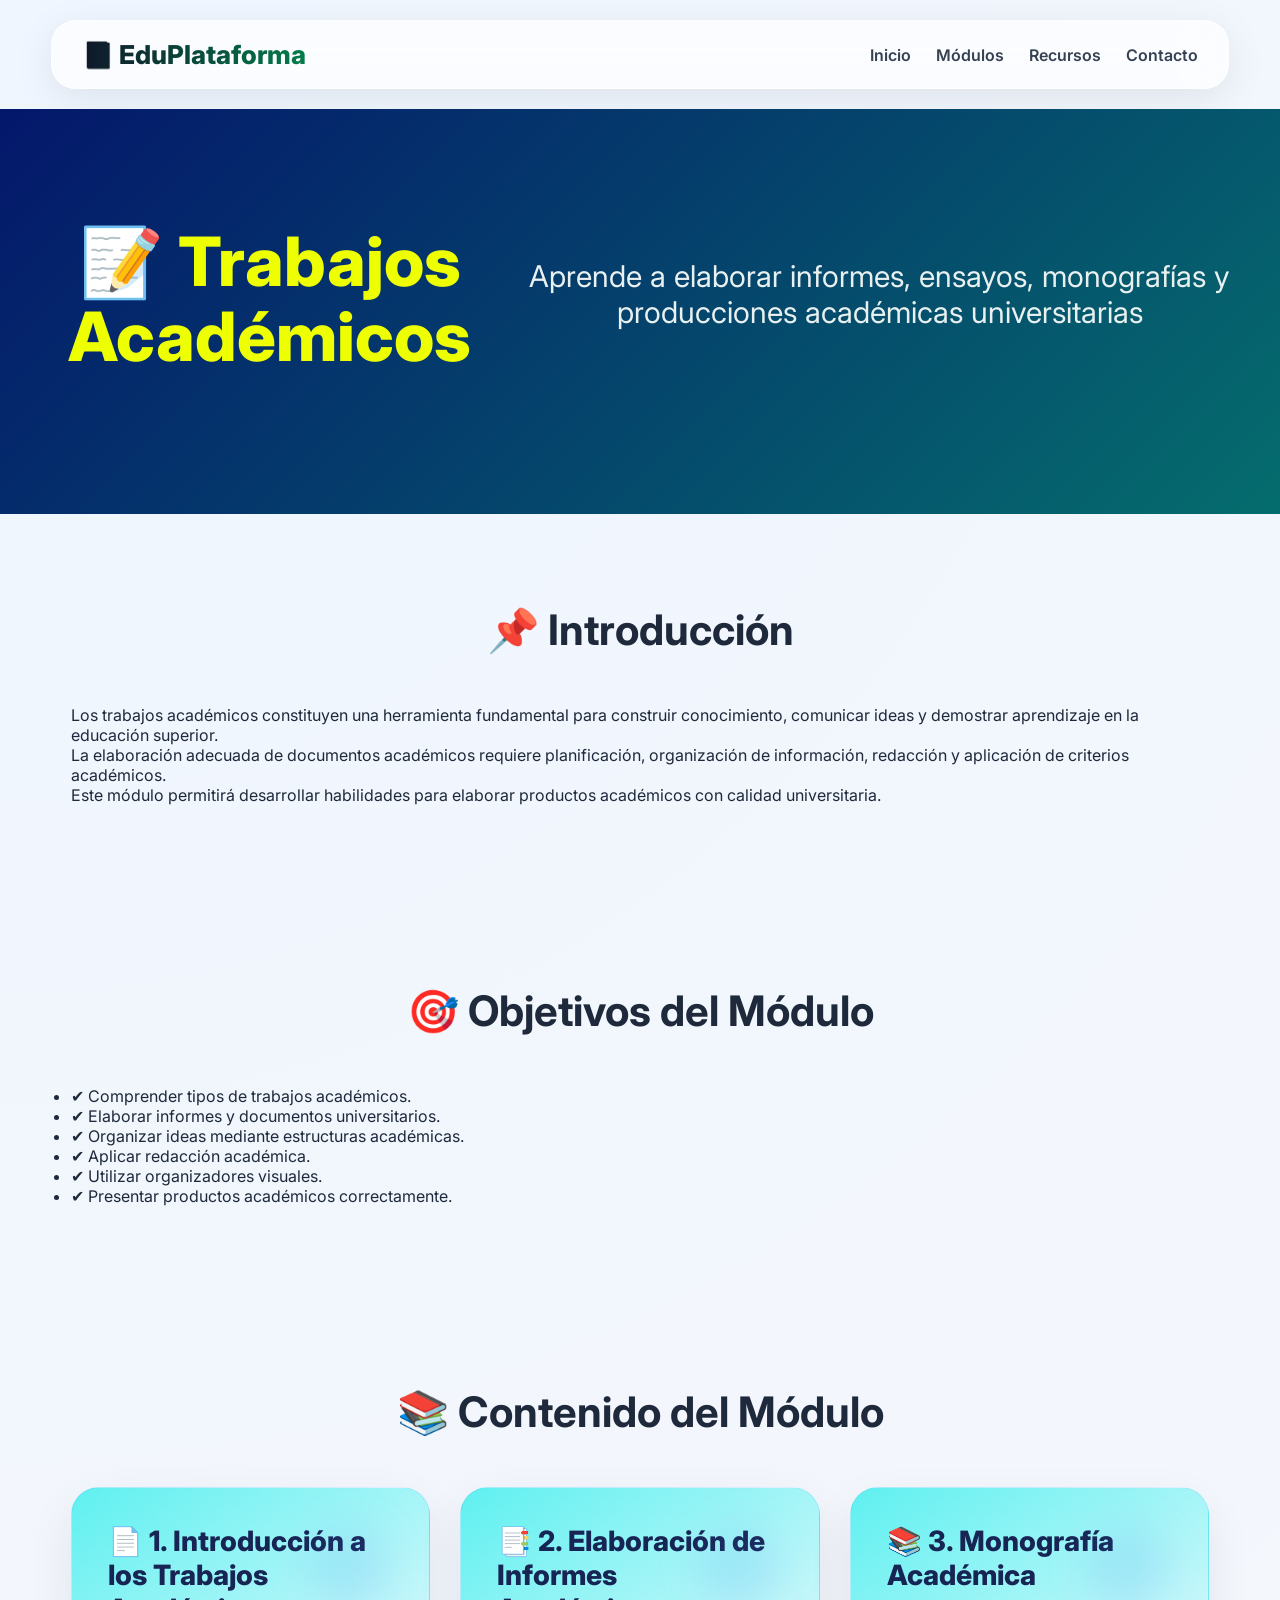
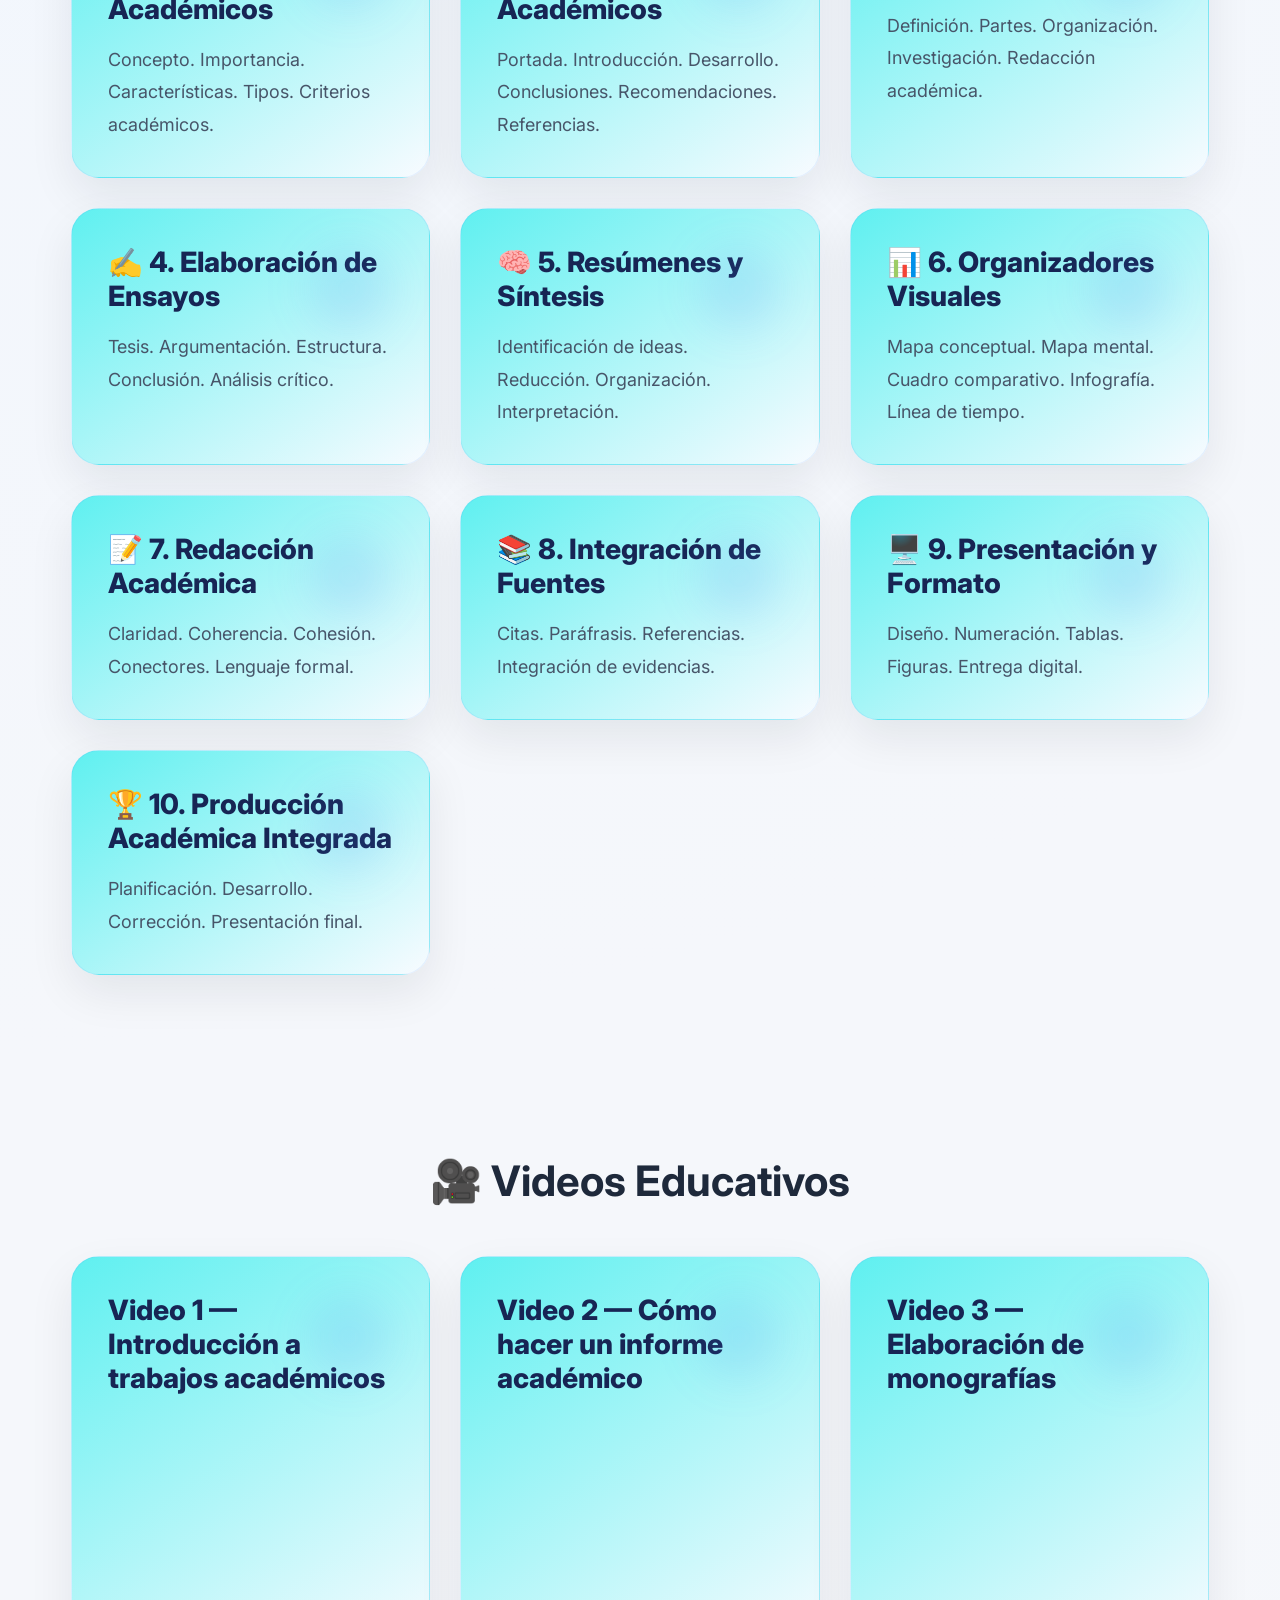
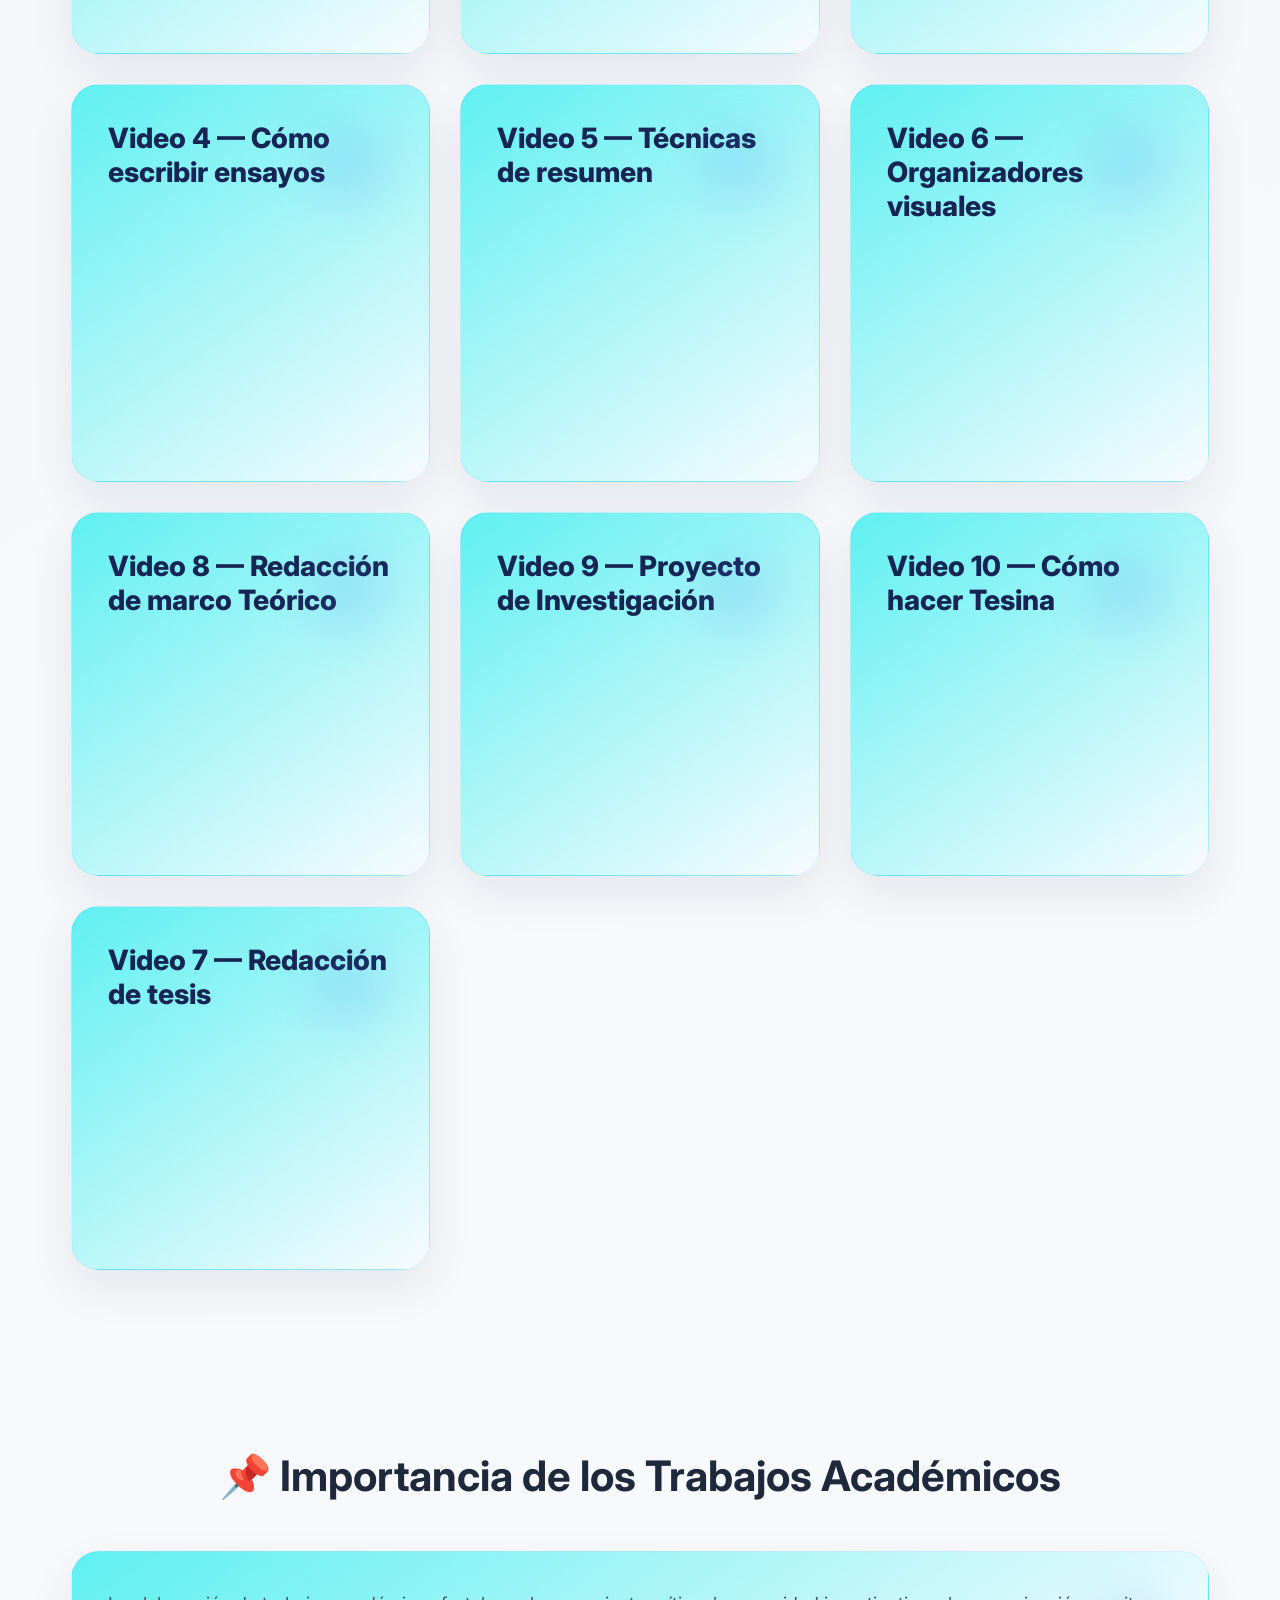
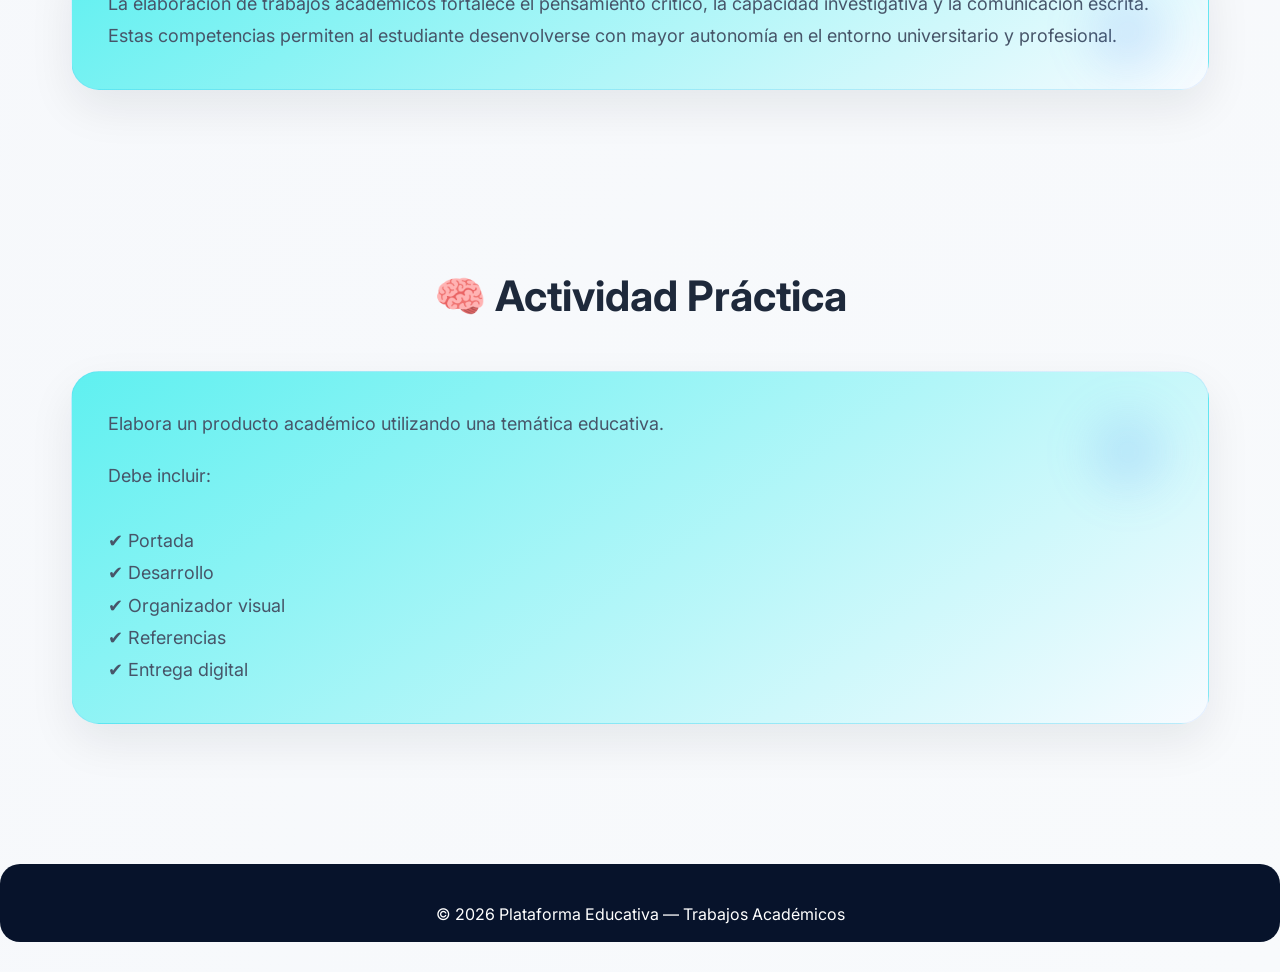
<file: modules/trabajos-academicos.html>
<!DOCTYPE html>

<html lang="es">

<head>

<meta charset="UTF-8">

<title>Trabajos Académicos</title>

<link rel="stylesheet" href="../css/style.css">

</head>

<body>

<!-- NAVBAR -->

<header class="navbar">

<div class="logo">
📘 EduPlataforma
</div>

<nav>

<a href="../index.html">Inicio</a> <a href="../pages/modules.html">Módulos</a> <a href="../pages/recursos.html">Recursos</a> <a href="../pages/contacto.html">Contacto</a>

</nav>

</header>

<!-- HERO -->

<section class="hero small">

<h1>
📝 Trabajos Académicos
</h1>

<p>

Aprende a elaborar informes, ensayos, monografías y producciones académicas universitarias

</p>

</section>

<!-- INTRODUCCIÓN -->

<section class="section">

<h2 class="section-title">

📌 Introducción

</h2>

<p>

Los trabajos académicos constituyen una herramienta fundamental
para construir conocimiento, comunicar ideas y demostrar aprendizaje
en la educación superior.

</p>

<p>

La elaboración adecuada de documentos académicos requiere planificación,
organización de información, redacción y aplicación de criterios académicos.

</p>

<p>

Este módulo permitirá desarrollar habilidades para elaborar productos
académicos con calidad universitaria.

</p>

</section>

<!-- OBJETIVOS -->

<section class="section">

<h2 class="section-title">

🎯 Objetivos del Módulo

</h2>

<ul>

<li>✔ Comprender tipos de trabajos académicos.</li>

<li>✔ Elaborar informes y documentos universitarios.</li>

<li>✔ Organizar ideas mediante estructuras académicas.</li>

<li>✔ Aplicar redacción académica.</li>

<li>✔ Utilizar organizadores visuales.</li>

<li>✔ Presentar productos académicos correctamente.</li>

</ul>

</section>

<!-- CONTENIDO -->

<section class="section">

<h2 class="section-title">

📚 Contenido del Módulo

</h2>

<div class="grid">

<div class="card">

<h3>
📄 1. Introducción a los Trabajos Académicos
</h3>

<p>

Concepto.

Importancia.

Características.

Tipos.

Criterios académicos.

</p>

</div>

<div class="card">

<h3>
📑 2. Elaboración de Informes Académicos
</h3>

<p>

Portada.

Introducción.

Desarrollo.

Conclusiones.

Recomendaciones.

Referencias.

</p>

</div>

<div class="card">

<h3>
📚 3. Monografía Académica
</h3>

<p>

Definición.

Partes.

Organización.

Investigación.

Redacción académica.

</p>

</div>

<div class="card">

<h3>
✍️ 4. Elaboración de Ensayos
</h3>

<p>

Tesis.

Argumentación.

Estructura.

Conclusión.

Análisis crítico.

</p>

</div>

<div class="card">

<h3>
🧠 5. Resúmenes y Síntesis
</h3>

<p>

Identificación de ideas.

Reducción.

Organización.

Interpretación.

</p>

</div>

<div class="card">

<h3>
📊 6. Organizadores Visuales
</h3>

<p>

Mapa conceptual.

Mapa mental.

Cuadro comparativo.

Infografía.

Línea de tiempo.

</p>

</div>

<div class="card">

<h3>
📝 7. Redacción Académica
</h3>

<p>

Claridad.

Coherencia.

Cohesión.

Conectores.

Lenguaje formal.

</p>

</div>

<div class="card">

<h3>
📚 8. Integración de Fuentes
</h3>

<p>

Citas.

Paráfrasis.

Referencias.

Integración de evidencias.

</p>

</div>

<div class="card">

<h3>
🖥️ 9. Presentación y Formato
</h3>

<p>

Diseño.

Numeración.

Tablas.

Figuras.

Entrega digital.

</p>

</div>

<div class="card">

<h3>
🏆 10. Producción Académica Integrada
</h3>

<p>

Planificación.

Desarrollo.

Corrección.

Presentación final.

</p>

</div>

</div>

</section>


<!-- VIDEOS -->
<section class="section">

    <h2 class="section-title">
        🎥 Videos Educativos
    </h2>

    <div class="grid">

        <!-- VIDEO 1 -->
        <div class="card">
            <h3>Video 1 — Introducción a trabajos académicos</h3>
            <iframe width="100%" height="200"
                src="https://www.youtube.com/embed/ogvE-ZX834I?si=NuBaODPmOQ5Osx9v" title="YouTube video player" frameborder="0" allow="accelerometer; autoplay; clipboard-write; encrypted-media; gyroscope; picture-in-picture; web-share" referrerpolicy="strict-origin-when-cross-origin"
                title="Introducción a trabajos académicos"
                frameborder="0"
                allowfullscreen>
            </iframe>
        </div>

        <!-- VIDEO 2 -->
        <div class="card">
            <h3>Video 2 — Cómo hacer un informe académico</h3>
            <iframe width="100%" height="200"
                src="https://www.youtube.com/embed/zy9hyWjf29w?si=K_0CV96sXCgw2Csj" title="YouTube video player" frameborder="0" allow="accelerometer; autoplay; clipboard-write; encrypted-media; gyroscope; picture-in-picture; web-share" referrerpolicy="strict-origin-when-cross-origin"
                title="Informe académico"
                frameborder="0"
                allowfullscreen>
            </iframe>
        </div>

        <!-- VIDEO 3 -->
        <div class="card">
            <h3>Video 3 — Elaboración de monografías</h3>
            <iframe width="100%" height="200"
                src="https://www.youtube.com/embed/o6uFNI7hl3U?si=YqpIka3tePzIwXMo" title="YouTube video player" frameborder="0" allow="accelerometer; autoplay; clipboard-write; encrypted-media; gyroscope; picture-in-picture; web-share" referrerpolicy="strict-origin-when-cross-origin"
                title="Monografía académica"
                frameborder="0"
                allowfullscreen>
            </iframe>
        </div>

        <!-- VIDEO 4 -->
        <div class="card">
            <h3>Video 4 — Cómo escribir ensayos</h3>
            <iframe width="100%" height="200"
                src="https://www.youtube.com/embed/4xO137UKck8?si=0Pj8HfsS_t9UNz8g" title="YouTube video player" frameborder="0" allow="accelerometer; autoplay; clipboard-write; encrypted-media; gyroscope; picture-in-picture; web-share" referrerpolicy="strict-origin-when-cross-origin"
                title="Ensayos académicos"
                frameborder="0"
                allowfullscreen>
            </iframe>
        </div>

        <!-- VIDEO 5 -->
        <div class="card">
            <h3>Video 5 — Técnicas de resumen</h3>
            <iframe width="100%" height="200"
                src="https://www.youtube.com/embed/wurBExpZiBk?si=sSSknHDfp-iI-VOC" title="YouTube video player" frameborder="0" allow="accelerometer; autoplay; clipboard-write; encrypted-media; gyroscope; picture-in-picture; web-share" referrerpolicy="strict-origin-when-cross-origin"
                title="Resumen y síntesis"
                frameborder="0"
                allowfullscreen>
            </iframe>
        </div>

        <!-- VIDEO 6 -->
        <div class="card">
            <h3>Video 6 — Organizadores visuales</h3>
            <iframe width="100%" height="200"
                src="https://www.youtube.com/embed/aT3OZEUfEFs?si=061Q_jbYdFvNWMh6" title="YouTube video player" frameborder="0" allow="accelerometer; autoplay; clipboard-write; encrypted-media; gyroscope; picture-in-picture; web-share" referrerpolicy="strict-origin-when-cross-origin"
                title="Organizadores visuales"
                frameborder="0"
                allowfullscreen>
            </iframe>
        </div>


        <!-- VIDEO 7 -->
        <div class="card">
            <h3>Video 8 — Redacción de marco Teórico</h3>
            <iframe width="100%" height="200"
                src="https://www.youtube.com/embed/ccAxgR8U0Lg?si=4EF7GnRO5P6sBhsR" title="YouTube video player" frameborder="0" allow="accelerometer; autoplay; clipboard-write; encrypted-media; gyroscope; picture-in-picture; web-share" referrerpolicy="strict-origin-when-cross-origin"
                title="Citas y referencias"
                frameborder="0"
                allowfullscreen>
            </iframe>
        </div>

        <!-- VIDEO 8 -->
        <div class="card">
            <h3>Video 9 — Proyecto de Investigación</h3>
            <iframe width="100%" height="200"
                src="https://www.youtube.com/embed/Ynvm32352ng?si=_-BogmytKQImY3ia" title="YouTube video player" frameborder="0" allow="accelerometer; autoplay; clipboard-write; encrypted-media; gyroscope; picture-in-picture; web-share" referrerpolicy="strict-origin-when-cross-origin"
                title="Presentación académica"
                frameborder="0"
                allowfullscreen>
            </iframe>
        </div>

        <!-- VIDEO 9 -->
        <div class="card">
            <h3>Video 10 — Cómo hacer Tesina</h3>
            <iframe width="100%" height="200"
                src="https://www.youtube.com/embed/pW5Oli1Lsu8?si=mh8T6u2_S93mi-Zx" title="YouTube video player" frameborder="0" allow="accelerometer; autoplay; clipboard-write; encrypted-media; gyroscope; picture-in-picture; web-share" referrerpolicy="strict-origin-when-cross-origin"
                title="Errores en trabajos académicos"
                frameborder="0"
                allowfullscreen>
            </iframe>
        </div>

                <!-- VIDEO 10 -->
        <div class="card">
            <h3>Video 7 — Redacción de tesis</h3>
            <iframe width="100%" height="200"
                src="https://www.youtube.com/embed/KWue9sJuzGA?si=mgOsBn5c9KFjBOLh" title="YouTube video player" frameborder="0" allow="accelerometer; autoplay; clipboard-write; encrypted-media; gyroscope; picture-in-picture; web-share" referrerpolicy="strict-origin-when-cross-origin"
                title="Redacción académica"
                frameborder="0"
                allowfullscreen>
            </iframe>
        </div>




    </div>

</section>




<!-- IMPORTANCIA -->

<section class="section">

<h2 class="section-title">

📌 Importancia de los Trabajos Académicos

</h2>

<div class="card">

<p>

La elaboración de trabajos académicos fortalece el pensamiento crítico,
la capacidad investigativa y la comunicación escrita.

</p>

<p>

Estas competencias permiten al estudiante desenvolverse con mayor
autonomía en el entorno universitario y profesional.

</p>

</div>

</section>

<!-- ACTIVIDAD -->

<section class="section">

<h2 class="section-title">

🧠 Actividad Práctica

</h2>

<div class="card">

<p>

Elabora un producto académico utilizando una temática educativa.

</p>

<br>

<p>

Debe incluir:

<br><br>

✔ Portada

<br>

✔ Desarrollo

<br>

✔ Organizador visual

<br>

✔ Referencias

<br>

✔ Entrega digital

</p>

</div>

</section>

<!-- FOOTER -->

<footer class="footer">

<p>

© 2026 Plataforma Educativa — Trabajos Académicos

</p>

</footer>

</body>

</html>
</file>
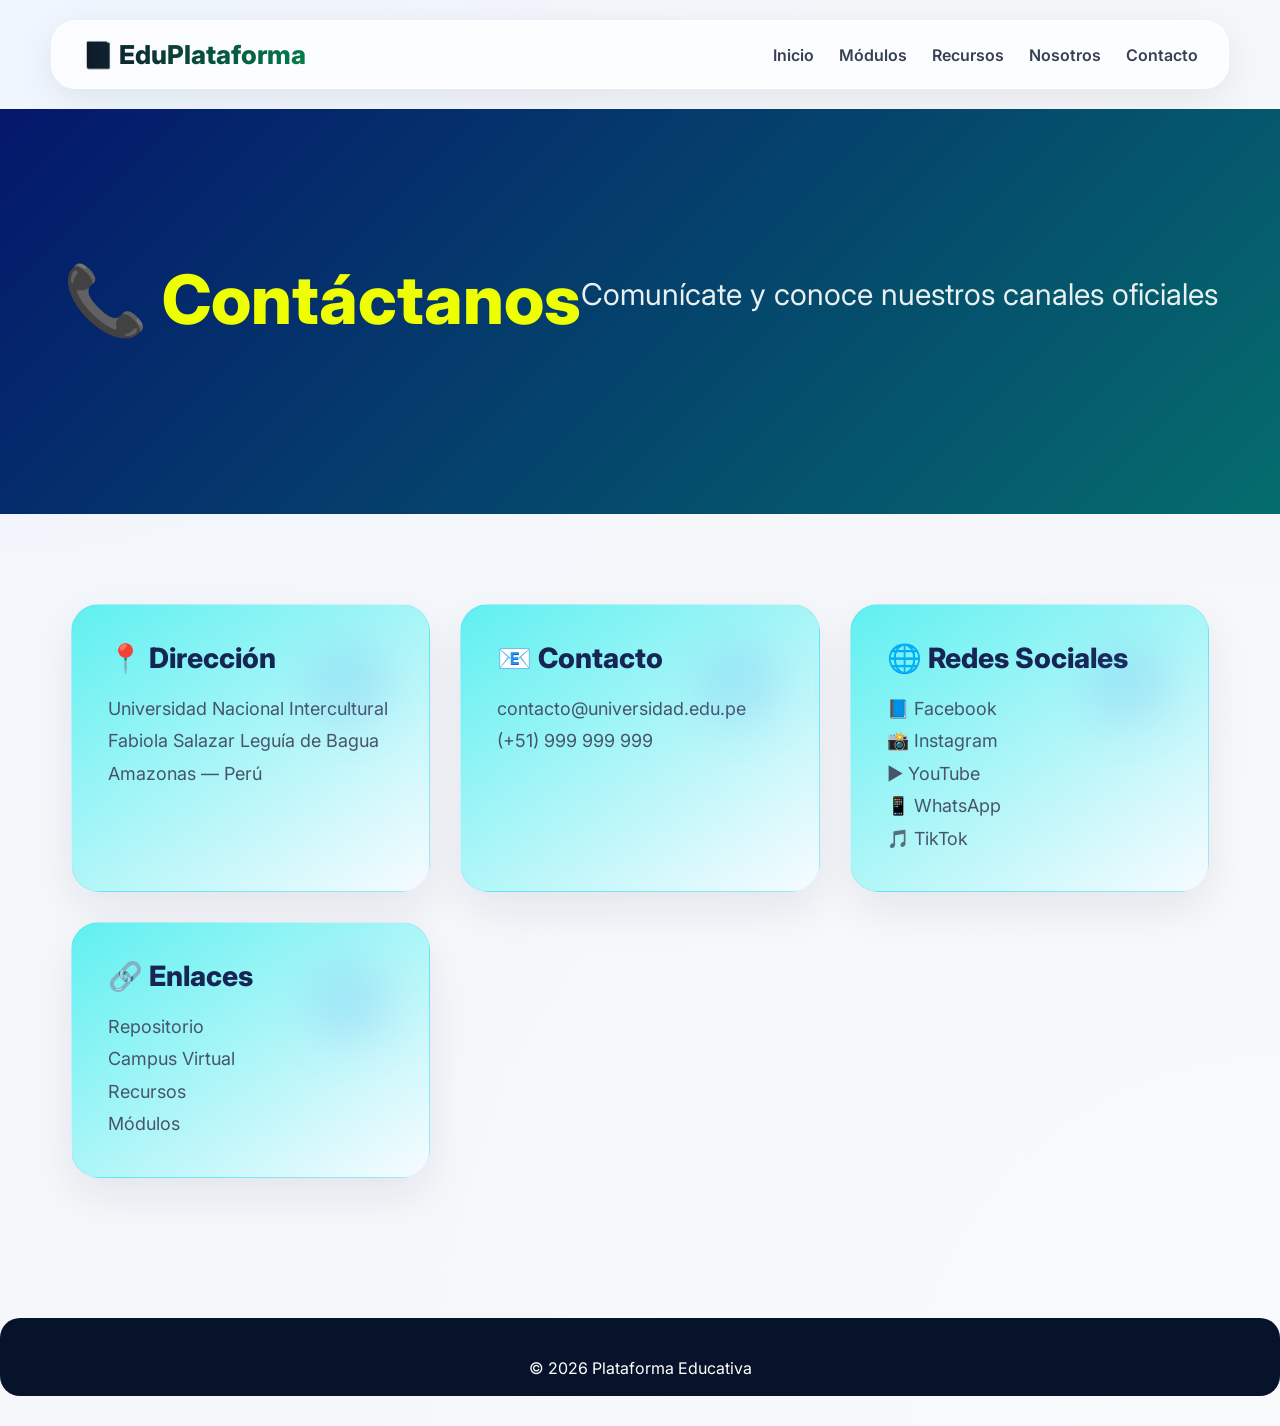
<file: pages/contacto.html>
<!DOCTYPE html>
<html lang="es">

<head>

<meta charset="UTF-8">

<meta name="viewport"
content="width=device-width, initial-scale=1.0">

<title>Contacto</title>

<link rel="stylesheet"
href="../css/style.css">

</head>

<body>

<!-- NAVBAR -->

<header class="navbar">

<div class="logo">
📘 EduPlataforma
</div>

<nav>

<a href="../index.html">Inicio</a>

<a href="modules.html">Módulos</a>

<a href="recursos.html">Recursos</a>

<a href="nosotros.html">Nosotros</a>

<a href="contacto.html">Contacto</a>

</nav>

</header>


<!-- HERO -->

<section class="hero small">

<h1>

📞 Contáctanos

</h1>

<p>

Comunícate y conoce nuestros canales oficiales

</p>

</section>



<section class="section">

<div class="grid">


<div class="card">

<h3>📍 Dirección</h3>

<p>
Universidad Nacional Intercultural
</p>

<p>
Fabiola Salazar Leguía de Bagua
</p>

<p>
Amazonas — Perú
</p>

</div>



<div class="card">

<h3>📧 Contacto</h3>

<p>
contacto@universidad.edu.pe
</p>

<p>
(+51) 999 999 999
</p>

</div>



<div class="card">

<h3>🌐 Redes Sociales</h3>

<p>📘 Facebook</p>

<p>📸 Instagram</p>

<p>▶ YouTube</p>

<p>📱 WhatsApp</p>

<p>🎵 TikTok</p>

</div>



<div class="card">

<h3>🔗 Enlaces</h3>

<p>Repositorio</p>

<p>Campus Virtual</p>

<p>Recursos</p>

<p>Módulos</p>

</div>

</div>

</section>


<footer class="footer">

<p>

© 2026 Plataforma Educativa

</p>

</footer>

</body>

</html>
</file>
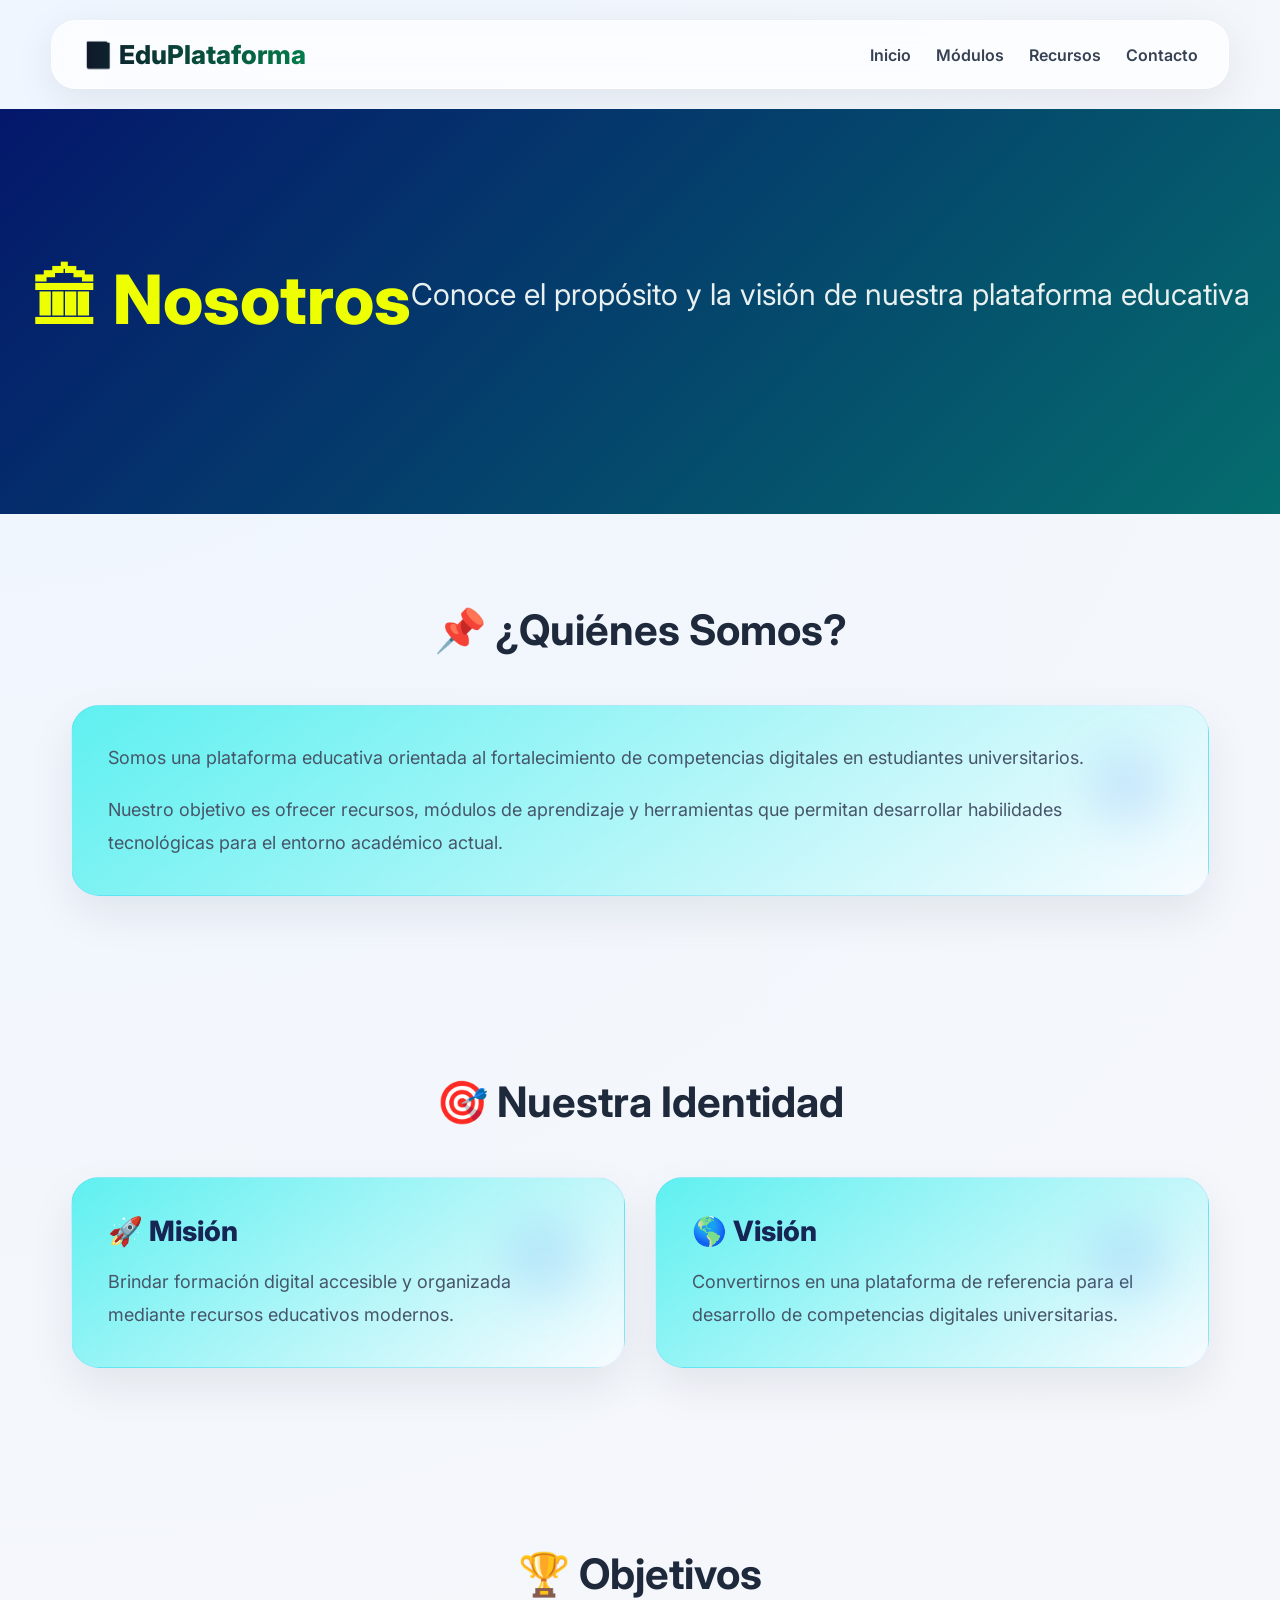
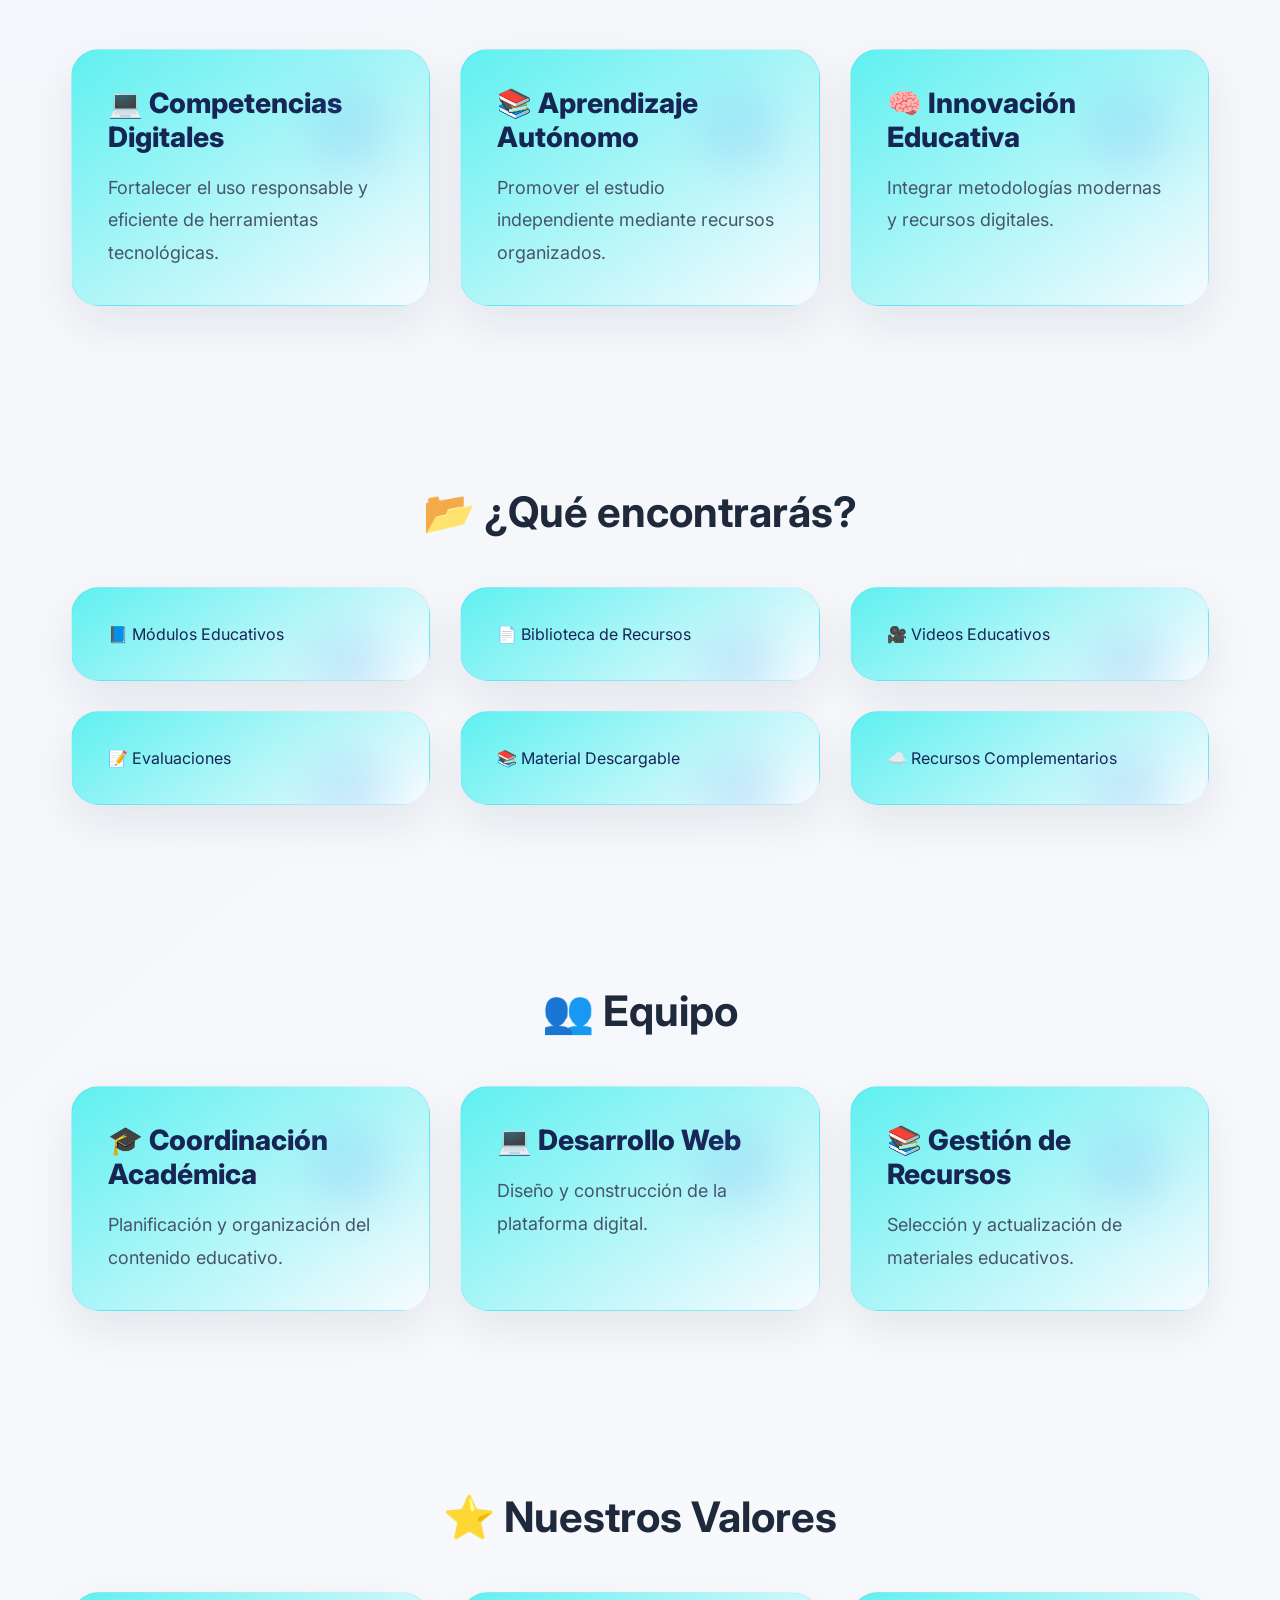
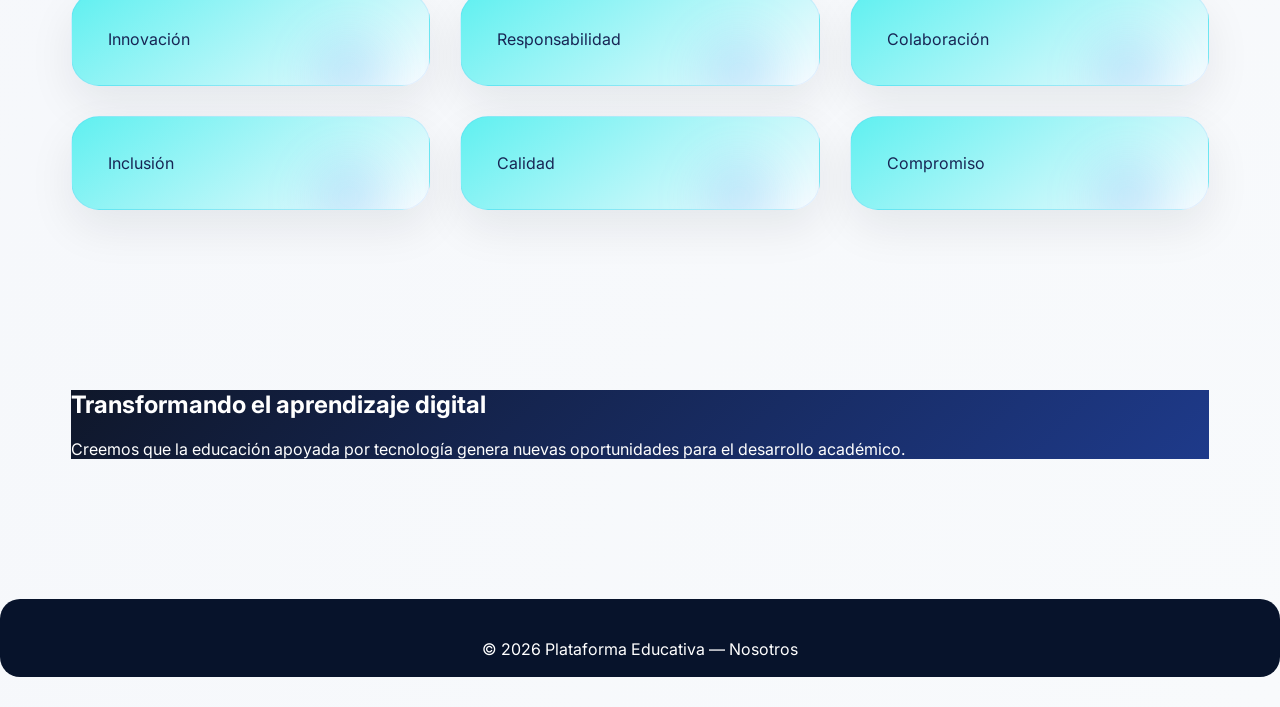
<file: pages/nosotros.html>
<!DOCTYPE html>
<html lang="es">

<head>

<meta charset="UTF-8">
<meta name="viewport"
content="width=device-width, initial-scale=1.0">

<title>Nosotros | Plataforma Educativa</title>

<link rel="stylesheet"
href="../css/style.css">

</head>

<body>

<!-- NAVBAR -->

<header class="navbar">

<div class="logo">
📘 EduPlataforma
</div>

<nav>

<a href="../index.html">
Inicio
</a>

<a href="modules.html">
Módulos
</a>

<a href="recursos.html">
Recursos
</a>

<a href="contacto.html">
Contacto
</a>

</nav>

</header>


<!-- HERO -->

<section class="hero small">

<h1>

🏛 Nosotros

</h1>

<p>

Conoce el propósito y la visión de nuestra plataforma educativa

</p>

</section>


<!-- PRESENTACION -->

<section class="section">

<h2 class="section-title">

📌 ¿Quiénes Somos?

</h2>

<div class="card">

<p>

Somos una plataforma educativa orientada al fortalecimiento de competencias digitales en estudiantes universitarios.

</p>

<br>

<p>

Nuestro objetivo es ofrecer recursos, módulos de aprendizaje y herramientas que permitan desarrollar habilidades tecnológicas para el entorno académico actual.

</p>

</div>

</section>


<!-- MISION Y VISION -->

<section class="section">

<h2 class="section-title">

🎯 Nuestra Identidad

</h2>

<div class="grid">

<div class="card">

<h3>
🚀 Misión
</h3>

<p>

Brindar formación digital accesible y organizada mediante recursos educativos modernos.

</p>

</div>


<div class="card">

<h3>
🌎 Visión
</h3>

<p>

Convertirnos en una plataforma de referencia para el desarrollo de competencias digitales universitarias.

</p>

</div>

</div>

</section>


<!-- OBJETIVOS -->

<section class="section">

<h2 class="section-title">

🏆 Objetivos

</h2>

<div class="grid">

<div class="card">

<h3>
💻 Competencias Digitales
</h3>

<p>

Fortalecer el uso responsable y eficiente de herramientas tecnológicas.

</p>

</div>


<div class="card">

<h3>
📚 Aprendizaje Autónomo
</h3>

<p>

Promover el estudio independiente mediante recursos organizados.

</p>

</div>


<div class="card">

<h3>
🧠 Innovación Educativa
</h3>

<p>

Integrar metodologías modernas y recursos digitales.

</p>

</div>

</div>

</section>


<!-- QUE OFRECEMOS -->

<section class="section">

<h2 class="section-title">

📂 ¿Qué encontrarás?

</h2>

<div class="grid">

<div class="card">

📘 Módulos Educativos

</div>

<div class="card">

📄 Biblioteca de Recursos

</div>

<div class="card">

🎥 Videos Educativos

</div>

<div class="card">

📝 Evaluaciones

</div>

<div class="card">

📚 Material Descargable

</div>

<div class="card">

☁️ Recursos Complementarios

</div>

</div>

</section>


<!-- EQUIPO -->

<section class="section">

<h2 class="section-title">

👥 Equipo

</h2>

<div class="grid">

<div class="card">

<h3>
🎓 Coordinación Académica
</h3>

<p>

Planificación y organización del contenido educativo.

</p>

</div>


<div class="card">

<h3>
💻 Desarrollo Web
</h3>

<p>

Diseño y construcción de la plataforma digital.

</p>

</div>


<div class="card">

<h3>
📚 Gestión de Recursos
</h3>

<p>

Selección y actualización de materiales educativos.

</p>

</div>

</div>

</section>


<!-- VALORES -->

<section class="section">

<h2 class="section-title">

⭐ Nuestros Valores

</h2>

<div class="grid">

<div class="card">
Innovación
</div>

<div class="card">
Responsabilidad
</div>

<div class="card">
Colaboración
</div>

<div class="card">
Inclusión
</div>

<div class="card">
Calidad
</div>

<div class="card">
Compromiso
</div>

</div>

</section>


<!-- MENSAJE -->

<section class="section">

<div class="info">

<h2>

Transformando el aprendizaje digital

</h2>

<br>

<p>

Creemos que la educación apoyada por tecnología genera nuevas oportunidades para el desarrollo académico.

</p>

</div>

</section>


<!-- FOOTER -->

<footer class="footer">

<p>

© 2026 Plataforma Educativa — Nosotros

</p>

</footer>

<script src="../js/main.js"></script>

</body>

</html>
</file>
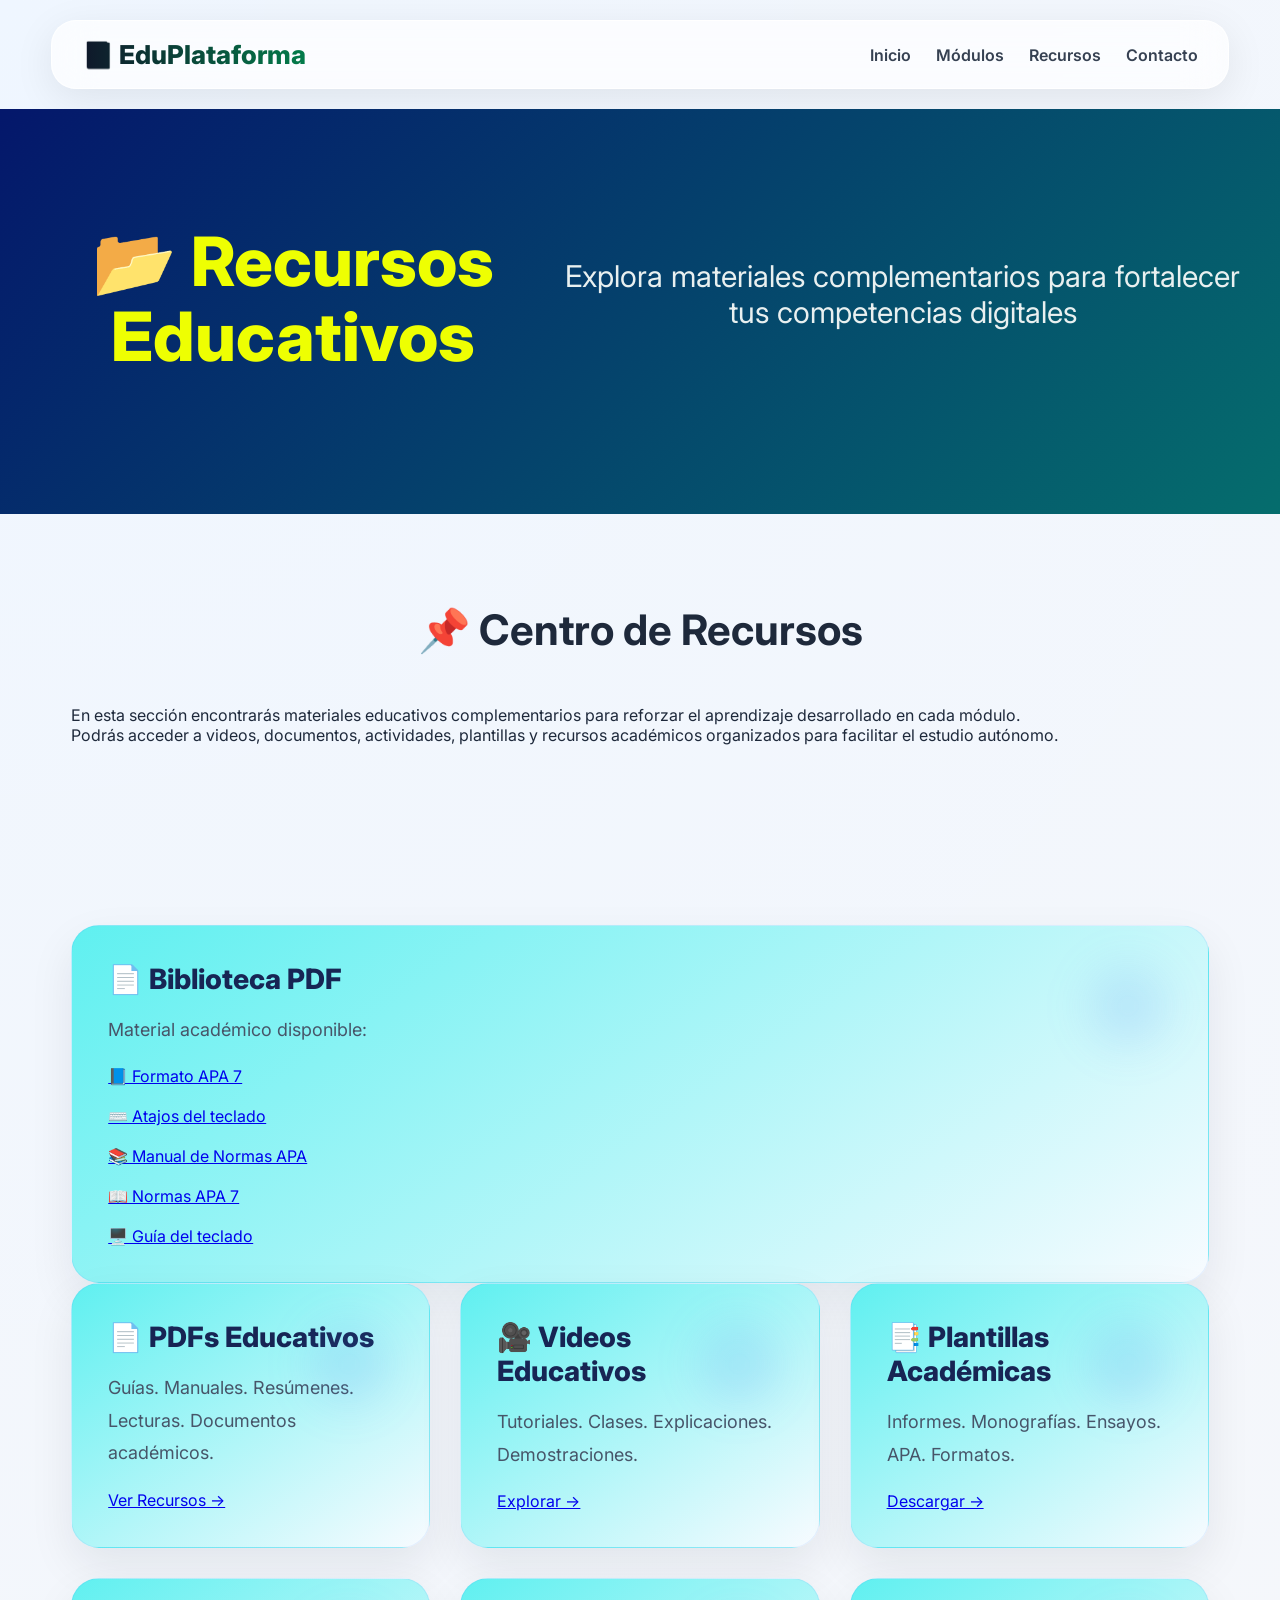
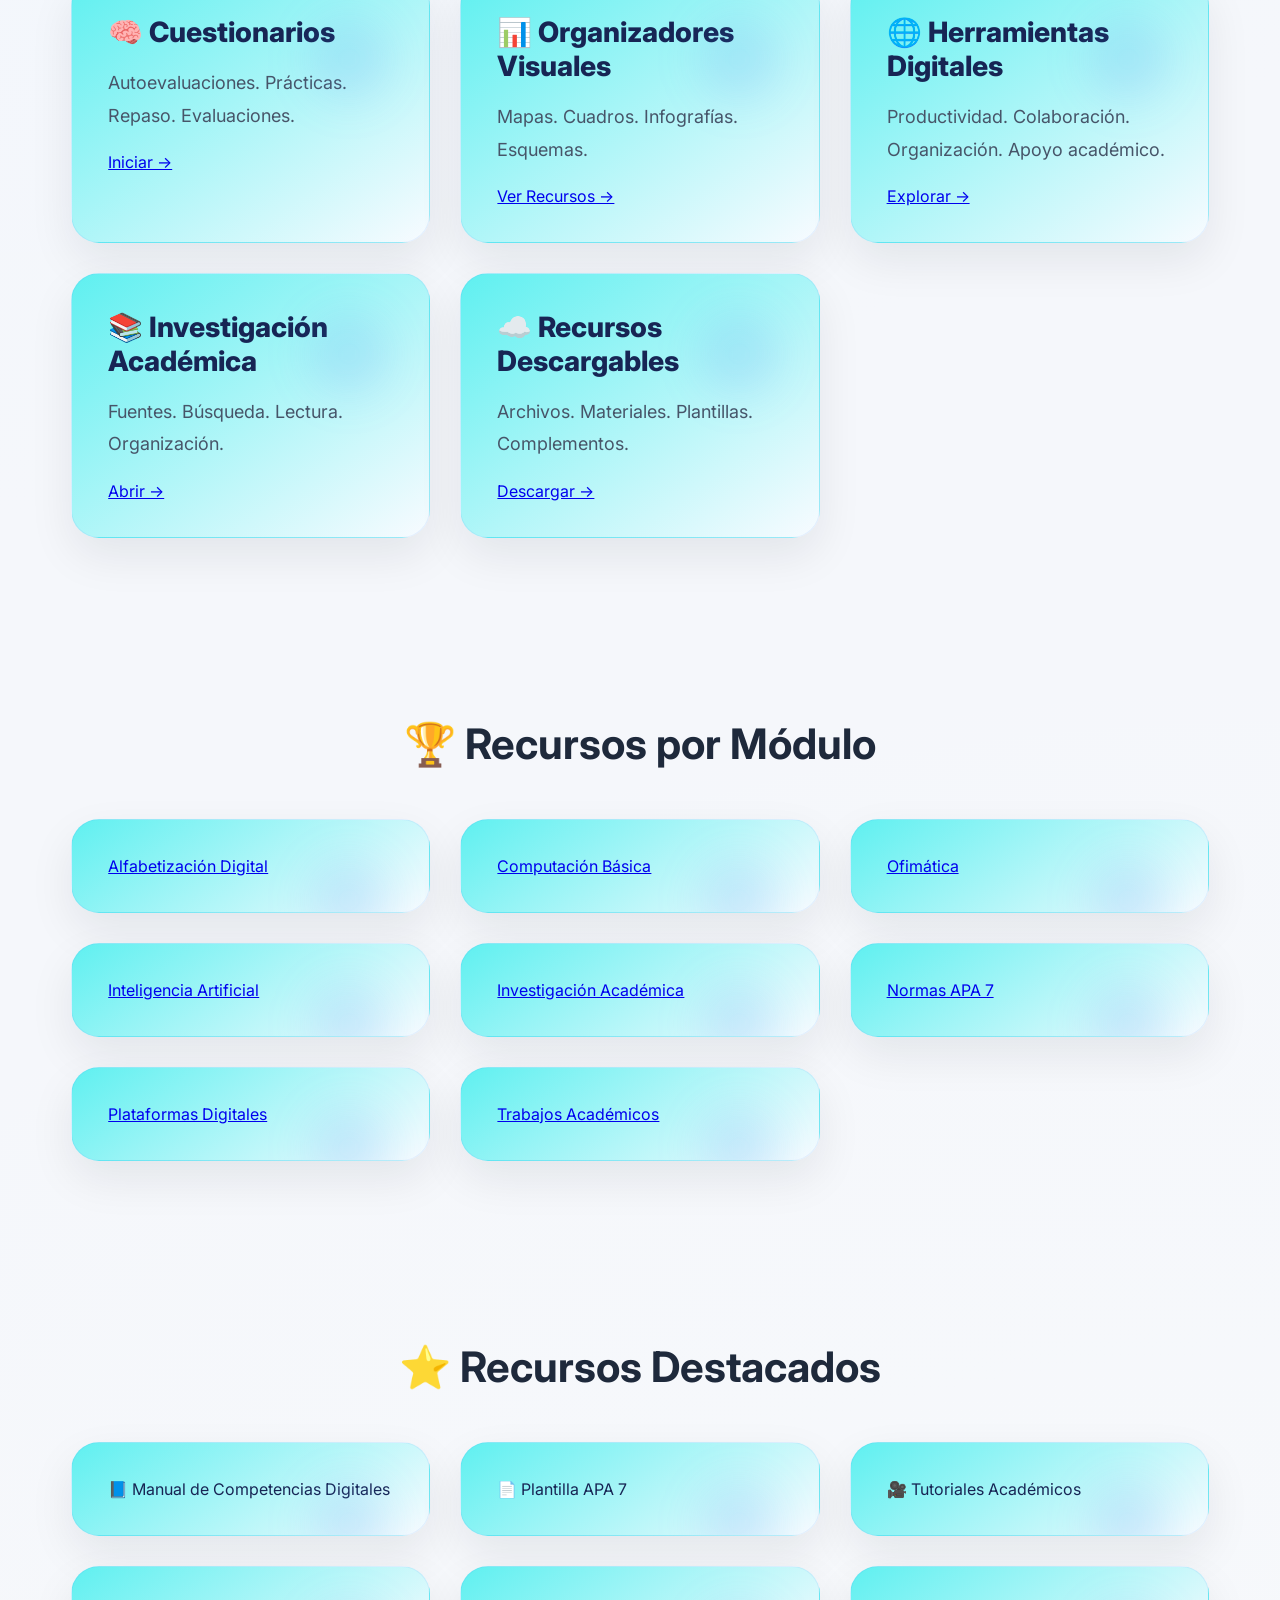
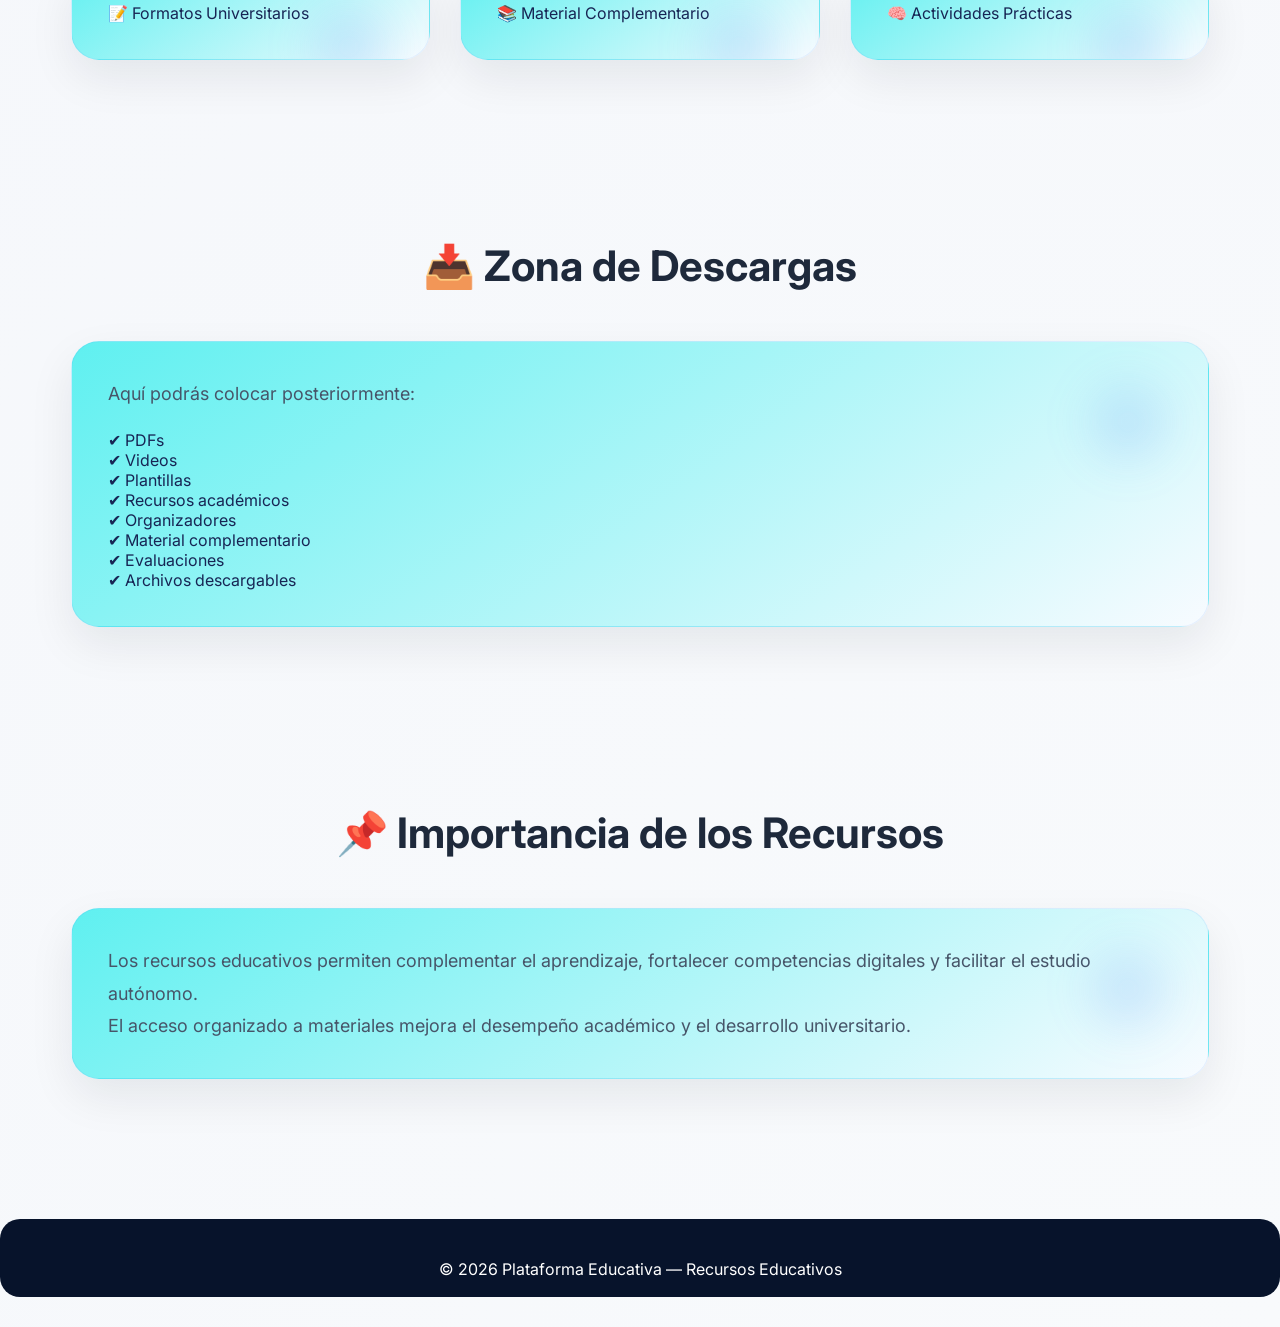
<file: pages/recursos.html>
<!DOCTYPE html>

<html lang="es">

<head>

<meta charset="UTF-8">

<meta name="viewport"
content="width=device-width, initial-scale=1.0">

<title>Recursos Educativos</title>

<link rel="stylesheet"
href="../css/style.css">

</head>

<body>

<!-- NAVBAR -->

<header class="navbar">

<div class="logo">
📘 EduPlataforma
</div>

<nav>

<a href="../index.html">Inicio</a>

<a href="modules.html">Módulos</a>

<a href="recursos.html">Recursos</a>

<a href="contacto.html">Contacto</a>

</nav>

</header>

<!-- HERO -->

<section class="hero small">

<h1>

📂 Recursos Educativos

</h1>

<p>

Explora materiales complementarios para fortalecer tus competencias digitales

</p>

</section>

<!-- INTRODUCCION -->

<section class="section">

<h2 class="section-title">

📌 Centro de Recursos

</h2>

<p>

En esta sección encontrarás materiales educativos complementarios para reforzar el aprendizaje desarrollado en cada módulo.

</p>

<p>

Podrás acceder a videos, documentos, actividades, plantillas y recursos académicos organizados para facilitar el estudio autónomo.

</p>

</section>

<!-- RECURSOS -->

<section class="section">


    <div class="card">

<h3>📄 Biblioteca PDF</h3>

<p>
Material académico disponible:
</p>

<br>

<a href="../assets/pdf/Formato APA7.pdf" target="_blank">
📘 Formato APA 7
</a>

<br><br>

<a href="../assets/pdf/Los atajos del teclado.pdf" target="_blank">
⌨️ Atajos del teclado
</a>

<br><br>

<a href="../assets/pdf/Manual de Normas APA 7ma edición.pdf" target="_blank">
📚 Manual de Normas APA
</a>

<br><br>

<a href="../assets/pdf/Normas APA 7ma edición.pdf" target="_blank">
📖 Normas APA 7
</a>

<br><br>

<a href="../assets/pdf/Teclado.pdf" target="_blank">
🖥️ Guía del teclado
</a>

</div>


<div class="grid">

<div class="card">

<h3>
📄 PDFs Educativos
</h3>

<p>

Guías.

Manuales.

Resúmenes.

Lecturas.

Documentos académicos.

</p>

<br>

<a href="#">
Ver Recursos →
</a>

</div>

<div class="card">

<h3>
🎥 Videos Educativos
</h3>

<p>

Tutoriales.

Clases.

Explicaciones.

Demostraciones.

</p>

<br>

<a href="#">
Explorar →
</a>

</div>

<div class="card">

<h3>
📑 Plantillas Académicas
</h3>

<p>

Informes.

Monografías.

Ensayos.

APA.

Formatos.

</p>

<br>

<a href="#">
Descargar →
</a>

</div>

<div class="card">

<h3>
🧠 Cuestionarios
</h3>

<p>

Autoevaluaciones.

Prácticas.

Repaso.

Evaluaciones.

</p>

<br>

<a href="#">
Iniciar →
</a>

</div>

<div class="card">

<h3>
📊 Organizadores Visuales
</h3>

<p>

Mapas.

Cuadros.

Infografías.

Esquemas.

</p>

<br>

<a href="#">
Ver Recursos →
</a>

</div>

<div class="card">

<h3>
🌐 Herramientas Digitales
</h3>

<p>

Productividad.

Colaboración.

Organización.

Apoyo académico.

</p>

<br>

<a href="#">
Explorar →
</a>

</div>

<div class="card">

<h3>
📚 Investigación Académica
</h3>

<p>

Fuentes.

Búsqueda.

Lectura.

Organización.

</p>

<br>

<a href="#">
Abrir →
</a>

</div>

<div class="card">

<h3>
☁️ Recursos Descargables
</h3>

<p>

Archivos.

Materiales.

Plantillas.

Complementos.

</p>

<br>

<a href="#">
Descargar →
</a>

</div>

</div>

</section>

<!-- RECURSOS POR MODULO -->

<section class="section">

<h2 class="section-title">

🏆 Recursos por Módulo

</h2>

<div class="grid">

<div class="card">
<a href="../modules/alfabetizacion.html">
Alfabetización Digital
</a>
</div>

<div class="card">
<a href="../modules/computacion-basica.html">
Computación Básica
</a>
</div>

<div class="card">
<a href="../modules/ofimatica.html">
Ofimática
</a>
</div>

<div class="card">
<a href="../modules/ia.html">
Inteligencia Artificial
</a>
</div>

<div class="card">
<a href="../modules/investigacion-academica.html">
Investigación Académica
</a>
</div>

<div class="card">
<a href="../modules/apa7.html">
Normas APA 7
</a>
</div>

<div class="card">
<a href="../modules/plataformas.html">
Plataformas Digitales
</a>
</div>

<div class="card">
<a href="../modules/trabajos-academicos.html">
Trabajos Académicos
</a>
</div>

</div>

</section>

<!-- DESTACADOS -->

<section class="section">

<h2 class="section-title">

⭐ Recursos Destacados

</h2>

<div class="grid">

<div class="card">

📘 Manual de Competencias Digitales

</div>

<div class="card">

📄 Plantilla APA 7

</div>

<div class="card">

🎥 Tutoriales Académicos

</div>

<div class="card">

📝 Formatos Universitarios

</div>

<div class="card">

📚 Material Complementario

</div>

<div class="card">

🧠 Actividades Prácticas

</div>

</div>

</section>

<!-- DESCARGAS -->

<section class="section">

<h2 class="section-title">

📥 Zona de Descargas

</h2>

<div class="card">

<p>

Aquí podrás colocar posteriormente:

</p>

<br>

✔ PDFs

<br>

✔ Videos

<br>

✔ Plantillas

<br>

✔ Recursos académicos

<br>

✔ Organizadores

<br>

✔ Material complementario

<br>

✔ Evaluaciones

<br>

✔ Archivos descargables

</div>

</section>

<!-- IMPORTANCIA -->

<section class="section">

<h2 class="section-title">

📌 Importancia de los Recursos

</h2>

<div class="card">

<p>

Los recursos educativos permiten complementar el aprendizaje,
fortalecer competencias digitales y facilitar el estudio autónomo.

</p>

<p>

El acceso organizado a materiales mejora el desempeño académico y el desarrollo universitario.

</p>

</div>

</section>

<!-- FOOTER -->

<footer class="footer">

<p>

© 2026 Plataforma Educativa — Recursos Educativos

</p>

</footer>

<script src="../js/main.js"></script>

</body>

</html>
</file>
<file: css/style.css>
/* ======================
   GOOGLE FONT
====================== */
@import url('https://fonts.googleapis.com/css2?family=Inter:wght@400;500;600;700;800&display=swap');

/* ======================
   RESET BASE
====================== */
*{
    margin:0;
    padding:0;
    box-sizing:border-box;
    font-family:"Inter",sans-serif;
}

html{
    scroll-behavior:smooth;
}


body{

min-height:100vh;

color:#1e293b;

background:

radial-gradient(
circle at top left,
#eff6ff,
transparent 45%
),

radial-gradient(
circle at bottom right,
#f8fafc,
transparent 50%
),

#f5f7fb;

}



/* ======================
   NAVBAR PRO
====================== */
.navbar{
    width:92%;
    max-width:1300px;
    margin:20px auto;

    display:flex;
    justify-content:space-between;
    align-items:center;

    padding:18px 30px;

    background:rgba(255,255,255,.7);
    backdrop-filter:blur(20px);

    border:1px solid rgba(255,255,255,.8);
    border-radius:25px;

    box-shadow:0 10px 40px rgba(0,0,0,.08);

    position:relative;

}


.logo{

font-size:26px;

font-weight:800;

background:
linear-gradient(
90deg,
#0f172a,
#037c4a
);

-webkit-background-clip:text;

color:transparent;

}


/* NAV LINKS */
nav{
    display:flex;
    gap:25px;
}

nav a{
    text-decoration:none;
    color:#364152;
    font-weight:600;
    transition:.3s;
    position:relative;
}

nav a:hover{
color:#dbdde0;
}



/* BOTÓN MÓVIL */
.menu-btn{
    display:none;
    border:none;
    background:none;
    font-size:28px;
    cursor:pointer;
    color:#16a34a;
}

/* DARK MODE BTN */
#darkModeBtn{
    border:none;
    background:transparent;
    font-size:22px;
    cursor:pointer;
    transition:.3s;
}

#darkModeBtn:hover{
    transform:scale(1.15);
}

/* ======================
   HERO PRINCIPAL
====================== */

.hero{
    min-height:90vh;
    display:flex;
    justify-content:center;
    align-items:center;
    text-align:center;
    padding:60px 30px;
    position:relative;
    overflow:hidden;

    background-image: url("../assets/images/portal.jpg");
    background-size: cover;
    background-position: center;
    background-repeat: no-repeat;
}


/* HERO INDEX CON IMAGEN */

.hero:not(.small){

    background-image: url("../assets/images/portal.jpg");

    background-size: cover;
    background-position: center;
    background-repeat: no-repeat;

}


/* QUITAR CAPAS OSCURAS */

.hero::before{

    content:none;

}


/* CONTENIDO */

.hero-content{

    position:relative;

    z-index:2;

    max-width:950px;

}



/* TITULO */

.hero h1{

    font-size:68px;

    line-height:1.1;

    font-weight:800;


    background:

    linear-gradient(
        90deg,
        #e0f802
    );

    -webkit-background-clip:text;

    color:transparent;


    margin-bottom:25px;

}

/* TEXTO */

.hero p{

    font-size:30px;

    color:#e9f0f0;

    margin-bottom:35px;

}


/* BOTONES */

.hero-actions{

    display:flex;

    justify-content:center;

    gap:25px;

    flex-wrap:wrap;

}



.btn{

    padding:16px 35px;

    border-radius:999px;

    font-weight:700;

    text-decoration:none;

    transition:.3s;

    display:inline-block;

}


/* BOTON VERDE */

.btn-main{

background:

linear-gradient(
90deg,
#1d4ed8,
#2563eb
);

color:white;

box-shadow:

0 12px 30px
rgba(37,99,235,.30);

}



.btn-main:hover{

    transform:translateY(-5px);

}


/* BOTON BLANCO AZUL */

.btn-light{


    background:white;


    color:#030f57;


    box-shadow:

    0 10px 30px rgba(0,0,0,.10);

}



.btn-light:hover{


    background:#f0f9ff;


    transform:translateY(-5px);

}



/* ======================
   HERO PAGINA MODULOS
====================== */

.hero.small{

min-height:45vh;

background:

linear-gradient(
135deg,
#04176b,
#056d6d
);

}


/* TITULO MODULOS */
.hero.small h1{

background:none;

color:rgb(238, 255, 2);

}



/* ======================
   ANIMACIONES
====================== */
@keyframes fadeUp{
    from{
        opacity:0;
        transform:translateY(30px);
    }
    to{
        opacity:1;
        transform:translateY(0);
    }
}

/* ======================
   SECCIONES
====================== */
.section{
    width:92%;
    max-width:1200px;
    margin:auto;
    padding:90px 20px;
}

.section-title{
    text-align:center;
    font-size:42px;
    margin-bottom:50px;
}

/* ======================
   GRID
====================== */
.grid{
    display:grid;
    grid-template-columns:repeat(auto-fit,minmax(270px,1fr));
    gap:30px;
}

/* ======================
   CARDS EDUCATIVAS PRO
====================== */

.card{

padding:36px;

border-radius:28px;

background:

linear-gradient(
145deg,
#5ff0f0,
#f8fbff
);

border:

1px solid
rgba(59,130,246,.10);

box-shadow:

0 18px 45px
rgba(15,23,42,.08);

text-decoration:none;

color:#172554;

transition:.45s;

position:relative;

overflow:hidden;

backdrop-filter:blur(20px);

}



/* Brillo animado */

.card::before{

content:"";

position:absolute;

/* separación desde las esquinas */
top:20px;

right:20px;

/* tamaño del brillo */
width:120px;

height:120px;

/* color */
background:

radial-gradient(
circle,
rgba(59,130,246,.18),
transparent 70%
);

/* borde suave */
border-radius:50%;

filter:blur(18px);

transition:.5s;

}




/* Hover */

.card:hover{

transform:

translateY(-10px)
scale(1.02);

background:

linear-gradient(
145deg,
#ffffff,
#eff6ff
);

box-shadow:

0 30px 60px
rgba(37,99,235,.18);

border:

1px solid
rgba(59,130,246,.25);

}




/* Título */

.card h3{

margin-bottom:18px;

font-size:28px;

font-weight:800;

color:#172554;

}



/* Texto */

.card p{

color:#475569;

font-size:18px;

line-height:1.8;

}


/* ======================
   INFO SECTION
====================== */

.info{

background:

linear-gradient(
135deg,
#0f172a,
#1e3a8a
);

color:white;

}



/* ======================
   FOOTER
====================== */
.footer{
    width:92%;
    margin:60px auto 30px;
    padding:30px;

    text-align:center;
    color:#64748b;

    background:rgba(255,255,255,.6);
    backdrop-filter:blur(20px);
    border-radius:20px;
}

/* ======================
   BUSCADOR
====================== */
.search-box{
    width:92%;
    max-width:600px;
    margin:30px auto;
}

.search-box input{
    width:100%;
    padding:15px 20px;
    border-radius:999px;
    border:1px solid #ddd;
    font-size:16px;
    outline:none;
}

.search-box input:focus{
    border-color:#16a34a;
    box-shadow:0 0 0 4px rgba(22,163,74,.15);
}

/* ======================
   MENU MOBILE
====================== */
.menu.active{
    display:flex !important;
    flex-direction:column;

    position:absolute;
    top:90px;
    right:20px;
    width:240px;

    padding:25px;
    gap:20px;

    background:rgba(255,255,255,.95);
    backdrop-filter:blur(20px);

    border-radius:20px;
    box-shadow:0 20px 40px rgba(0,0,0,.15);
}

/* ======================
   RESPONSIVE
====================== */
@media(max-width:768px){

    .hero h1{
        font-size:42px;
    }

    .hero p{
        font-size:17px;
    }

    nav{
        display:none;
    }

    .menu-btn{
        display:block;
    }

    .hero-actions{
        flex-direction:column;
        align-items:center;
    }

    .btn{
        width:220px;
        text-align:center;
    }

    .section-title{
        font-size:32px;
    }
}

/* ======================
FOOTER COMPACTO
====================== */

.footer{

width:100%;

background:#07132b;

padding:40px 6% 18px;

margin-top:50px;

color:white;

}

.footer-grid{

display:grid;

grid-template-columns:
repeat(4,1fr);

gap:25px;

align-items:start;

}

.footer-column h3{

font-size:18px;

margin-bottom:15px;

}

.footer-column p,
.footer-column li,
.footer-column a{

font-size:14px;

line-height:1.7;

color:#d6dbe7;

text-decoration:none;

}

.footer-column ul{

padding:0;

}

.footer-column li{

list-style:none;

margin-bottom:6px;

}


/*=====================
REDES SOCIALES FOOTER
=====================*/

.socials{

display:flex;

gap:18px;

margin-top:18px;

align-items:center;

flex-wrap:wrap;

}

.socials a{

display:flex;

justify-content:center;

align-items:center;

text-decoration:none;

transition:.3s;

}

.socials a:hover{

transform:scale(1.1);

}

.socials img{

width:38px;

height:38px;

object-fit:contain;

display:block;

background:none;

border:none;

}

/* ======================
   FOOTER REDES ICONOS
====================== */

.socials{
display:flex;

justify-content:center;

gap:14px;

flex-wrap:wrap;

margin-top:20px;
}

.socials a{

display:flex;

align-items:center;

justify-content:center;

text-decoration:none;

transition:.3s;

}

.socials img{

width:34px;

height:34px;

object-fit:contain;

display:block;

background:none;

border:none;

box-shadow:none;

}

.socials a:hover{

transform:translateY(-4px);

}


/* FOOTER GRID */

.footer-grid{

display:grid;

grid-template-columns:
repeat(
auto-fit,
minmax(230px,1fr)
);

gap:40px;

text-align:center;

}


.footer-column ul{

list-style:none;

}


.footer-column li{

margin:12px 0;

}


.footer-column a{

color:white;

text-decoration:none;

}

.card-img {
    width: 100%;
    height: 120px;
    object-fit: cover;
    border-radius: 5px 5px 0 0;
}

.card {
    overflow: hidden;
}

.card:hover .card-img {
    transform: scale(1.05);
    transition: 0.4s;
}
</file>
<file: css/responsive.css>
/* RESPONSIVE */

@media (max-width:768px){

.navbar{
flex-direction:column;
gap:20px;
}

.menu{
flex-direction:column;
align-items:center;
}

.hero h1{
font-size:40px;
}

.hero p{
font-size:18px;
}

.grid{
grid-template-columns:1fr;
}

.section-title{
font-size:30px;
}

.card{
padding:25px;
}

iframe{
height:220px;
}

}
</file>
<file: css/darkmode.css>
body.dark{

background:#0f172a;

color:white;

}

body.dark .card{

background:#1e293b;

color:white;

}

body.dark .navbar{

background:#111827;

}

body.dark .footer{

background:#111827;

color:white;

}

body.dark a{

color:#38bdf8;

}

body.dark .hero.small{

background:#111827;

}
</file>
